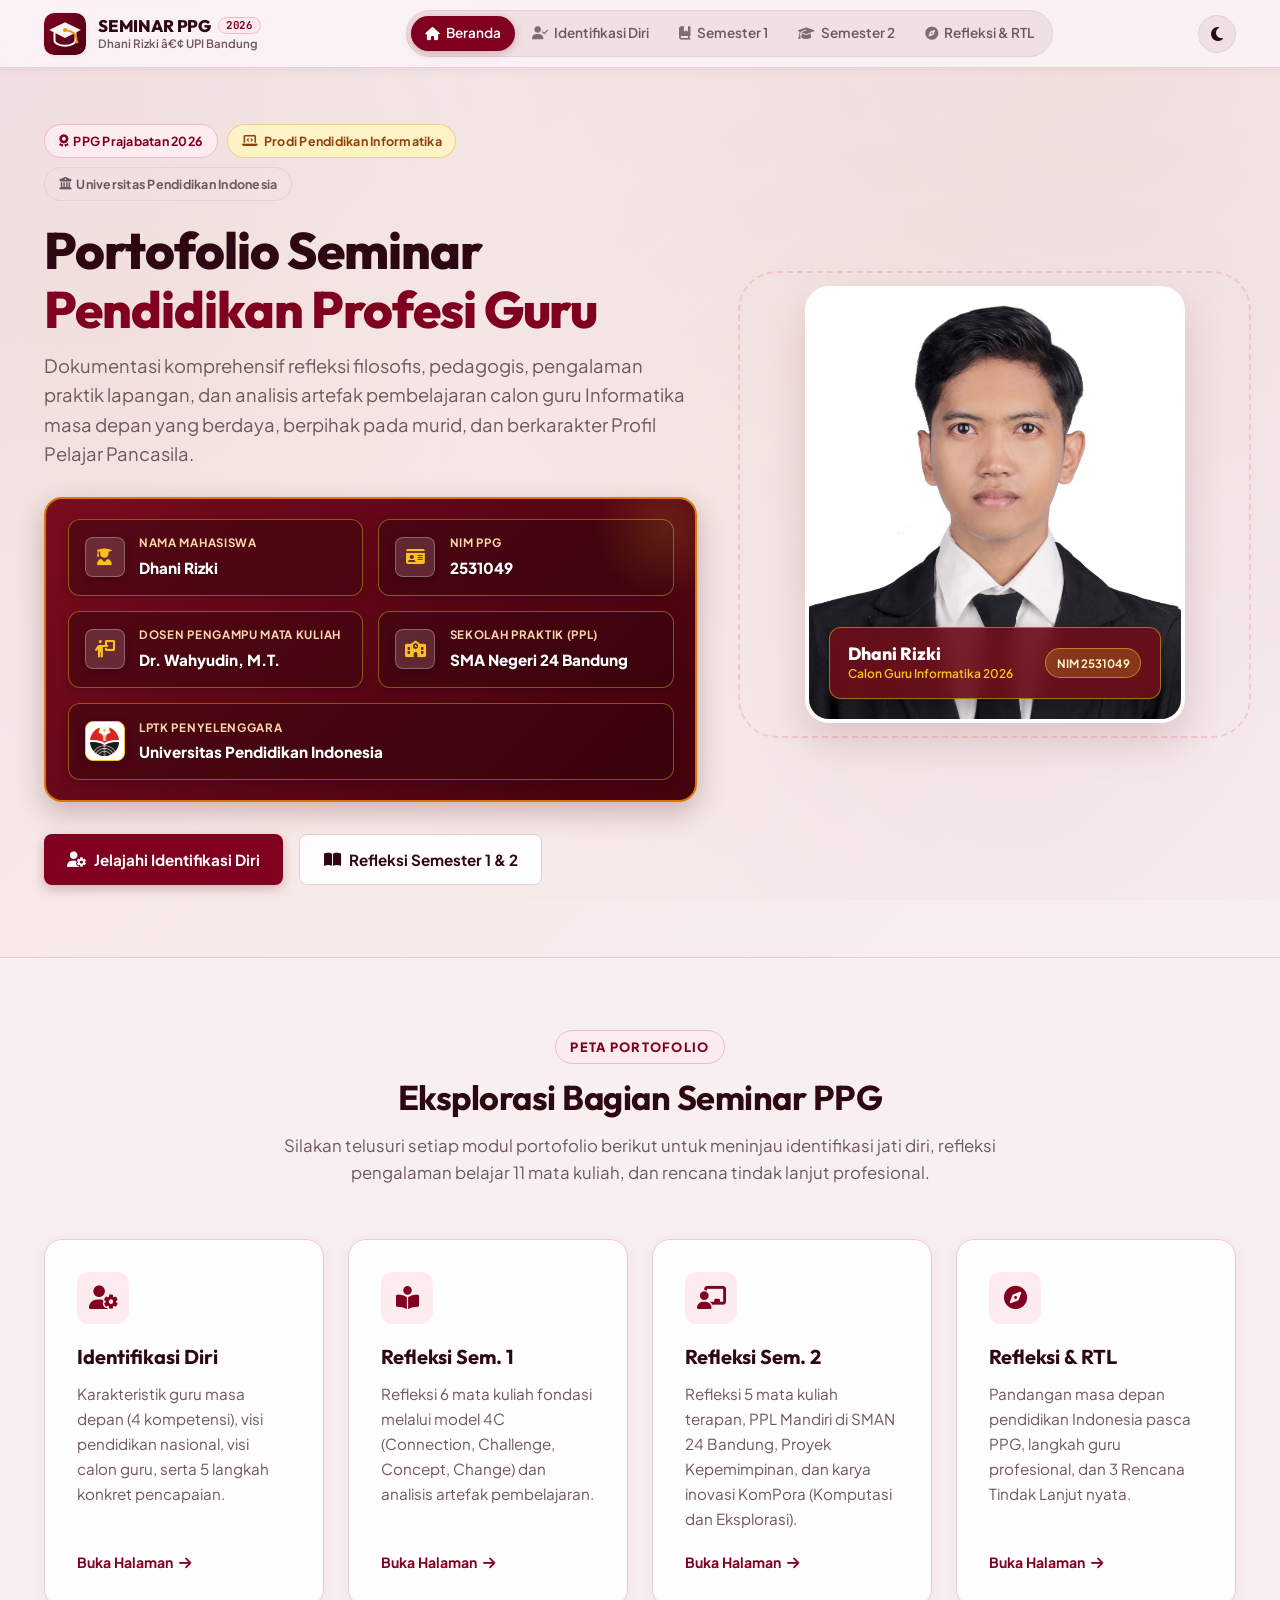
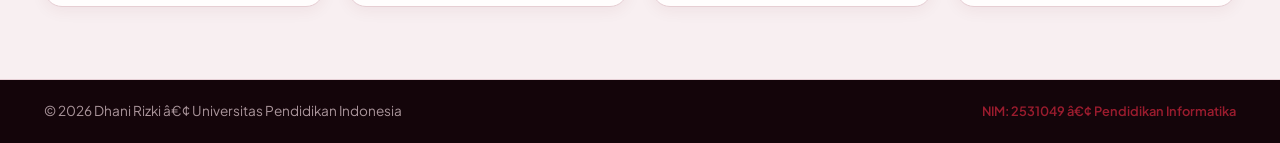
<file: index.html>
﻿<!DOCTYPE html>
<html lang="id" data-theme="light">
<head>
  <meta charset="UTF-8">
  <meta name="viewport" content="width=device-width, initial-scale=1.0">
  <title>Seminar PPG 2026 | Dhani Rizki - Universitas Pendidikan Indonesia</title>
  <link rel="icon" type="image/svg+xml" href="assets/images/favicon.svg">
  
  <!-- Font Awesome 6 -->
  <link rel="stylesheet" href="https://cdnjs.cloudflare.com/ajax/libs/font-awesome/6.5.1/css/all.min.css">
  
  <!-- Main Stylesheet -->
  <link rel="stylesheet" href="css/style.css">
</head>
<body>

    <!-- TOP HEADER / NAVBAR -->
  <header class="site-header">
    <div class="container header-container">
      <!-- Brand & Identity -->
      <a href="index.html" class="header-brand">
        <img src="assets/images/favicon.svg" alt="Logo Seminar PPG 2026" class="brand-logo-img">
        <div class="brand-title-wrap">
          <div class="brand-title">SEMINAR PPG <span class="brand-badge">2026</span></div>
          <div class="brand-subtitle">Dhani Rizki â€¢ UPI Bandung</div>
        </div>
      </a>

      <!-- Desktop Navigation Pills -->
      <nav class="main-nav">
        <a href="index.html" class="nav-link"><i class="fa-solid fa-house"></i> <span>Beranda</span></a>
        <a href="identifikasi-diri.html" class="nav-link"><i class="fa-solid fa-user-check"></i> <span>Identifikasi Diri</span></a>
        <a href="refleksi-semester-1.html" class="nav-link"><i class="fa-solid fa-book-bookmark"></i> <span>Semester 1</span></a>
        <a href="refleksi-semester-2.html" class="nav-link"><i class="fa-solid fa-graduation-cap"></i> <span>Semester 2</span></a>
        <a href="refleksi-pengalaman.html" class="nav-link"><i class="fa-solid fa-compass"></i> <span>Refleksi & RTL</span></a>
      </nav>

      <!-- Action Controls -->
      <div class="header-actions">
        <button class="theme-toggle-btn" aria-label="Ganti Mode Gelap / Terang" title="Ganti Mode Tampilan (Dark/Light)">
          <i class="fa-solid fa-moon"></i>
        </button>
        <button class="mobile-nav-toggle" aria-label="Buka Menu Navigasi">
          <i class="fa-solid fa-bars"></i>
        </button>
      </div>
    </div>
  </header>

  <!-- Mobile Drawer -->
  <div class="mobile-nav-drawer">
    <div class="mobile-drawer-header">
      <span class="mobile-drawer-title"><i class="fa-solid fa-bars-staggered"></i> Menu Navigasi</span>
      <span class="badge badge-maroon" style="font-size: 0.72rem;">PPG 2026</span>
    </div>
    <a href="index.html" class="nav-link"><i class="fa-solid fa-house"></i> Beranda</a>
    <a href="identifikasi-diri.html" class="nav-link"><i class="fa-solid fa-user-check"></i> Identifikasi Diri Guru</a>
    <a href="refleksi-semester-1.html" class="nav-link"><i class="fa-solid fa-book-bookmark"></i> Refleksi Semester 1 (6 MK)</a>
    <a href="refleksi-semester-2.html" class="nav-link"><i class="fa-solid fa-graduation-cap"></i> Refleksi Semester 2 (5 MK)</a>
    <a href="refleksi-pengalaman.html" class="nav-link"><i class="fa-solid fa-compass"></i> Refleksi Belajar & RTL</a>
    <div class="mobile-drawer-footer">
      <div style="font-size: 0.8rem; color: var(--color-text-subtle);">Dhani Rizki (NIM: 2531049)</div>
      <div style="font-size: 0.75rem; color: var(--color-primary); font-weight: 700;">Universitas Pendidikan Indonesia</div>
    </div>
  </div>

  <main>
    <!-- HERO SECTION -->
    <section class="hero-section">
      <div class="container">
        <div class="hero-grid">
          <!-- Left Text & Profile Meta -->
          <div>
            <div class="hero-badge-wrap">
              <span class="badge badge-maroon"><i class="fa-solid fa-award"></i> PPG Prajabatan 2026</span>
              <span class="badge badge-gold"><i class="fa-solid fa-laptop-code"></i> Prodi Pendidikan Informatika</span>
              <span class="badge badge-outline"><i class="fa-solid fa-building-columns"></i> Universitas Pendidikan Indonesia</span>
            </div>

            <h1 class="hero-title">
              Portofolio Seminar <br>
              <span class="highlight">Pendidikan Profesi Guru</span>
            </h1>

            <p class="hero-tagline">
              Dokumentasi komprehensif refleksi filosofis, pedagogis, pengalaman praktik lapangan, dan analisis artefak pembelajaran calon guru Informatika masa depan yang berdaya, berpihak pada murid, dan berkarakter Profil Pelajar Pancasila.
            </p>

            <!-- Quick Academic Meta Table -->
            <div class="hero-quick-meta">
              <div class="meta-item">
                <div class="meta-icon"><i class="fa-solid fa-user-graduate"></i></div>
                <div>
                  <span class="meta-label">Nama Mahasiswa</span>
                  <span class="meta-value">Dhani Rizki</span>
                </div>
              </div>

              <div class="meta-item">
                <div class="meta-icon"><i class="fa-solid fa-id-card"></i></div>
                <div>
                  <span class="meta-label">NIM PPG</span>
                  <span class="meta-value">2531049</span>
                </div>
              </div>

              <div class="meta-item">
                <div class="meta-icon"><i class="fa-solid fa-person-chalkboard"></i></div>
                <div>
                  <span class="meta-label">Dosen Pengampu Mata Kuliah</span>
                  <span class="meta-value">Dr. Wahyudin, M.T.</span>
                </div>
              </div>

              <div class="meta-item">
                <div class="meta-icon"><i class="fa-solid fa-school"></i></div>
                <div>
                  <span class="meta-label">Sekolah Praktik (PPL)</span>
                  <span class="meta-value">SMA Negeri 24 Bandung</span>
                </div>
              </div>

              <div class="meta-item meta-item-full">
                <div class="meta-icon meta-icon-logo">
                  <img src="assets/images/logo_upi.png" alt="Logo Universitas Pendidikan Indonesia" class="meta-upi-img">
                </div>
                <div>
                  <span class="meta-label">LPTK Penyelenggara</span>
                  <span class="meta-value">Universitas Pendidikan Indonesia</span>
                </div>
              </div>
            </div>

            <!-- Call to Actions -->
            <div class="hero-cta-group">
              <a href="identifikasi-diri.html" class="btn btn-primary">
                <i class="fa-solid fa-user-gear"></i> Jelajahi Identifikasi Diri
              </a>
              <a href="refleksi-semester-1.html" class="btn btn-secondary">
                <i class="fa-solid fa-book-open"></i> Refleksi Semester 1 & 2
              </a>
            </div>
          </div>

          <!-- Right Portrait -->
          <div class="hero-portrait-card">
            <div class="portrait-glow"></div>
            <div class="portrait-wrapper">
              <img src="assets/images/profile.jpg" alt="Foto Profil Dhani Rizki" class="portrait-img">
              <div class="portrait-badge-overlay">
                <div>
                  <div class="overlay-name">Dhani Rizki</div>
                  <div class="overlay-role">Calon Guru Informatika 2026</div>
                </div>
                <span class="overlay-badge">NIM 2531049</span>
              </div>
            </div>
          </div>
        </div>
      </div>
    </section>

    <!-- SECTION: PETA STRUKTUR PORTOFOLIO SEMINAR PPG -->
    <section class="section">
      <div class="container">
        <div class="section-header">
          <span class="section-tag">Peta Portofolio</span>
          <h2 class="section-title">Eksplorasi Bagian Seminar PPG</h2>
          <p class="section-description">
            Silakan telusuri setiap modul portofolio berikut untuk meninjau identifikasi jati diri, refleksi pengalaman belajar 11 mata kuliah, dan rencana tindak lanjut profesional.
          </p>
        </div>

        <div class="cards-grid-4">
          <!-- Card 1 -->
          <a href="identifikasi-diri.html" class="card" style="text-decoration: none;">
            <div class="card-icon-header">
              <i class="fa-solid fa-user-gear"></i>
            </div>
            <h3 class="card-title">Identifikasi Diri</h3>
            <div class="card-body">
              Karakteristik guru masa depan (4 kompetensi), visi pendidikan nasional, visi calon guru, serta 5 langkah konkret pencapaian.
            </div>
            <div style="margin-top: 1.25rem; font-weight: 700; color: var(--color-primary); font-size: 0.88rem; display: flex; align-items: center; gap: 0.4rem;">
              Buka Halaman <i class="fa-solid fa-arrow-right"></i>
            </div>
          </a>

          <!-- Card 2 -->
          <a href="refleksi-semester-1.html" class="card" style="text-decoration: none;">
            <div class="card-icon-header">
              <i class="fa-solid fa-book-open-reader"></i>
            </div>
            <h3 class="card-title">Refleksi Sem. 1</h3>
            <div class="card-body">
              Refleksi 6 mata kuliah fondasi melalui model 4C (Connection, Challenge, Concept, Change) dan analisis artefak pembelajaran.
            </div>
            <div style="margin-top: 1.25rem; font-weight: 700; color: var(--color-primary); font-size: 0.88rem; display: flex; align-items: center; gap: 0.4rem;">
              Buka Halaman <i class="fa-solid fa-arrow-right"></i>
            </div>
          </a>

          <!-- Card 3 -->
          <a href="refleksi-semester-2.html" class="card" style="text-decoration: none;">
            <div class="card-icon-header">
              <i class="fa-solid fa-chalkboard-user"></i>
            </div>
            <h3 class="card-title">Refleksi Sem. 2</h3>
            <div class="card-body">
              Refleksi 5 mata kuliah terapan, PPL Mandiri di SMAN 24 Bandung, Proyek Kepemimpinan, dan karya inovasi KomPora (Komputasi dan Eksplorasi).
            </div>
            <div style="margin-top: 1.25rem; font-weight: 700; color: var(--color-primary); font-size: 0.88rem; display: flex; align-items: center; gap: 0.4rem;">
              Buka Halaman <i class="fa-solid fa-arrow-right"></i>
            </div>
          </a>

          <!-- Card 4 -->
          <a href="refleksi-pengalaman.html" class="card" style="text-decoration: none;">
            <div class="card-icon-header">
              <i class="fa-solid fa-compass"></i>
            </div>
            <h3 class="card-title">Refleksi & RTL</h3>
            <div class="card-body">
              Pandangan masa depan pendidikan Indonesia pasca PPG, langkah guru profesional, dan 3 Rencana Tindak Lanjut nyata.
            </div>
            <div style="margin-top: 1.25rem; font-weight: 700; color: var(--color-primary); font-size: 0.88rem; display: flex; align-items: center; gap: 0.4rem;">
              Buka Halaman <i class="fa-solid fa-arrow-right"></i>
            </div>
          </a>
        </div>
      </div>
    </section>
  </main>

    <!-- FOOTER -->
  <footer class="site-footer">
    <div class="container footer-simple">
      <div>&copy; 2026 Dhani Rizki â€¢ Universitas Pendidikan Indonesia</div>
      <div class="footer-meta-pill">NIM: 2531049 â€¢ Pendidikan Informatika</div>
    </div>
  </footer>



  <!-- Scripts -->
  <script src="js/data.js"></script>
  <script src="js/main.js"></script>
</body>
</html>
</file>
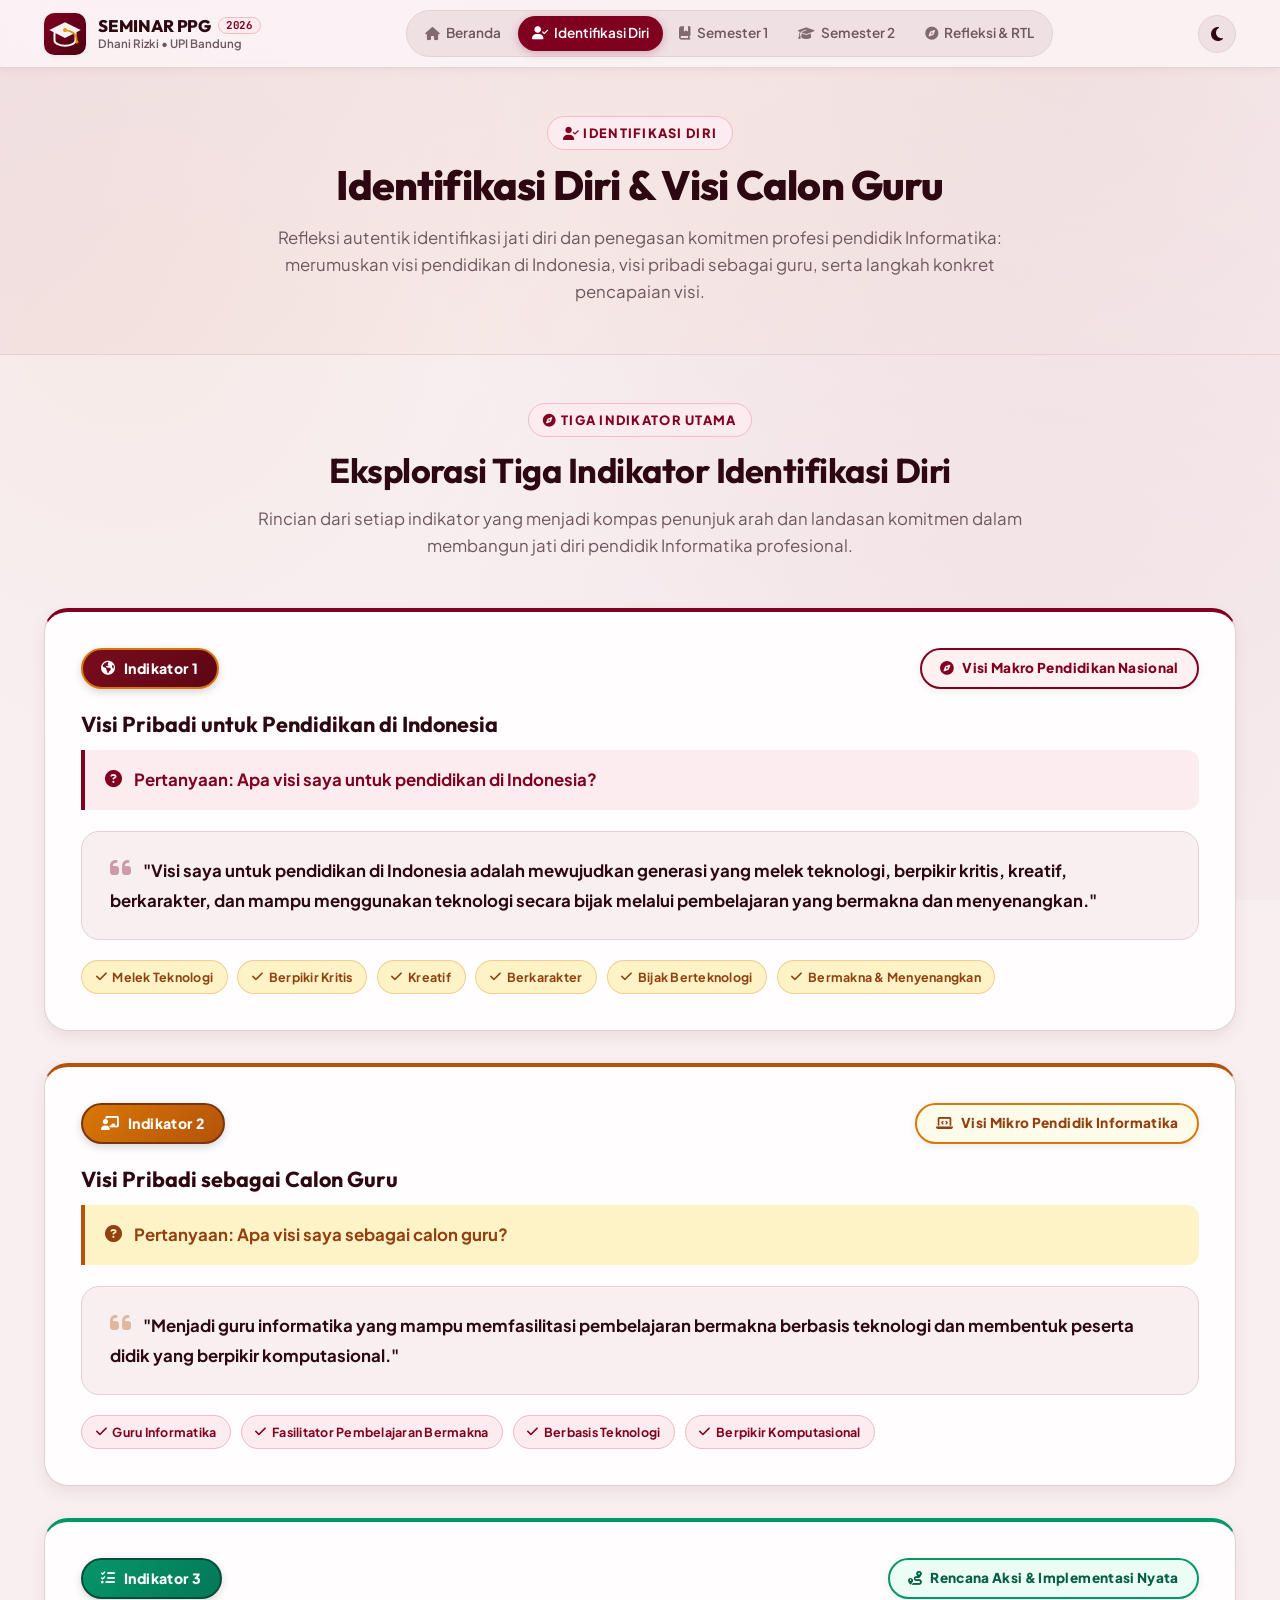
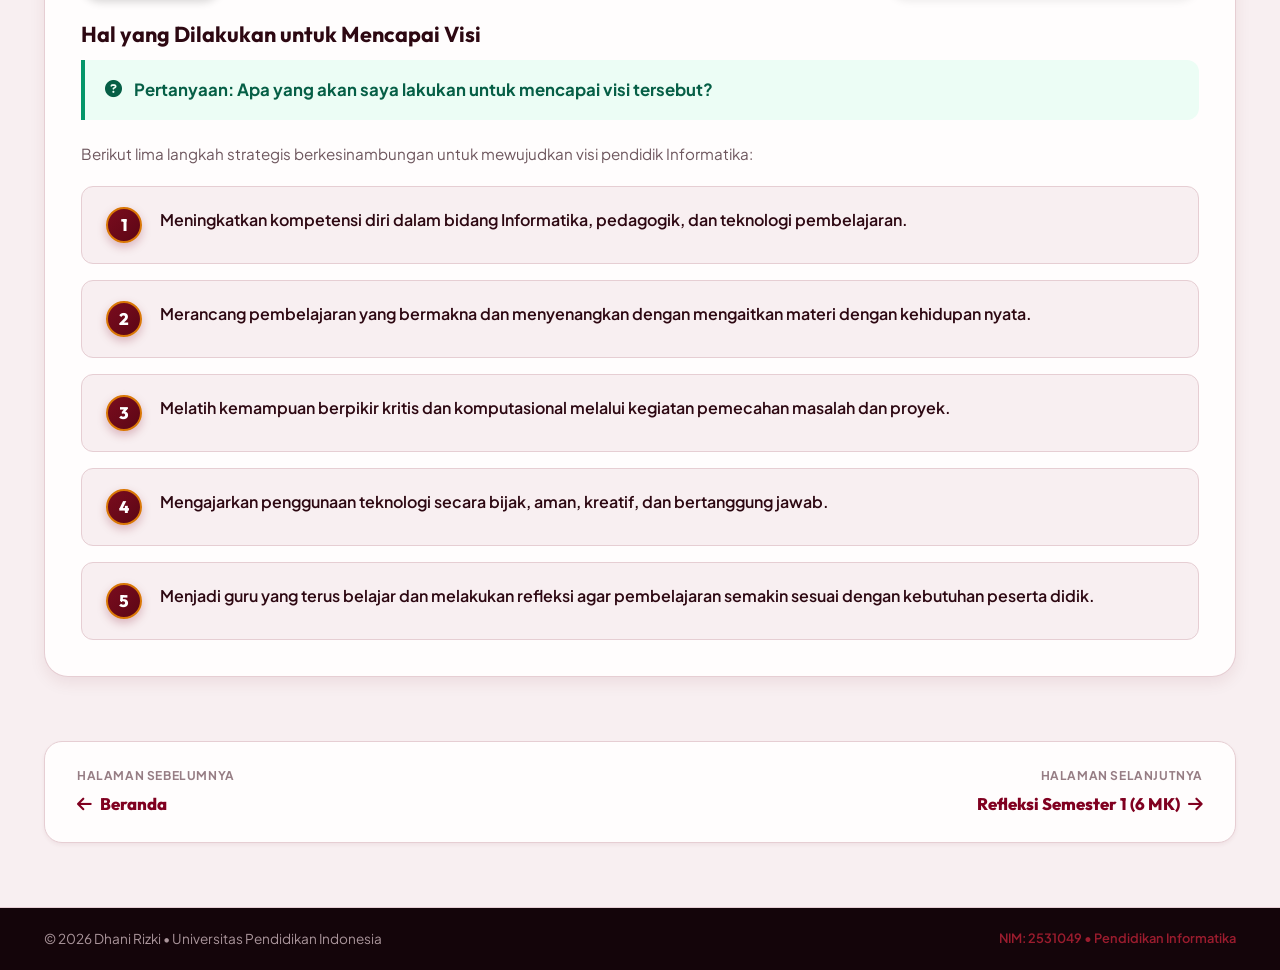
<file: identifikasi-diri.html>
<!DOCTYPE html>
<html lang="id" data-theme="light">
<head>
  <meta charset="UTF-8">
  <meta name="viewport" content="width=device-width, initial-scale=1.0">
  <title>Identifikasi Diri | Seminar PPG 2026 - Dhani Rizki</title>
  <link rel="icon" type="image/svg+xml" href="assets/images/favicon.svg">
  
  <!-- Font Awesome 6 -->
  <link rel="stylesheet" href="https://cdnjs.cloudflare.com/ajax/libs/font-awesome/6.5.1/css/all.min.css">
  
  <!-- Main Stylesheet -->
  <link rel="stylesheet" href="css/style.css">
</head>
<body>

    <!-- TOP HEADER / NAVBAR -->
  <header class="site-header">
    <div class="container header-container">
      <!-- Brand & Identity -->
      <a href="index.html" class="header-brand">
        <img src="assets/images/favicon.svg" alt="Logo Seminar PPG 2026" class="brand-logo-img">
        <div class="brand-title-wrap">
          <div class="brand-title">SEMINAR PPG <span class="brand-badge">2026</span></div>
          <div class="brand-subtitle">Dhani Rizki • UPI Bandung</div>
        </div>
      </a>

      <!-- Desktop Navigation Pills -->
      <nav class="main-nav">
        <a href="index.html" class="nav-link"><i class="fa-solid fa-house"></i> <span>Beranda</span></a>
        <a href="identifikasi-diri.html" class="nav-link"><i class="fa-solid fa-user-check"></i> <span>Identifikasi Diri</span></a>
        <a href="refleksi-semester-1.html" class="nav-link"><i class="fa-solid fa-book-bookmark"></i> <span>Semester 1</span></a>
        <a href="refleksi-semester-2.html" class="nav-link"><i class="fa-solid fa-graduation-cap"></i> <span>Semester 2</span></a>
        <a href="refleksi-pengalaman.html" class="nav-link"><i class="fa-solid fa-compass"></i> <span>Refleksi & RTL</span></a>
      </nav>

      <!-- Action Controls -->
      <div class="header-actions">
        <button class="theme-toggle-btn" aria-label="Ganti Mode Gelap / Terang" title="Ganti Mode Tampilan (Dark/Light)">
          <i class="fa-solid fa-moon"></i>
        </button>
        <button class="mobile-nav-toggle" aria-label="Buka Menu Navigasi">
          <i class="fa-solid fa-bars"></i>
        </button>
      </div>
    </div>
  </header>

  <!-- Mobile Drawer -->
  <div class="mobile-nav-drawer">
    <div class="mobile-drawer-header">
      <span class="mobile-drawer-title"><i class="fa-solid fa-bars-staggered"></i> Menu Navigasi</span>
      <span class="badge badge-maroon" style="font-size: 0.72rem;">PPG 2026</span>
    </div>
    <a href="index.html" class="nav-link"><i class="fa-solid fa-house"></i> Beranda</a>
    <a href="identifikasi-diri.html" class="nav-link"><i class="fa-solid fa-user-check"></i> Identifikasi Diri Guru</a>
    <a href="refleksi-semester-1.html" class="nav-link"><i class="fa-solid fa-book-bookmark"></i> Refleksi Semester 1 (6 MK)</a>
    <a href="refleksi-semester-2.html" class="nav-link"><i class="fa-solid fa-graduation-cap"></i> Refleksi Semester 2 (5 MK)</a>
    <a href="refleksi-pengalaman.html" class="nav-link"><i class="fa-solid fa-compass"></i> Refleksi Belajar & RTL</a>
    <div class="mobile-drawer-footer">
      <div style="font-size: 0.8rem; color: var(--color-text-subtle);">Dhani Rizki (NIM: 2531049)</div>
      <div style="font-size: 0.75rem; color: var(--color-primary); font-weight: 700;">Universitas Pendidikan Indonesia</div>
    </div>
  </div>

  <main>
    <!-- PAGE HERO -->
    <section class="hero-section" style="padding: 3rem 0;">
      <div class="container">
        <div class="section-header" style="margin-bottom: 0;">
          <span class="section-tag"><i class="fa-solid fa-user-check"></i> Identifikasi Diri</span>
          <h1 class="hero-title" style="font-size: clamp(2rem, 3.2vw, 2.6rem); margin-bottom: 1rem;">
            Identifikasi Diri & Visi Calon Guru
          </h1>
          <p class="section-description">
            Refleksi autentik identifikasi jati diri dan penegasan komitmen profesi pendidik Informatika: merumuskan visi pendidikan di Indonesia, visi pribadi sebagai guru, serta langkah konkret pencapaian visi.
          </p>
        </div>
      </div>
    </section>

    <!-- SECTION: EKSPLORASI TIGA INDIKATOR IDENTIFIKASI DIRI -->
    <section class="section" style="padding-top: 3rem; padding-bottom: 4rem;">
      <div class="container">
        <div class="section-header" style="margin-bottom: 3rem;">
          <span class="section-tag"><i class="fa-solid fa-compass"></i> Tiga Indikator Utama</span>
          <h2 class="section-title">Eksplorasi Tiga Indikator Identifikasi Diri</h2>
          <p class="section-description">
            Rincian dari setiap indikator yang menjadi kompas penunjuk arah dan landasan komitmen dalam membangun jati diri pendidik Informatika profesional.
          </p>
        </div>

        <!-- Indikator 1 Card -->
        <div class="lk-feature-card" style="border-top: 4px solid var(--color-primary);">
          <div class="lk-feature-badge-wrap">
            <span class="lk-badge-pill lk-pill-maroon">
              <i class="fa-solid fa-earth-americas"></i> Indikator 1
            </span>
            <span class="lk-badge-context lk-context-maroon">
              <i class="fa-solid fa-compass"></i> Visi Makro Pendidikan Nasional
            </span>
          </div>

          <h3 style="font-size: 1.35rem; margin-bottom: 0.75rem; color: var(--color-text-title);">
            Visi Pribadi untuk Pendidikan di Indonesia
          </h3>

          <div class="lk-question-callout">
            <i class="fa-solid fa-circle-question"></i>
            <span><strong>Pertanyaan:</strong> Apa visi saya untuk pendidikan di Indonesia?</span>
          </div>

          <div class="lk-answer-box">
            <i class="fa-solid fa-quote-left" style="color: var(--color-primary); opacity: 0.35; font-size: 1.5rem; margin-right: 0.5rem;"></i>
            <strong>"Visi saya untuk pendidikan di Indonesia adalah mewujudkan generasi yang melek teknologi, berpikir kritis, kreatif, berkarakter, dan mampu menggunakan teknologi secara bijak melalui pembelajaran yang bermakna dan menyenangkan."</strong>
          </div>

          <div style="display: flex; flex-wrap: wrap; gap: 0.6rem; margin-top: 1.25rem;">
            <span class="badge badge-gold"><i class="fa-solid fa-check"></i> Melek Teknologi</span>
            <span class="badge badge-gold"><i class="fa-solid fa-check"></i> Berpikir Kritis</span>
            <span class="badge badge-gold"><i class="fa-solid fa-check"></i> Kreatif</span>
            <span class="badge badge-gold"><i class="fa-solid fa-check"></i> Berkarakter</span>
            <span class="badge badge-gold"><i class="fa-solid fa-check"></i> Bijak Berteknologi</span>
            <span class="badge badge-gold"><i class="fa-solid fa-check"></i> Bermakna & Menyenangkan</span>
          </div>
        </div>

        <!-- Indikator 2 Card -->
        <div class="lk-feature-card" style="border-top: 4px solid var(--color-accent);">
          <div class="lk-feature-badge-wrap">
            <span class="lk-badge-pill lk-pill-gold">
              <i class="fa-solid fa-chalkboard-user"></i> Indikator 2
            </span>
            <span class="lk-badge-context lk-context-gold">
              <i class="fa-solid fa-laptop-code"></i> Visi Mikro Pendidik Informatika
            </span>
          </div>

          <h3 style="font-size: 1.35rem; margin-bottom: 0.75rem; color: var(--color-text-title);">
            Visi Pribadi sebagai Calon Guru
          </h3>

          <div class="lk-question-callout" style="background: var(--color-accent-soft); border-left-color: var(--color-accent); color: var(--color-accent-text);">
            <i class="fa-solid fa-circle-question"></i>
            <span><strong>Pertanyaan:</strong> Apa visi saya sebagai calon guru?</span>
          </div>

          <div class="lk-answer-box">
            <i class="fa-solid fa-quote-left" style="color: var(--color-accent); opacity: 0.35; font-size: 1.5rem; margin-right: 0.5rem;"></i>
            <strong>"Menjadi guru informatika yang mampu memfasilitasi pembelajaran bermakna berbasis teknologi dan membentuk peserta didik yang berpikir komputasional."</strong>
          </div>

          <div style="display: flex; flex-wrap: wrap; gap: 0.6rem; margin-top: 1.25rem;">
            <span class="badge badge-maroon"><i class="fa-solid fa-check"></i> Guru Informatika</span>
            <span class="badge badge-maroon"><i class="fa-solid fa-check"></i> Fasilitator Pembelajaran Bermakna</span>
            <span class="badge badge-maroon"><i class="fa-solid fa-check"></i> Berbasis Teknologi</span>
            <span class="badge badge-maroon"><i class="fa-solid fa-check"></i> Berpikir Komputasional</span>
          </div>
        </div>

        <!-- Indikator 3 Card -->
        <div class="lk-feature-card" style="border-top: 4px solid #059669;">
          <div class="lk-feature-badge-wrap">
            <span class="lk-badge-pill lk-pill-green">
              <i class="fa-solid fa-list-check"></i> Indikator 3
            </span>
            <span class="lk-badge-context lk-context-green">
              <i class="fa-solid fa-route"></i> Rencana Aksi & Implementasi Nyata
            </span>
          </div>

          <h3 style="font-size: 1.35rem; margin-bottom: 0.75rem; color: var(--color-text-title);">
            Hal yang Dilakukan untuk Mencapai Visi
          </h3>

          <div class="lk-question-callout" style="background: #ECFDF5; border-left-color: #059669; color: #065F46;">
            <i class="fa-solid fa-circle-question"></i>
            <span><strong>Pertanyaan:</strong> Apa yang akan saya lakukan untuk mencapai visi tersebut?</span>
          </div>

          <p style="color: var(--color-text-muted); margin-bottom: 1.25rem; font-size: 0.95rem;">
            Berikut lima langkah strategis berkesinambungan untuk mewujudkan visi pendidik Informatika:
          </p>

          <div class="lk-steps-grid">
            <!-- Langkah 1 -->
            <div class="lk-step-item">
              <div class="lk-step-num">1</div>
              <div>
                <p class="lk-step-text">
                  Meningkatkan kompetensi diri dalam bidang Informatika, pedagogik, dan teknologi pembelajaran.
                </p>
              </div>
            </div>

            <!-- Langkah 2 -->
            <div class="lk-step-item">
              <div class="lk-step-num">2</div>
              <div>
                <p class="lk-step-text">
                  Merancang pembelajaran yang bermakna dan menyenangkan dengan mengaitkan materi dengan kehidupan nyata.
                </p>
              </div>
            </div>

            <!-- Langkah 3 -->
            <div class="lk-step-item">
              <div class="lk-step-num">3</div>
              <div>
                <p class="lk-step-text">
                  Melatih kemampuan berpikir kritis dan komputasional melalui kegiatan pemecahan masalah dan proyek.
                </p>
              </div>
            </div>

            <!-- Langkah 4 -->
            <div class="lk-step-item">
              <div class="lk-step-num">4</div>
              <div>
                <p class="lk-step-text">
                  Mengajarkan penggunaan teknologi secara bijak, aman, kreatif, dan bertanggung jawab.
                </p>
              </div>
            </div>

            <!-- Langkah 5 -->
            <div class="lk-step-item">
              <div class="lk-step-num">5</div>
              <div>
                <p class="lk-step-text">
                  Menjadi guru yang terus belajar dan melakukan refleksi agar pembelajaran semakin sesuai dengan kebutuhan peserta didik.
                </p>
              </div>
            </div>
          </div>
        </div>

        <!-- Pagination / Next Navigation Banner -->
        <div class="page-nav-banner">
          <div class="page-nav-item">
            <span class="page-nav-label">Halaman Sebelumnya</span>
            <a href="index.html" class="page-nav-link"><i class="fa-solid fa-arrow-left"></i> Beranda</a>
          </div>
          <div class="page-nav-item" style="text-align: right;">
            <span class="page-nav-label">Halaman Selanjutnya</span>
            <a href="refleksi-semester-1.html" class="page-nav-link">Refleksi Semester 1 (6 MK) <i class="fa-solid fa-arrow-right"></i></a>
          </div>
        </div>

      </div>
    </section>
  </main>

    <!-- FOOTER -->
  <footer class="site-footer">
    <div class="container footer-simple">
      <div>&copy; 2026 Dhani Rizki • Universitas Pendidikan Indonesia</div>
      <div class="footer-meta-pill">NIM: 2531049 • Pendidikan Informatika</div>
    </div>
  </footer>



  <!-- Scripts -->
  <script src="js/data.js"></script>
  <script src="js/main.js"></script>
</body>
</html>
</file>
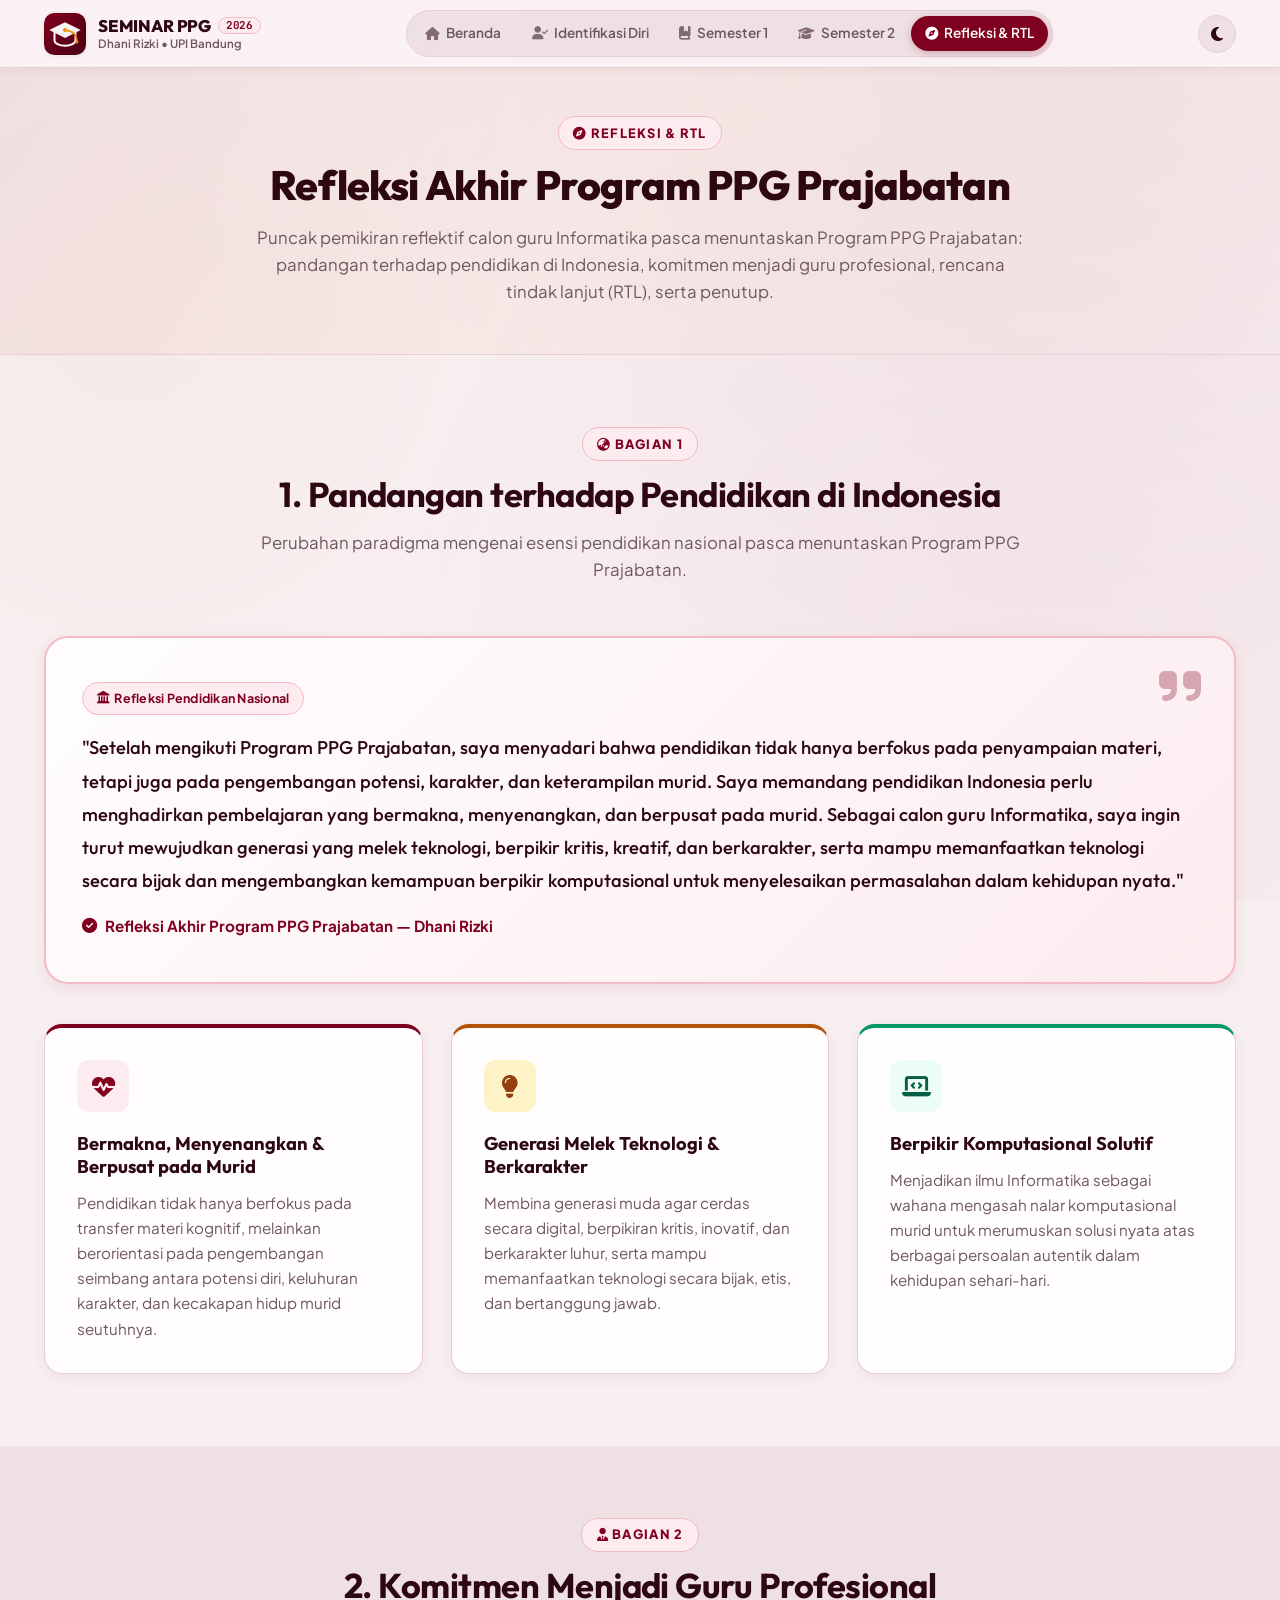
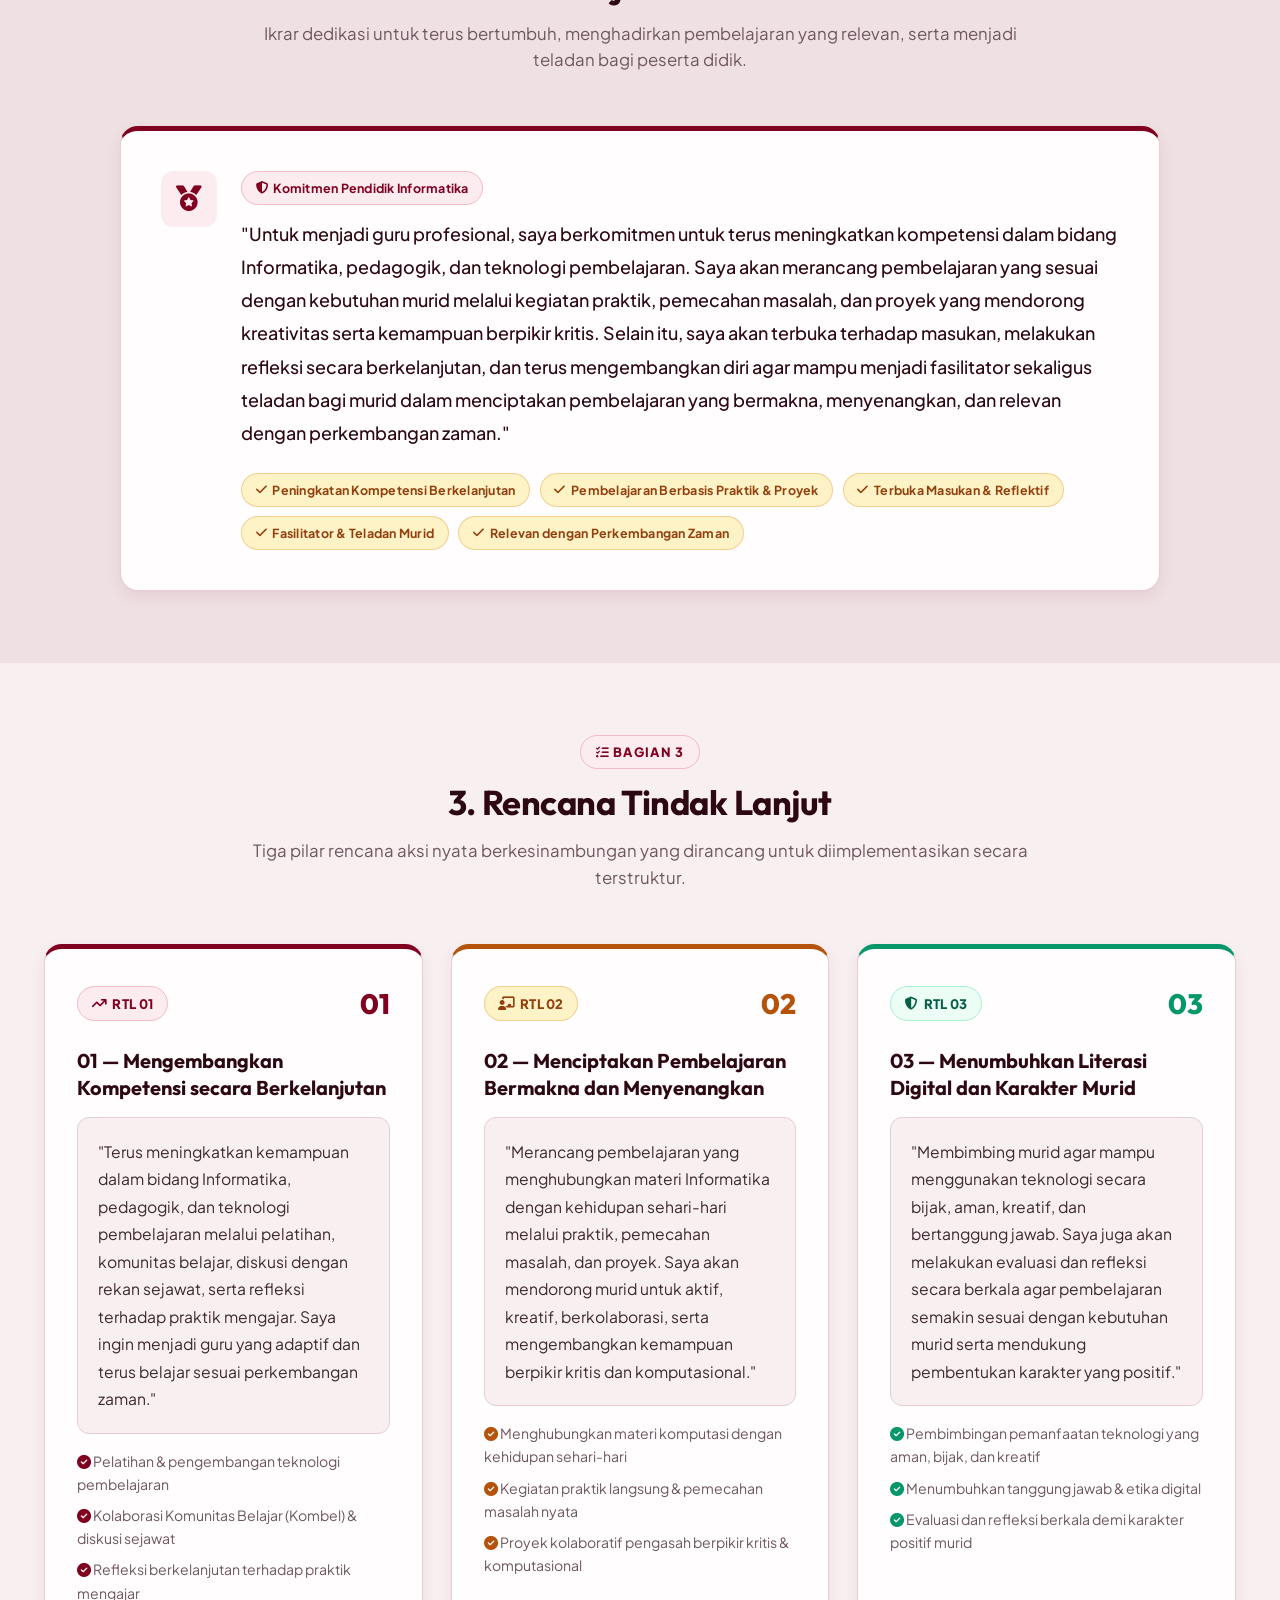
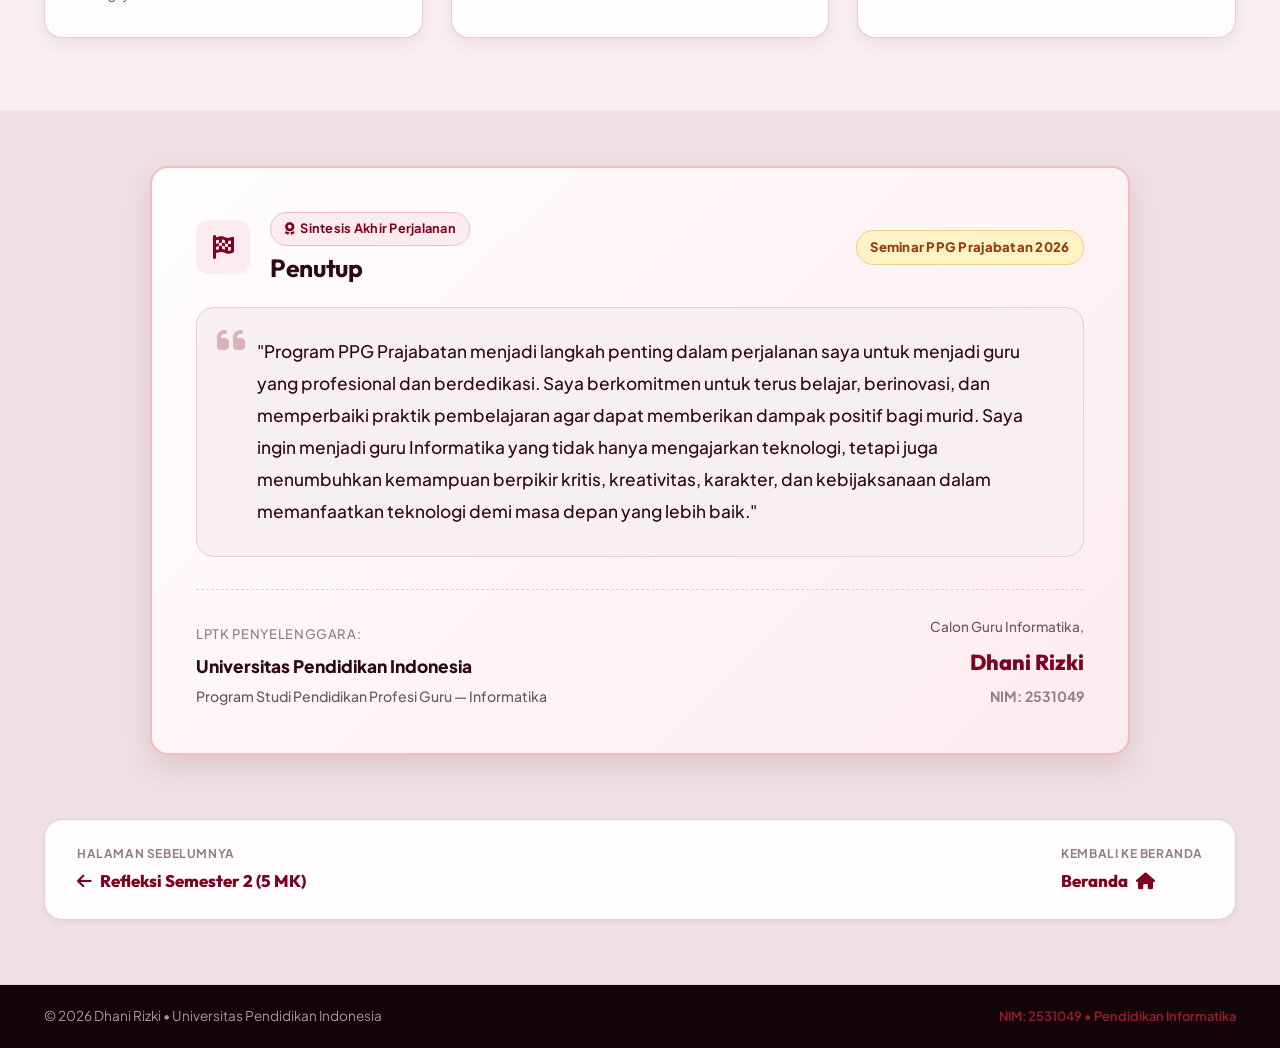
<file: refleksi-pengalaman.html>
<!DOCTYPE html>
<html lang="id" data-theme="light">
<head>
  <meta charset="UTF-8">
  <meta name="viewport" content="width=device-width, initial-scale=1.0">
  <title>Refleksi Pengalaman Belajar & RTL | Seminar PPG 2026 - Dhani Rizki</title>
  <link rel="icon" type="image/svg+xml" href="assets/images/favicon.svg">
  
  <!-- Font Awesome 6 -->
  <link rel="stylesheet" href="https://cdnjs.cloudflare.com/ajax/libs/font-awesome/6.5.1/css/all.min.css">
  
  <!-- Main Stylesheet -->
  <link rel="stylesheet" href="css/style.css">
</head>
<body>

    <!-- TOP HEADER / NAVBAR -->
  <header class="site-header">
    <div class="container header-container">
      <!-- Brand & Identity -->
      <a href="index.html" class="header-brand">
        <img src="assets/images/favicon.svg" alt="Logo Seminar PPG 2026" class="brand-logo-img">
        <div class="brand-title-wrap">
          <div class="brand-title">SEMINAR PPG <span class="brand-badge">2026</span></div>
          <div class="brand-subtitle">Dhani Rizki • UPI Bandung</div>
        </div>
      </a>

      <!-- Desktop Navigation Pills -->
      <nav class="main-nav">
        <a href="index.html" class="nav-link"><i class="fa-solid fa-house"></i> <span>Beranda</span></a>
        <a href="identifikasi-diri.html" class="nav-link"><i class="fa-solid fa-user-check"></i> <span>Identifikasi Diri</span></a>
        <a href="refleksi-semester-1.html" class="nav-link"><i class="fa-solid fa-book-bookmark"></i> <span>Semester 1</span></a>
        <a href="refleksi-semester-2.html" class="nav-link"><i class="fa-solid fa-graduation-cap"></i> <span>Semester 2</span></a>
        <a href="refleksi-pengalaman.html" class="nav-link"><i class="fa-solid fa-compass"></i> <span>Refleksi & RTL</span></a>
      </nav>

      <!-- Action Controls -->
      <div class="header-actions">
        <button class="theme-toggle-btn" aria-label="Ganti Mode Gelap / Terang" title="Ganti Mode Tampilan (Dark/Light)">
          <i class="fa-solid fa-moon"></i>
        </button>
        <button class="mobile-nav-toggle" aria-label="Buka Menu Navigasi">
          <i class="fa-solid fa-bars"></i>
        </button>
      </div>
    </div>
  </header>

  <!-- Mobile Drawer -->
  <div class="mobile-nav-drawer">
    <div class="mobile-drawer-header">
      <span class="mobile-drawer-title"><i class="fa-solid fa-bars-staggered"></i> Menu Navigasi</span>
      <span class="badge badge-maroon" style="font-size: 0.72rem;">PPG 2026</span>
    </div>
    <a href="index.html" class="nav-link"><i class="fa-solid fa-house"></i> Beranda</a>
    <a href="identifikasi-diri.html" class="nav-link"><i class="fa-solid fa-user-check"></i> Identifikasi Diri Guru</a>
    <a href="refleksi-semester-1.html" class="nav-link"><i class="fa-solid fa-book-bookmark"></i> Refleksi Semester 1 (6 MK)</a>
    <a href="refleksi-semester-2.html" class="nav-link"><i class="fa-solid fa-graduation-cap"></i> Refleksi Semester 2 (5 MK)</a>
    <a href="refleksi-pengalaman.html" class="nav-link"><i class="fa-solid fa-compass"></i> Refleksi Belajar & RTL</a>
    <div class="mobile-drawer-footer">
      <div style="font-size: 0.8rem; color: var(--color-text-subtle);">Dhani Rizki (NIM: 2531049)</div>
      <div style="font-size: 0.75rem; color: var(--color-primary); font-weight: 700;">Universitas Pendidikan Indonesia</div>
    </div>
  </div>

  <main>
    <!-- PAGE HERO -->
    <section class="hero-section" style="padding: 3rem 0;">
      <div class="container">
        <div class="section-header" style="margin-bottom: 0;">
          <span class="section-tag"><i class="fa-solid fa-compass"></i> Refleksi & RTL</span>
          <h1 class="hero-title" style="font-size: clamp(2rem, 3.2vw, 2.6rem); margin-bottom: 1rem;">
            Refleksi Akhir Program PPG Prajabatan
          </h1>
          <p class="section-description">
            Puncak pemikiran reflektif calon guru Informatika pasca menuntaskan Program PPG Prajabatan: pandangan terhadap pendidikan di Indonesia, komitmen menjadi guru profesional, rencana tindak lanjut (RTL), serta penutup.
          </p>
        </div>
      </div>
    </section>

    <!-- SECTION 1: PANDANGAN TERHADAP PENDIDIKAN DI INDONESIA -->
    <section class="section">
      <div class="container">
        <div class="section-header">
          <span class="section-tag"><i class="fa-solid fa-earth-asia"></i> Bagian 1</span>
          <h2 class="section-title">
            1. Pandangan terhadap Pendidikan di Indonesia
          </h2>
          <p class="section-description">
            Perubahan paradigma mengenai esensi pendidikan nasional pasca menuntaskan Program PPG Prajabatan.
          </p>
        </div>

        <div class="quote-card" style="margin-bottom: 2.5rem;">
          <i class="fa-solid fa-quote-right quote-icon"></i>
          <span class="badge badge-maroon" style="margin-bottom: 1rem;">
            <i class="fa-solid fa-landmark"></i> Refleksi Pendidikan Nasional
          </span>
          <p class="quote-text" style="font-size: 1.15rem; font-weight: 500; line-height: 1.8;">
            "Setelah mengikuti Program PPG Prajabatan, saya menyadari bahwa pendidikan tidak hanya berfokus pada penyampaian materi, tetapi juga pada pengembangan potensi, karakter, dan keterampilan murid. Saya memandang pendidikan Indonesia perlu menghadirkan pembelajaran yang bermakna, menyenangkan, dan berpusat pada murid. Sebagai calon guru Informatika, saya ingin turut mewujudkan generasi yang melek teknologi, berpikir kritis, kreatif, dan berkarakter, serta mampu memanfaatkan teknologi secara bijak dan mengembangkan kemampuan berpikir komputasional untuk menyelesaikan permasalahan dalam kehidupan nyata."
          </p>
          <div class="quote-author">
            <i class="fa-solid fa-circle-check"></i> Refleksi Akhir Program PPG Prajabatan — Dhani Rizki
          </div>
        </div>

        <!-- 3 Pilar Penjabaran dari Teks -->
        <div class="cards-grid-3">
          <div class="card" style="border-top: 4px solid var(--color-primary);">
            <div class="card-icon-header" style="background: var(--color-primary-soft); color: var(--color-primary);">
              <i class="fa-solid fa-heart-pulse"></i>
            </div>
            <h3 class="card-title" style="font-size: 1.15rem;">Bermakna, Menyenangkan & Berpusat pada Murid</h3>
            <div class="card-body">
              <p>
                Pendidikan tidak hanya berfokus pada transfer materi kognitif, melainkan berorientasi pada pengembangan seimbang antara potensi diri, keluhuran karakter, dan kecakapan hidup murid seutuhnya.
              </p>
            </div>
          </div>

          <div class="card" style="border-top: 4px solid var(--color-accent);">
            <div class="card-icon-header" style="background: var(--color-accent-soft); color: var(--color-accent-text);">
              <i class="fa-solid fa-lightbulb"></i>
            </div>
            <h3 class="card-title" style="font-size: 1.15rem;">Generasi Melek Teknologi & Berkarakter</h3>
            <div class="card-body">
              <p>
                Membina generasi muda agar cerdas secara digital, berpikiran kritis, inovatif, dan berkarakter luhur, serta mampu memanfaatkan teknologi secara bijak, etis, dan bertanggung jawab.
              </p>
            </div>
          </div>

          <div class="card" style="border-top: 4px solid #059669;">
            <div class="card-icon-header" style="background: #ECFDF5; color: #065F46;">
              <i class="fa-solid fa-laptop-code"></i>
            </div>
            <h3 class="card-title" style="font-size: 1.15rem;">Berpikir Komputasional Solutif</h3>
            <div class="card-body">
              <p>
                Menjadikan ilmu Informatika sebagai wahana mengasah nalar komputasional murid untuk merumuskan solusi nyata atas berbagai persoalan autentik dalam kehidupan sehari-hari.
              </p>
            </div>
          </div>
        </div>
      </div>
    </section>

    <!-- SECTION 2: KOMITMEN MENJADI GURU PROFESIONAL -->
    <section class="section section-alt">
      <div class="container">
        <div class="section-header">
          <span class="section-tag"><i class="fa-solid fa-user-tie"></i> Bagian 2</span>
          <h2 class="section-title">
            2. Komitmen Menjadi Guru Profesional
          </h2>
          <p class="section-description">
            Ikrar dedikasi untuk terus bertumbuh, menghadirkan pembelajaran yang relevan, serta menjadi teladan bagi peserta didik.
          </p>
        </div>

        <div class="card" style="border-top: 5px solid var(--color-primary); padding: 2.5rem; max-width: 1040px; margin: 0 auto; box-shadow: var(--shadow-md);">
          <div style="display: flex; gap: 1.5rem; align-items: flex-start; flex-wrap: wrap;">
            <div class="card-icon-header" style="width: 56px; height: 56px; font-size: 1.6rem; margin-bottom: 0;">
              <i class="fa-solid fa-medal"></i>
            </div>
            <div style="flex: 1; min-width: 280px;">
              <span class="badge badge-maroon" style="margin-bottom: 0.75rem;">
                <i class="fa-solid fa-shield-halved"></i> Komitmen Pendidik Informatika
              </span>
              <p style="font-size: 1.12rem; line-height: 1.85; color: var(--color-text-title); font-weight: 500; margin-bottom: 1.5rem;">
                "Untuk menjadi guru profesional, saya berkomitmen untuk terus meningkatkan kompetensi dalam bidang Informatika, pedagogik, dan teknologi pembelajaran. Saya akan merancang pembelajaran yang sesuai dengan kebutuhan murid melalui kegiatan praktik, pemecahan masalah, dan proyek yang mendorong kreativitas serta kemampuan berpikir kritis. Selain itu, saya akan terbuka terhadap masukan, melakukan refleksi secara berkelanjutan, dan terus mengembangkan diri agar mampu menjadi fasilitator sekaligus teladan bagi murid dalam menciptakan pembelajaran yang bermakna, menyenangkan, dan relevan dengan perkembangan zaman."
              </p>
              
              <div style="display: flex; flex-wrap: wrap; gap: 0.6rem;">
                <span class="badge badge-gold"><i class="fa-solid fa-check"></i> Peningkatan Kompetensi Berkelanjutan</span>
                <span class="badge badge-gold"><i class="fa-solid fa-check"></i> Pembelajaran Berbasis Praktik & Proyek</span>
                <span class="badge badge-gold"><i class="fa-solid fa-check"></i> Terbuka Masukan & Reflektif</span>
                <span class="badge badge-gold"><i class="fa-solid fa-check"></i> Fasilitator & Teladan Murid</span>
                <span class="badge badge-gold"><i class="fa-solid fa-check"></i> Relevan dengan Perkembangan Zaman</span>
              </div>
            </div>
          </div>
        </div>
      </div>
    </section>

    <!-- SECTION 3: RENCANA TINDAK LANJUT -->
    <section class="section">
      <div class="container">
        <div class="section-header">
          <span class="section-tag"><i class="fa-solid fa-list-check"></i> Bagian 3</span>
          <h2 class="section-title">
            3. Rencana Tindak Lanjut
          </h2>
          <p class="section-description">
            Tiga pilar rencana aksi nyata berkesinambungan yang dirancang untuk diimplementasikan secara terstruktur.
          </p>
        </div>

        <div class="cards-grid-3">
          <!-- RTL 01 -->
          <div class="card" style="border-top: 5px solid var(--color-primary); box-shadow: var(--shadow-md);">
            <div style="display: flex; justify-content: space-between; align-items: center; margin-bottom: 1.25rem;">
              <span class="badge badge-maroon" style="font-size: 0.82rem; font-weight: 800;">
                <i class="fa-solid fa-arrow-trend-up"></i> RTL 01
              </span>
              <span style="font-family: var(--font-heading); font-size: 1.75rem; color: var(--color-primary); font-weight: 800;">
                01
              </span>
            </div>
            <h3 class="card-title" style="font-size: 1.25rem; line-height: 1.35; margin-bottom: 1rem;">
              01 — Mengembangkan Kompetensi secara Berkelanjutan
            </h3>
            <div class="card-body">
              <div style="background: var(--color-bg); padding: 1.25rem; border-radius: var(--radius-md); border: 1px solid var(--color-card-border); margin-bottom: 1rem;">
                <p style="font-size: 0.98rem; line-height: 1.75; color: var(--color-text); margin: 0;">
                  "Terus meningkatkan kemampuan dalam bidang Informatika, pedagogik, dan teknologi pembelajaran melalui pelatihan, komunitas belajar, diskusi dengan rekan sejawat, serta refleksi terhadap praktik mengajar. Saya ingin menjadi guru yang adaptif dan terus belajar sesuai perkembangan zaman."
                </p>
              </div>
              <div style="display: flex; flex-direction: column; gap: 0.5rem; font-size: 0.88rem; color: var(--color-text-muted);">
                <div><i class="fa-solid fa-circle-check" style="color: var(--color-primary);"></i> Pelatihan & pengembangan teknologi pembelajaran</div>
                <div><i class="fa-solid fa-circle-check" style="color: var(--color-primary);"></i> Kolaborasi Komunitas Belajar (Kombel) & diskusi sejawat</div>
                <div><i class="fa-solid fa-circle-check" style="color: var(--color-primary);"></i> Refleksi berkelanjutan terhadap praktik mengajar</div>
              </div>
            </div>
          </div>

          <!-- RTL 02 -->
          <div class="card" style="border-top: 5px solid var(--color-accent); box-shadow: var(--shadow-md);">
            <div style="display: flex; justify-content: space-between; align-items: center; margin-bottom: 1.25rem;">
              <span class="badge badge-gold" style="font-size: 0.82rem; font-weight: 800;">
                <i class="fa-solid fa-chalkboard-user"></i> RTL 02
              </span>
              <span style="font-family: var(--font-heading); font-size: 1.75rem; color: var(--color-accent); font-weight: 800;">
                02
              </span>
            </div>
            <h3 class="card-title" style="font-size: 1.25rem; line-height: 1.35; margin-bottom: 1rem;">
              02 — Menciptakan Pembelajaran Bermakna dan Menyenangkan
            </h3>
            <div class="card-body">
              <div style="background: var(--color-bg); padding: 1.25rem; border-radius: var(--radius-md); border: 1px solid var(--color-card-border); margin-bottom: 1rem;">
                <p style="font-size: 0.98rem; line-height: 1.75; color: var(--color-text); margin: 0;">
                  "Merancang pembelajaran yang menghubungkan materi Informatika dengan kehidupan sehari-hari melalui praktik, pemecahan masalah, dan proyek. Saya akan mendorong murid untuk aktif, kreatif, berkolaborasi, serta mengembangkan kemampuan berpikir kritis dan komputasional."
                </p>
              </div>
              <div style="display: flex; flex-direction: column; gap: 0.5rem; font-size: 0.88rem; color: var(--color-text-muted);">
                <div><i class="fa-solid fa-circle-check" style="color: var(--color-accent);"></i> Menghubungkan materi komputasi dengan kehidupan sehari-hari</div>
                <div><i class="fa-solid fa-circle-check" style="color: var(--color-accent);"></i> Kegiatan praktik langsung & pemecahan masalah nyata</div>
                <div><i class="fa-solid fa-circle-check" style="color: var(--color-accent);"></i> Proyek kolaboratif pengasah berpikir kritis & komputasional</div>
              </div>
            </div>
          </div>

          <!-- RTL 03 -->
          <div class="card" style="border-top: 5px solid #059669; box-shadow: var(--shadow-md);">
            <div style="display: flex; justify-content: space-between; align-items: center; margin-bottom: 1.25rem;">
              <span class="badge" style="background: #ECFDF5; color: #065F46; border: 1px solid #A7F3D0; font-size: 0.82rem; font-weight: 800;">
                <i class="fa-solid fa-shield-halved"></i> RTL 03
              </span>
              <span style="font-family: var(--font-heading); font-size: 1.75rem; color: #059669; font-weight: 800;">
                03
              </span>
            </div>
            <h3 class="card-title" style="font-size: 1.25rem; line-height: 1.35; margin-bottom: 1rem;">
              03 — Menumbuhkan Literasi Digital dan Karakter Murid
            </h3>
            <div class="card-body">
              <div style="background: var(--color-bg); padding: 1.25rem; border-radius: var(--radius-md); border: 1px solid var(--color-card-border); margin-bottom: 1rem;">
                <p style="font-size: 0.98rem; line-height: 1.75; color: var(--color-text); margin: 0;">
                  "Membimbing murid agar mampu menggunakan teknologi secara bijak, aman, kreatif, dan bertanggung jawab. Saya juga akan melakukan evaluasi dan refleksi secara berkala agar pembelajaran semakin sesuai dengan kebutuhan murid serta mendukung pembentukan karakter yang positif."
                </p>
              </div>
              <div style="display: flex; flex-direction: column; gap: 0.5rem; font-size: 0.88rem; color: var(--color-text-muted);">
                <div><i class="fa-solid fa-circle-check" style="color: #059669;"></i> Pembimbingan pemanfaatan teknologi yang aman, bijak, dan kreatif</div>
                <div><i class="fa-solid fa-circle-check" style="color: #059669;"></i> Menumbuhkan tanggung jawab & etika digital</div>
                <div><i class="fa-solid fa-circle-check" style="color: #059669;"></i> Evaluasi dan refleksi berkala demi karakter positif murid</div>
              </div>
            </div>
          </div>
        </div>
      </div>
    </section>

    <!-- SECTION 4: PENUTUP -->
    <section class="section section-alt" style="padding-top: 3.5rem; padding-bottom: 4rem;">
      <div class="container">
        <div class="card" style="border: 2px solid var(--color-primary-border); background: linear-gradient(135deg, var(--color-surface), var(--color-primary-soft)); padding: 2.75rem; max-width: 980px; margin: 0 auto; box-shadow: var(--shadow-lg);">
          <div style="display: flex; align-items: center; justify-content: space-between; flex-wrap: wrap; gap: 1rem; margin-bottom: 1.5rem;">
            <div style="display: flex; align-items: center; gap: 1.25rem;">
              <div class="card-icon-header" style="margin-bottom: 0; width: 54px; height: 54px; font-size: 1.5rem;">
                <i class="fa-solid fa-flag-checkered"></i>
              </div>
              <div>
                <span class="badge badge-maroon" style="margin-bottom: 0.35rem; font-size: 0.8rem;">
                  <i class="fa-solid fa-award"></i> Sintesis Akhir Perjalanan
                </span>
                <h2 style="font-size: 1.55rem; color: var(--color-text-title); margin: 0;">
                  Penutup
                </h2>
              </div>
            </div>
            <div style="text-align: right;">
              <span class="badge badge-gold" style="font-size: 0.82rem; font-weight: 800;">
                Seminar PPG Prajabatan 2026
              </span>
            </div>
          </div>

          <div class="card-body" style="font-size: 1.08rem; line-height: 1.85; color: var(--color-text-title); font-weight: 500;">
            <div style="background: var(--color-bg); padding: 1.75rem; border-radius: var(--radius-lg); border: 1px solid var(--color-card-border); margin-bottom: 2rem; position: relative;">
              <i class="fa-solid fa-quote-left" style="color: var(--color-primary); opacity: 0.25; font-size: 2rem; position: absolute; top: 1rem; left: 1.25rem;"></i>
              <p style="padding-left: 2rem; margin: 0;">
                "Program PPG Prajabatan menjadi langkah penting dalam perjalanan saya untuk menjadi guru yang profesional dan berdedikasi. Saya berkomitmen untuk terus belajar, berinovasi, dan memperbaiki praktik pembelajaran agar dapat memberikan dampak positif bagi murid. Saya ingin menjadi guru Informatika yang tidak hanya mengajarkan teknologi, tetapi juga menumbuhkan kemampuan berpikir kritis, kreativitas, karakter, dan kebijaksanaan dalam memanfaatkan teknologi demi masa depan yang lebih baik."
              </p>
            </div>

            <!-- Signature block -->
            <div style="display: flex; justify-content: space-between; align-items: flex-end; flex-wrap: wrap; gap: 1.5rem; border-top: 1px dashed var(--color-border); padding-top: 1.5rem;">
              <div>
                <div style="font-size: 0.82rem; text-transform: uppercase; letter-spacing: 0.05em; color: var(--color-text-subtle); margin-bottom: 0.25rem;">
                  LPTK Penyelenggara:
                </div>
                <div style="font-weight: 800; color: var(--color-text-title);">Universitas Pendidikan Indonesia</div>
                <div style="font-size: 0.88rem; color: var(--color-text-muted);">Program Studi Pendidikan Profesi Guru — Informatika</div>
              </div>

              <div style="text-align: right;">
                <div style="font-size: 0.85rem; color: var(--color-text-muted); margin-bottom: 0.25rem;">
                  Calon Guru Informatika,
                </div>
                <div style="font-family: var(--font-heading); font-size: 1.35rem; font-weight: 800; color: var(--color-primary);">
                  Dhani Rizki
                </div>
                <div style="font-size: 0.88rem; font-weight: 700; color: var(--color-text-subtle);">
                  NIM: 2531049
                </div>
              </div>
            </div>
          </div>
        </div>

        <!-- Pagination / Prev Banner -->
        <div class="page-nav-banner">
          <div class="page-nav-item">
            <span class="page-nav-label">Halaman Sebelumnya</span>
            <a href="refleksi-semester-2.html" class="page-nav-link"><i class="fa-solid fa-arrow-left"></i> Refleksi Semester 2 (5 MK)</a>
          </div>
          <div class="page-nav-item" style="text-align: right;">
            <span class="page-nav-label">Kembali ke Beranda</span>
            <a href="index.html" class="page-nav-link">Beranda <i class="fa-solid fa-house"></i></a>
          </div>
        </div>
      </div>
    </section>
  </main>

    <!-- FOOTER -->
  <footer class="site-footer">
    <div class="container footer-simple">
      <div>&copy; 2026 Dhani Rizki • Universitas Pendidikan Indonesia</div>
      <div class="footer-meta-pill">NIM: 2531049 • Pendidikan Informatika</div>
    </div>
  </footer>



  <!-- Scripts -->
  <script src="js/data.js"></script>
  <script src="js/main.js"></script>
</body>
</html>
</file>
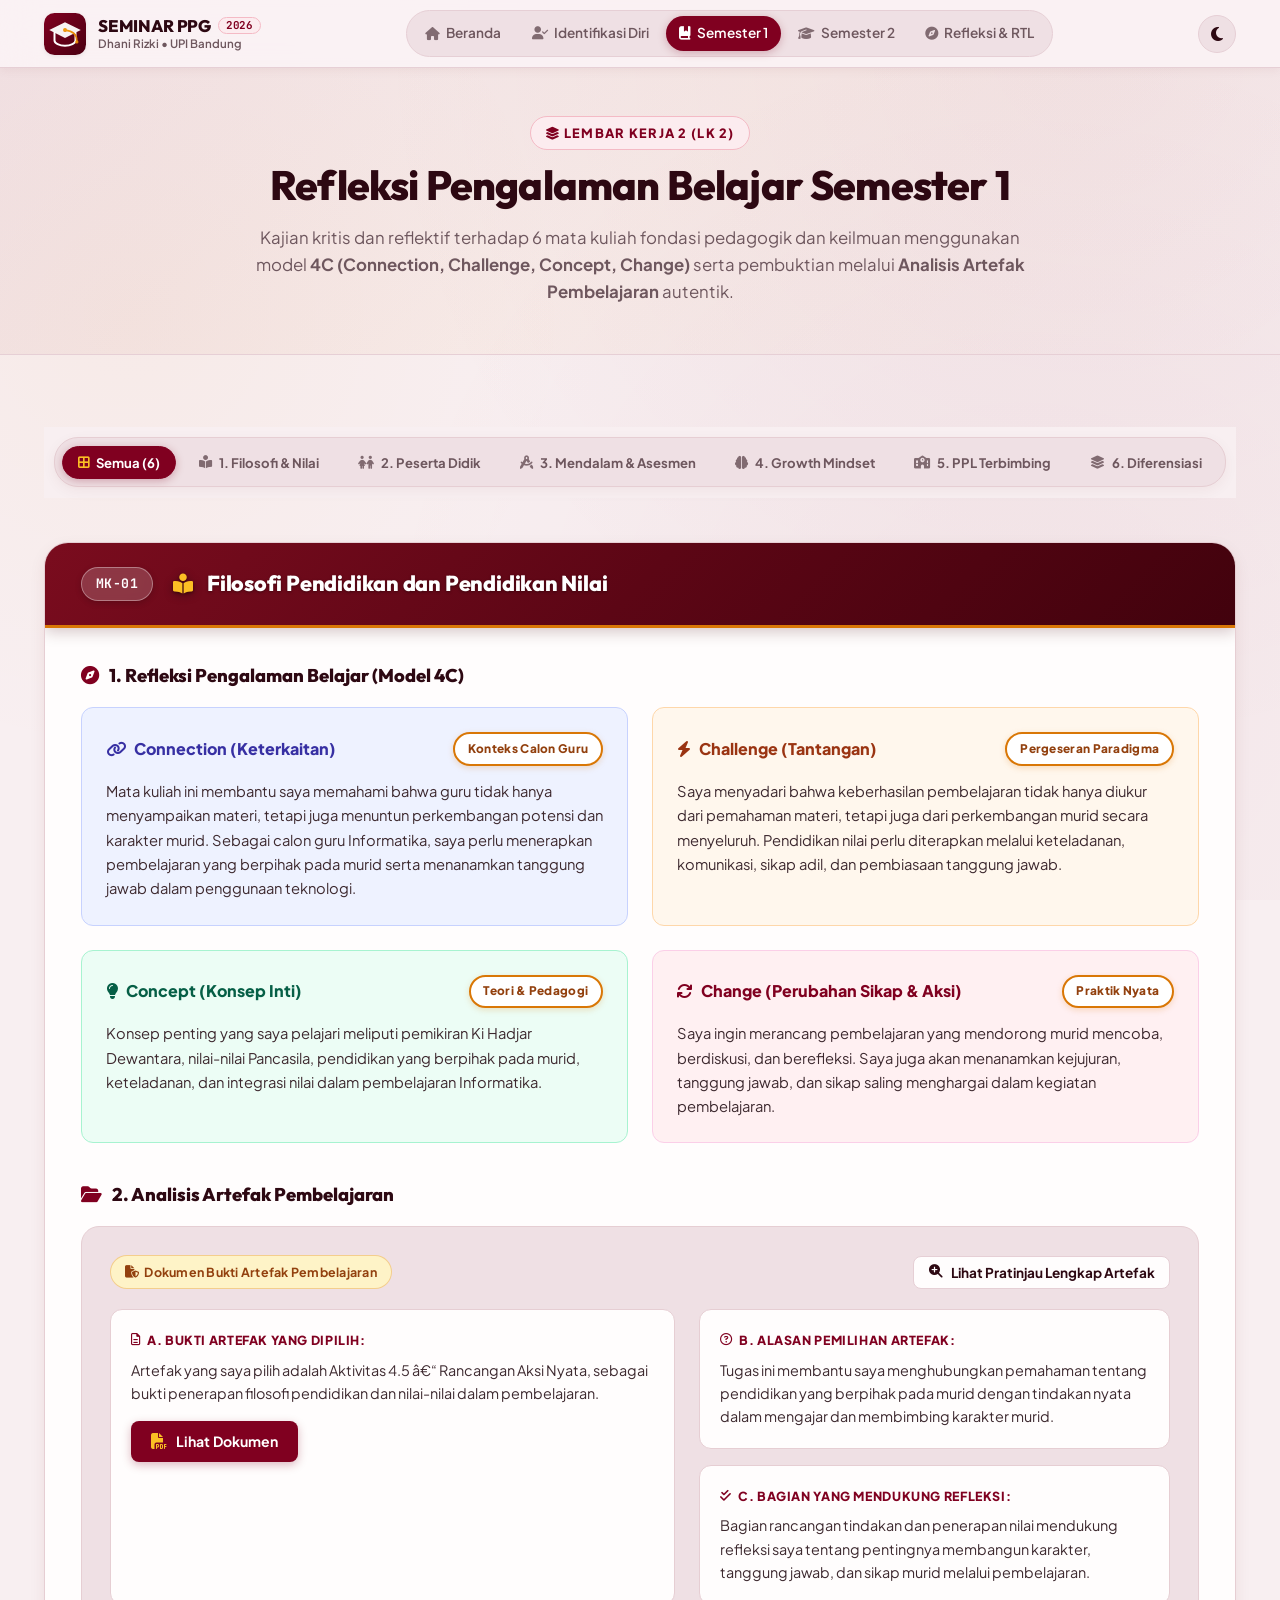
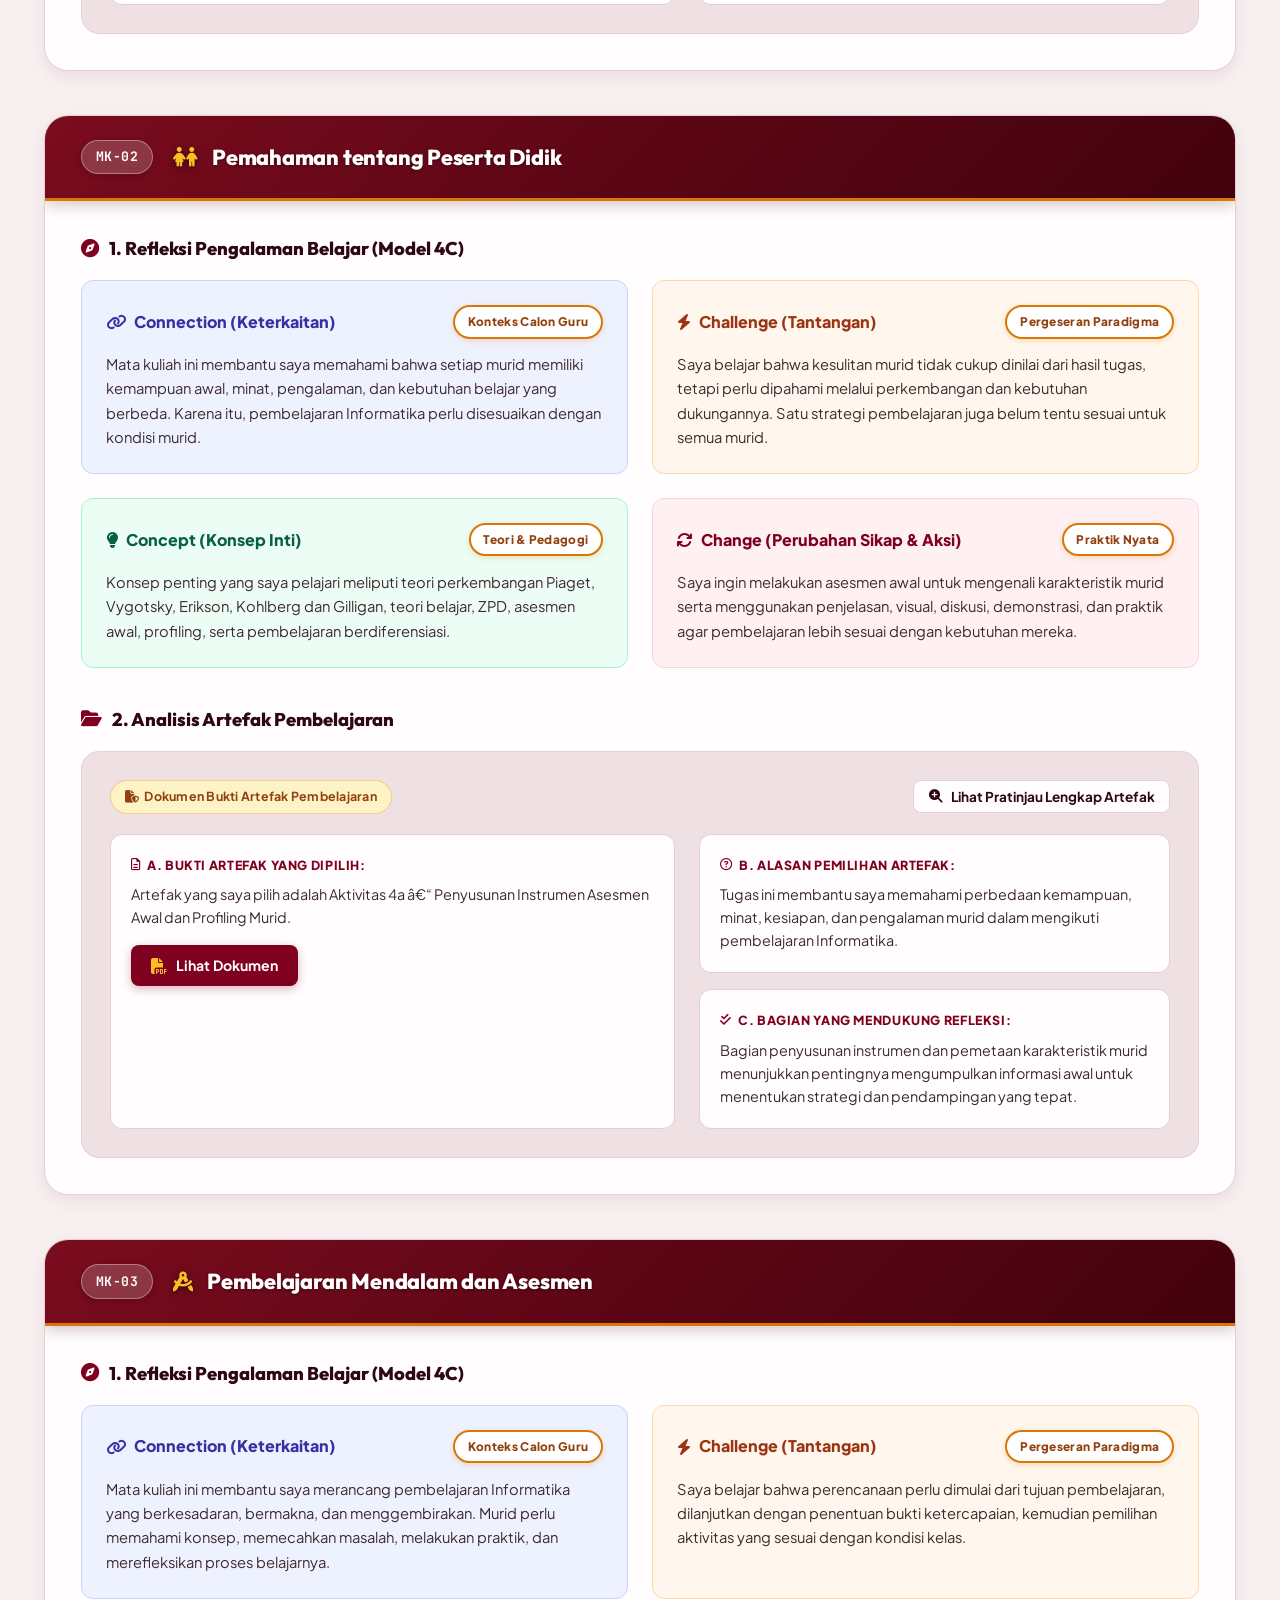
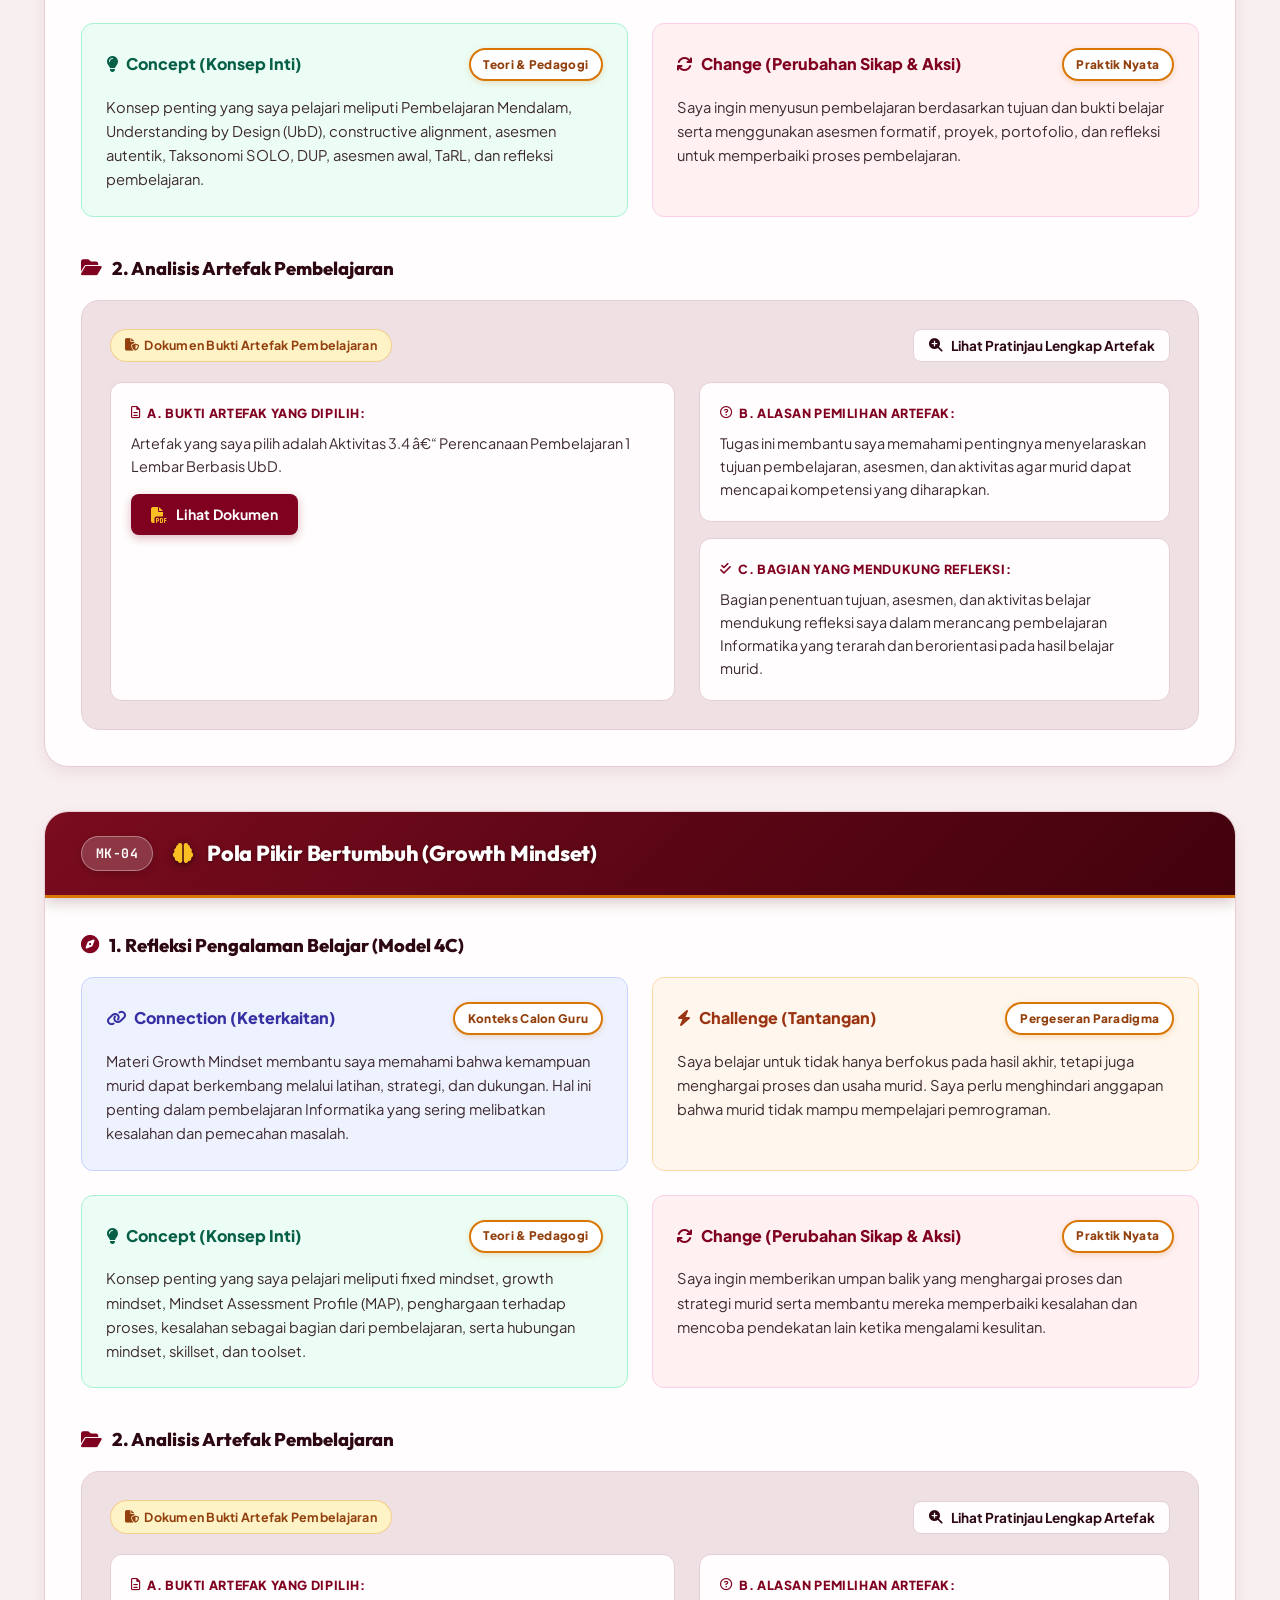
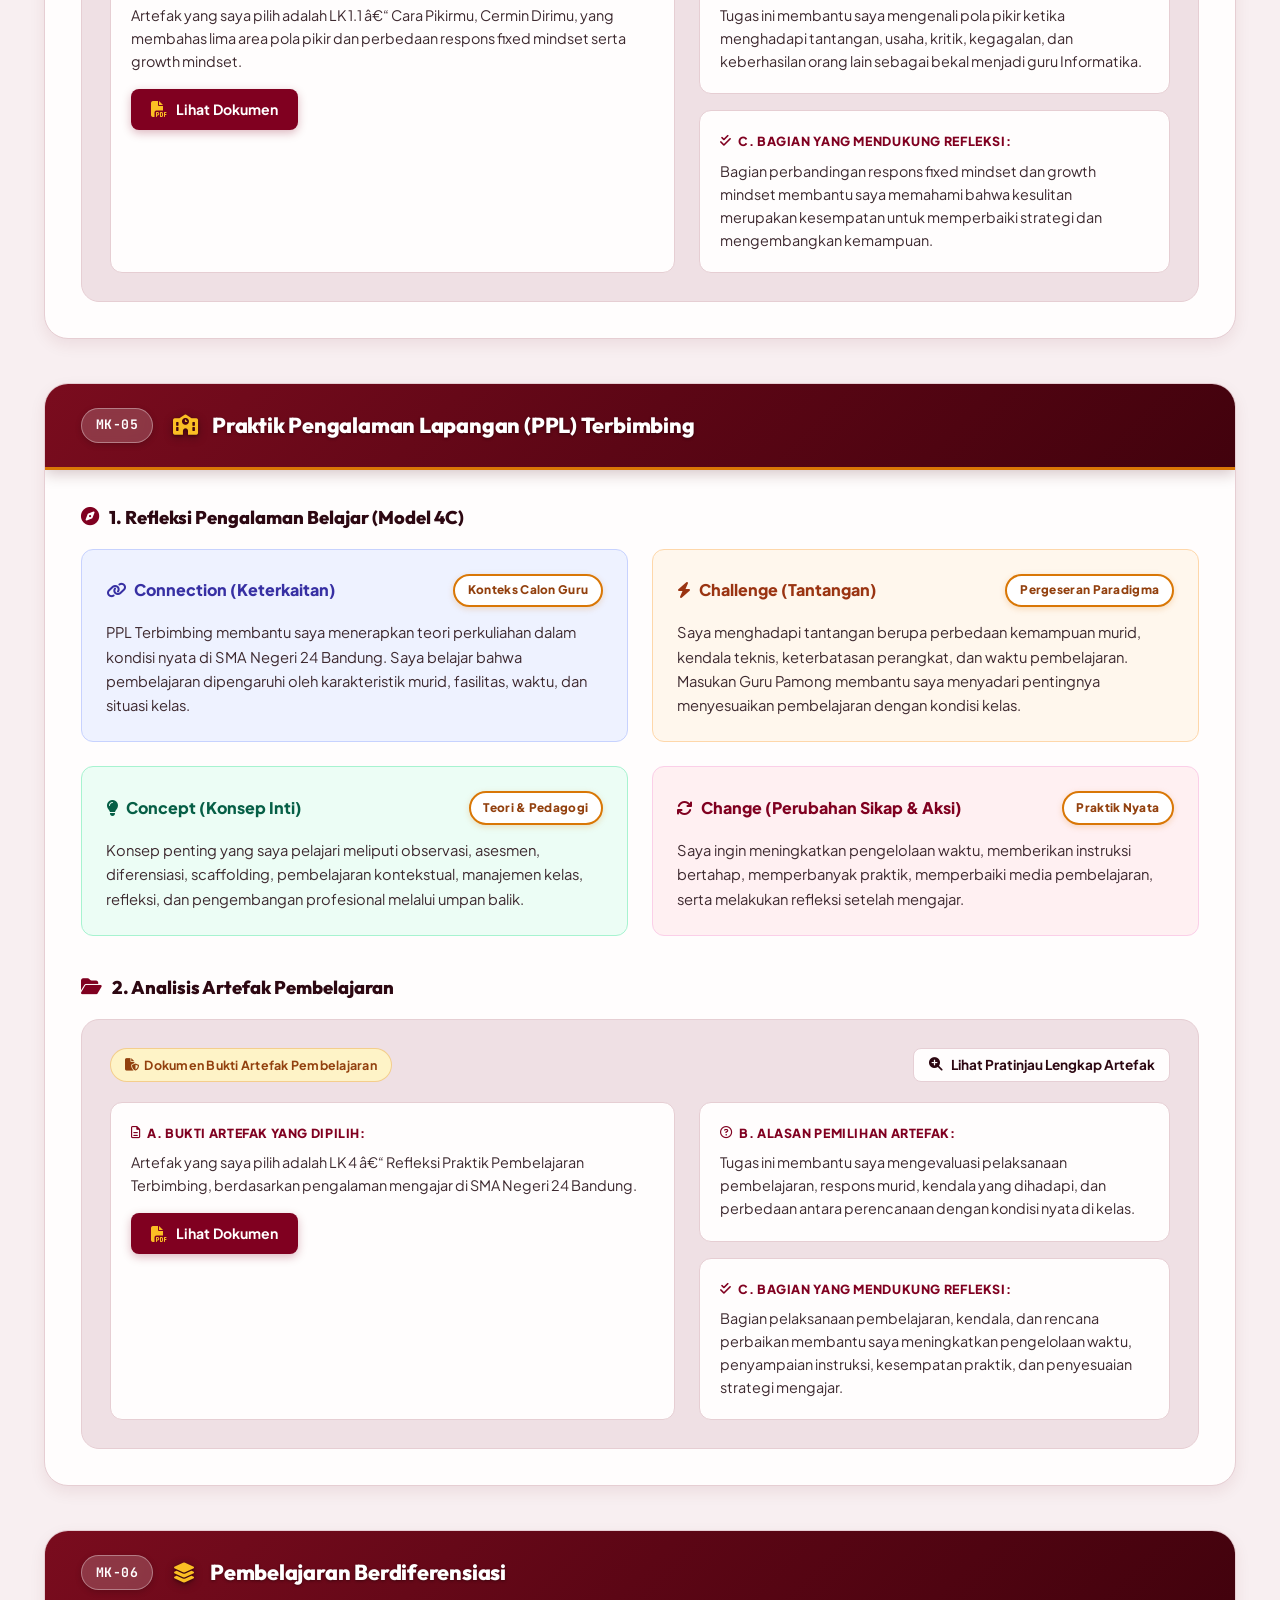
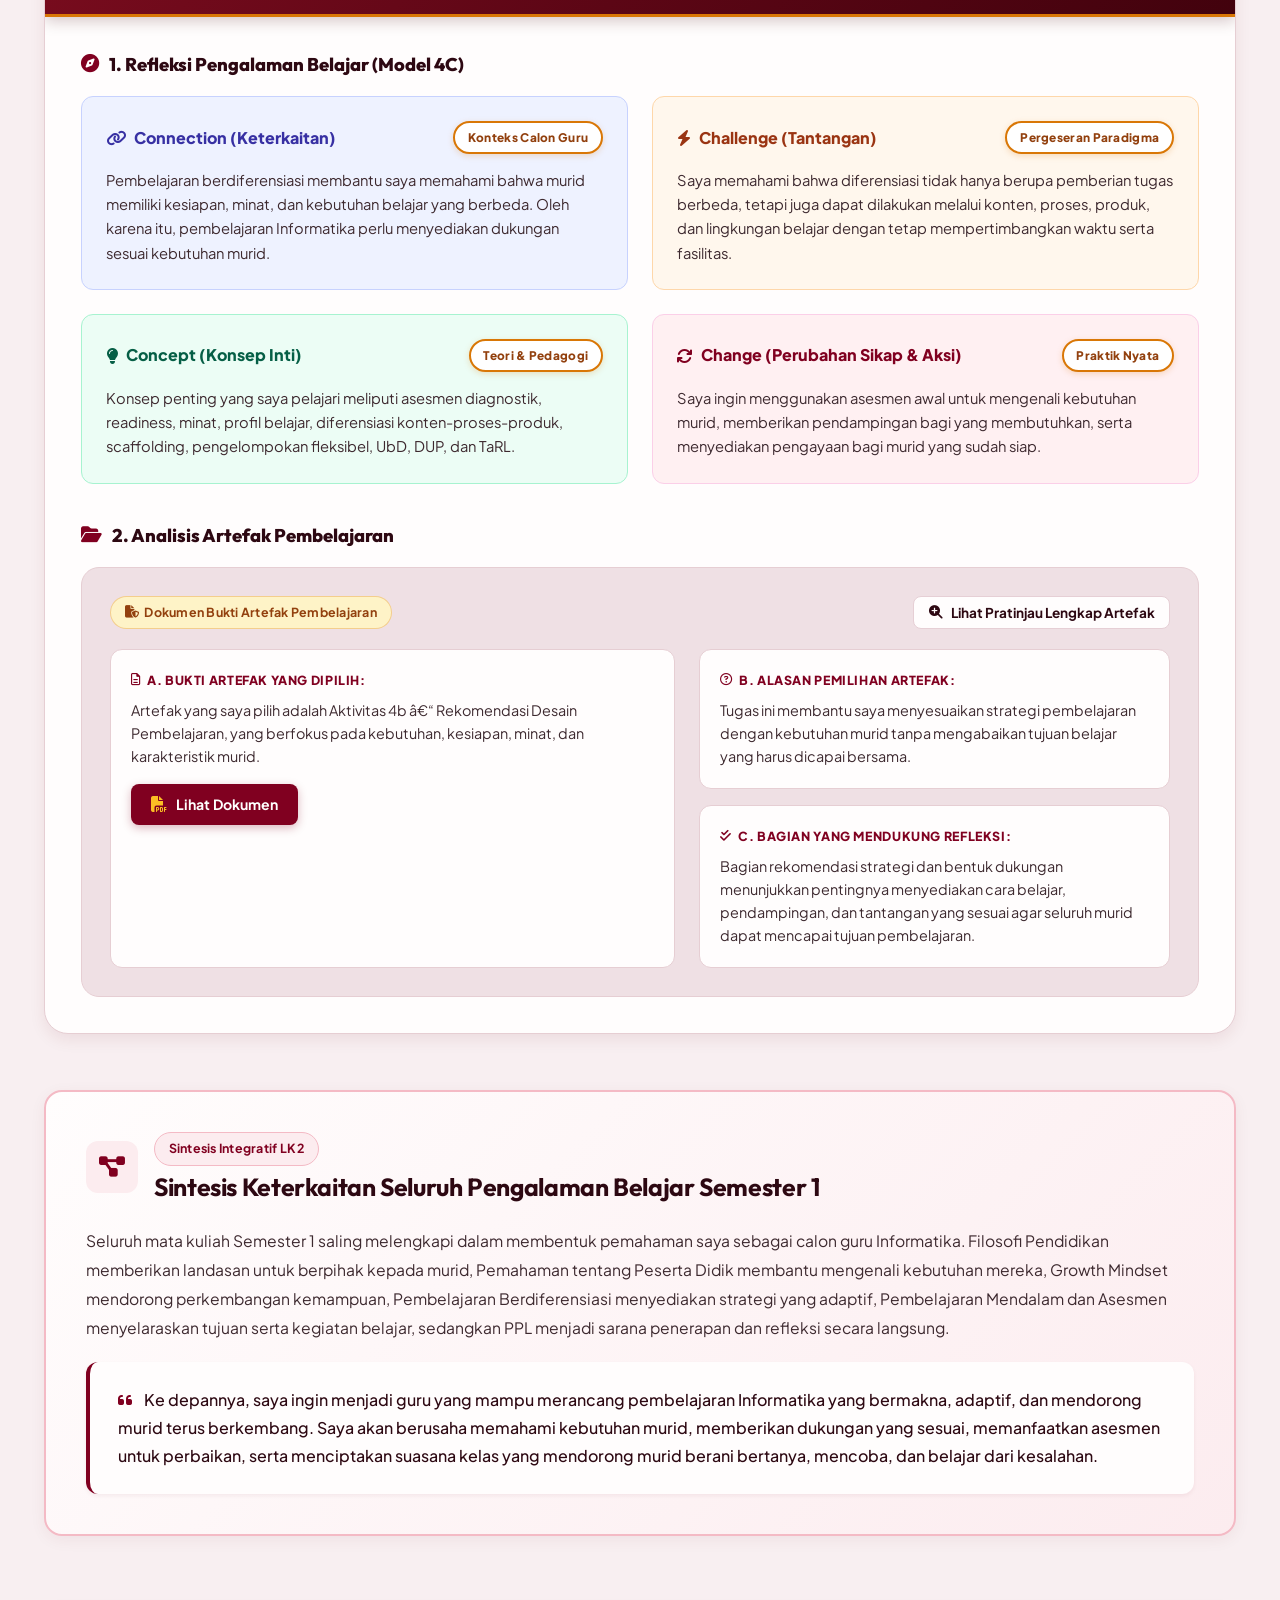
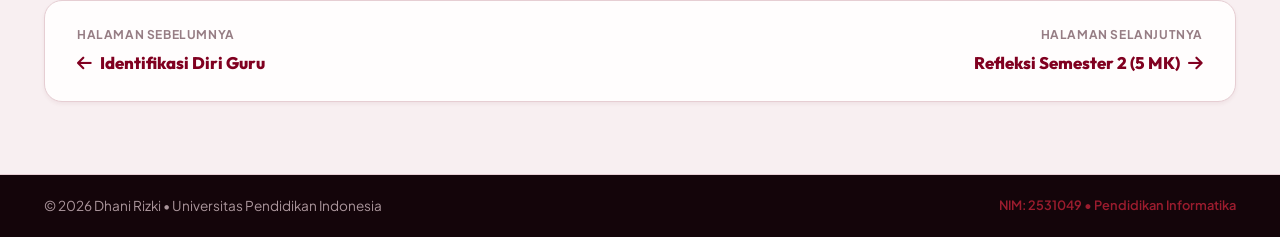
<file: refleksi-semester-1.html>
<!DOCTYPE html>
<html lang="id" data-theme="light">
<head>
  <meta charset="UTF-8">
  <meta name="viewport" content="width=device-width, initial-scale=1.0">
  <title>Refleksi Semester 1 | Seminar PPG 2026 - Dhani Rizki</title>
  <link rel="icon" type="image/svg+xml" href="assets/images/favicon.svg">
  
  <!-- Font Awesome 6 -->
  <link rel="stylesheet" href="https://cdnjs.cloudflare.com/ajax/libs/font-awesome/6.5.1/css/all.min.css">
  
  <!-- Main Stylesheet -->
  <link rel="stylesheet" href="css/style.css">
</head>
<body>

    <!-- TOP HEADER / NAVBAR -->
  <header class="site-header">
    <div class="container header-container">
      <!-- Brand & Identity -->
      <a href="index.html" class="header-brand">
        <img src="assets/images/favicon.svg" alt="Logo Seminar PPG 2026" class="brand-logo-img">
        <div class="brand-title-wrap">
          <div class="brand-title">SEMINAR PPG <span class="brand-badge">2026</span></div>
          <div class="brand-subtitle">Dhani Rizki • UPI Bandung</div>
        </div>
      </a>

      <!-- Desktop Navigation Pills -->
      <nav class="main-nav">
        <a href="index.html" class="nav-link"><i class="fa-solid fa-house"></i> <span>Beranda</span></a>
        <a href="identifikasi-diri.html" class="nav-link"><i class="fa-solid fa-user-check"></i> <span>Identifikasi Diri</span></a>
        <a href="refleksi-semester-1.html" class="nav-link"><i class="fa-solid fa-book-bookmark"></i> <span>Semester 1</span></a>
        <a href="refleksi-semester-2.html" class="nav-link"><i class="fa-solid fa-graduation-cap"></i> <span>Semester 2</span></a>
        <a href="refleksi-pengalaman.html" class="nav-link"><i class="fa-solid fa-compass"></i> <span>Refleksi & RTL</span></a>
      </nav>

      <!-- Action Controls -->
      <div class="header-actions">
        <button class="theme-toggle-btn" aria-label="Ganti Mode Gelap / Terang" title="Ganti Mode Tampilan (Dark/Light)">
          <i class="fa-solid fa-moon"></i>
        </button>
        <button class="mobile-nav-toggle" aria-label="Buka Menu Navigasi">
          <i class="fa-solid fa-bars"></i>
        </button>
      </div>
    </div>
  </header>

  <!-- Mobile Drawer -->
  <div class="mobile-nav-drawer">
    <div class="mobile-drawer-header">
      <span class="mobile-drawer-title"><i class="fa-solid fa-bars-staggered"></i> Menu Navigasi</span>
      <span class="badge badge-maroon" style="font-size: 0.72rem;">PPG 2026</span>
    </div>
    <a href="index.html" class="nav-link"><i class="fa-solid fa-house"></i> Beranda</a>
    <a href="identifikasi-diri.html" class="nav-link"><i class="fa-solid fa-user-check"></i> Identifikasi Diri Guru</a>
    <a href="refleksi-semester-1.html" class="nav-link"><i class="fa-solid fa-book-bookmark"></i> Refleksi Semester 1 (6 MK)</a>
    <a href="refleksi-semester-2.html" class="nav-link"><i class="fa-solid fa-graduation-cap"></i> Refleksi Semester 2 (5 MK)</a>
    <a href="refleksi-pengalaman.html" class="nav-link"><i class="fa-solid fa-compass"></i> Refleksi Belajar & RTL</a>
    <div class="mobile-drawer-footer">
      <div style="font-size: 0.8rem; color: var(--color-text-subtle);">Dhani Rizki (NIM: 2531049)</div>
      <div style="font-size: 0.75rem; color: var(--color-primary); font-weight: 700;">Universitas Pendidikan Indonesia</div>
    </div>
  </div>

  <main>
    <!-- PAGE HERO -->
    <section class="hero-section" style="padding: 3rem 0;">
      <div class="container">
        <div class="section-header" style="margin-bottom: 0;">
          <span class="section-tag"><i class="fa-solid fa-layer-group"></i> Lembar Kerja 2 (LK 2)</span>
          <h1 class="hero-title" style="font-size: clamp(2rem, 3.2vw, 2.6rem); margin-bottom: 1rem;">
            Refleksi Pengalaman Belajar Semester 1
          </h1>
          <p class="section-description">
            Kajian kritis dan reflektif terhadap 6 mata kuliah fondasi pedagogik dan keilmuan menggunakan model <strong>4C (Connection, Challenge, Concept, Change)</strong> serta pembuktian melalui <strong>Analisis Artefak Pembelajaran</strong> autentik.
          </p>
        </div>
      </div>
    </section>

    <!-- SECTION: FILTER TABS & COURSES -->
    <section class="section">
      <div class="container">
        <!-- Filter Tabs -->
        <div class="filter-tabs-wrapper">
          <div class="filter-tabs" id="sem1-filters">
            <button class="filter-tab-btn active" data-filter="all"><i class="fa-solid fa-border-all"></i> Semua (6)</button>
            <button class="filter-tab-btn" data-filter="filosofi"><i class="fa-solid fa-book-open-reader"></i> 1. Filosofi & Nilai</button>
            <button class="filter-tab-btn" data-filter="pemahaman-peserta-didik"><i class="fa-solid fa-children"></i> 2. Peserta Didik</button>
            <button class="filter-tab-btn" data-filter="asesmen-dasar"><i class="fa-solid fa-compass-drafting"></i> 3. Mendalam & Asesmen</button>
            <button class="filter-tab-btn" data-filter="growth-mindset"><i class="fa-solid fa-brain"></i> 4. Growth Mindset</button>
            <button class="filter-tab-btn" data-filter="ppl-terbimbing"><i class="fa-solid fa-school"></i> 5. PPL Terbimbing</button>
            <button class="filter-tab-btn" data-filter="diferensiasi"><i class="fa-solid fa-layer-group"></i> 6. Diferensiasi</button>
          </div>
        </div>

        <!-- Render Target for 6 Courses -->
        <div id="sem1-container">
          <!-- Rendered dynamically by main.js from PPG_DATA.semester1 -->
        </div>

        <!-- SINTESIS KETERKAITAN SELURUH PENGALAMAN SEMESTER 1 -->
        <div class="card" style="border: 2px solid var(--color-primary-border); background: linear-gradient(135deg, var(--color-surface), var(--color-primary-soft)); margin-top: 3.5rem; padding: 2.5rem;">
          <div style="display: flex; align-items: center; gap: 1rem; margin-bottom: 1.5rem;">
            <div class="card-icon-header" style="margin-bottom: 0;">
              <i class="fa-solid fa-diagram-project"></i>
            </div>
            <div>
              <span class="badge badge-maroon" style="margin-bottom: 0.35rem;">Sintesis Integratif LK 2</span>
              <h2 style="font-size: 1.55rem; color: var(--color-text-title); margin: 0;">
                Sintesis Keterkaitan Seluruh Pengalaman Belajar Semester 1
              </h2>
            </div>
          </div>

          <div class="card-body" style="font-size: 0.98rem; line-height: 1.85; color: var(--color-text);">
            <p style="margin-bottom: 1.25rem;">
              Seluruh mata kuliah Semester 1 saling melengkapi dalam membentuk pemahaman saya sebagai calon guru Informatika. Filosofi Pendidikan memberikan landasan untuk berpihak kepada murid, Pemahaman tentang Peserta Didik membantu mengenali kebutuhan mereka, Growth Mindset mendorong perkembangan kemampuan, Pembelajaran Berdiferensiasi menyediakan strategi yang adaptif, Pembelajaran Mendalam dan Asesmen menyelaraskan tujuan serta kegiatan belajar, sedangkan PPL menjadi sarana penerapan dan refleksi secara langsung.
            </p>

            <div style="background: var(--color-surface); padding: 1.5rem 1.75rem; border-radius: var(--radius-md); border-left: 4px solid var(--color-primary); box-shadow: var(--shadow-sm); margin-bottom: 0;">
              <p style="margin: 0; font-size: 1rem; font-weight: 500; color: var(--color-text-title); line-height: 1.75;">
                <i class="fa-solid fa-quote-left" style="color: var(--color-primary); margin-right: 0.5rem;"></i>
                Ke depannya, saya ingin menjadi guru yang mampu merancang pembelajaran Informatika yang bermakna, adaptif, dan mendorong murid terus berkembang. Saya akan berusaha memahami kebutuhan murid, memberikan dukungan yang sesuai, memanfaatkan asesmen untuk perbaikan, serta menciptakan suasana kelas yang mendorong murid berani bertanya, mencoba, dan belajar dari kesalahan.
              </p>
            </div>
          </div>
        </div>

        <!-- Pagination / Next Navigation Banner -->
        <div class="page-nav-banner">
          <div class="page-nav-item">
            <span class="page-nav-label">Halaman Sebelumnya</span>
            <a href="identifikasi-diri.html" class="page-nav-link"><i class="fa-solid fa-arrow-left"></i> Identifikasi Diri Guru</a>
          </div>
          <div class="page-nav-item" style="text-align: right;">
            <span class="page-nav-label">Halaman Selanjutnya</span>
            <a href="refleksi-semester-2.html" class="page-nav-link">Refleksi Semester 2 (5 MK) <i class="fa-solid fa-arrow-right"></i></a>
          </div>
        </div>
      </div>
    </section>
  </main>

  <!-- MODAL DETAIL ARTEFAK -->
  <div class="modal-backdrop" id="artefak-modal" role="dialog" aria-modal="true" aria-labelledby="modal-artefak-title">
    <div class="modal-card">
      <div class="modal-header">
        <div class="modal-title-wrap">
          <span style="font-size: 0.75rem; text-transform: uppercase; font-weight: 700; color: var(--color-primary); letter-spacing: 0.05em;">
            Pratinjau Analisis Artefak Pembelajaran
          </span>
          <h3 class="modal-title" id="modal-artefak-title">Judul Mata Kuliah</h3>
        </div>
        <button class="modal-close-btn" aria-label="Tutup Jendela Pratinjau">
          <i class="fa-solid fa-xmark"></i>
        </button>
      </div>
      <div class="modal-body" id="modal-artefak-body">
        <!-- Rendered dynamically by main.js -->
      </div>
    </div>
  </div>

    <!-- FOOTER -->
  <footer class="site-footer">
    <div class="container footer-simple">
      <div>&copy; 2026 Dhani Rizki • Universitas Pendidikan Indonesia</div>
      <div class="footer-meta-pill">NIM: 2531049 • Pendidikan Informatika</div>
    </div>
  </footer>



  <!-- Scripts -->
  <script src="js/data.js"></script>
  <script src="js/main.js"></script>
</body>
</html>
</file>
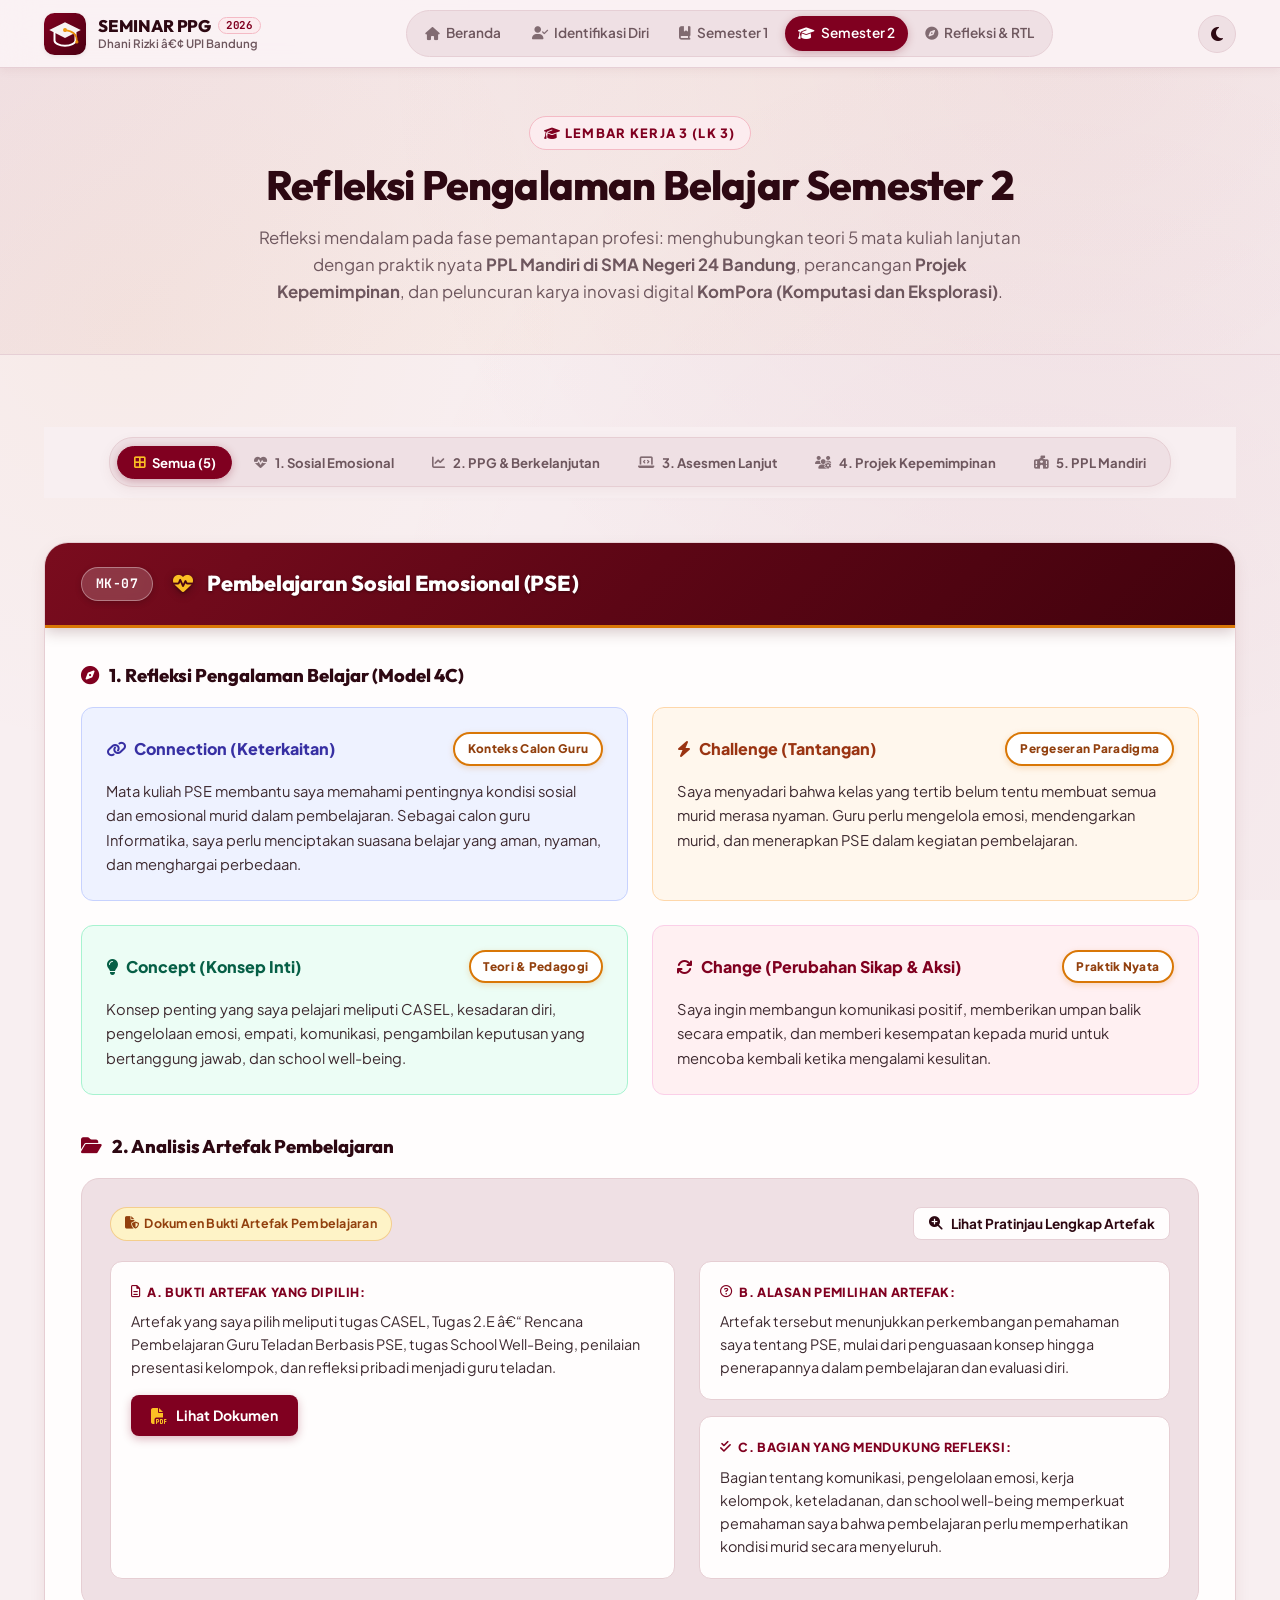
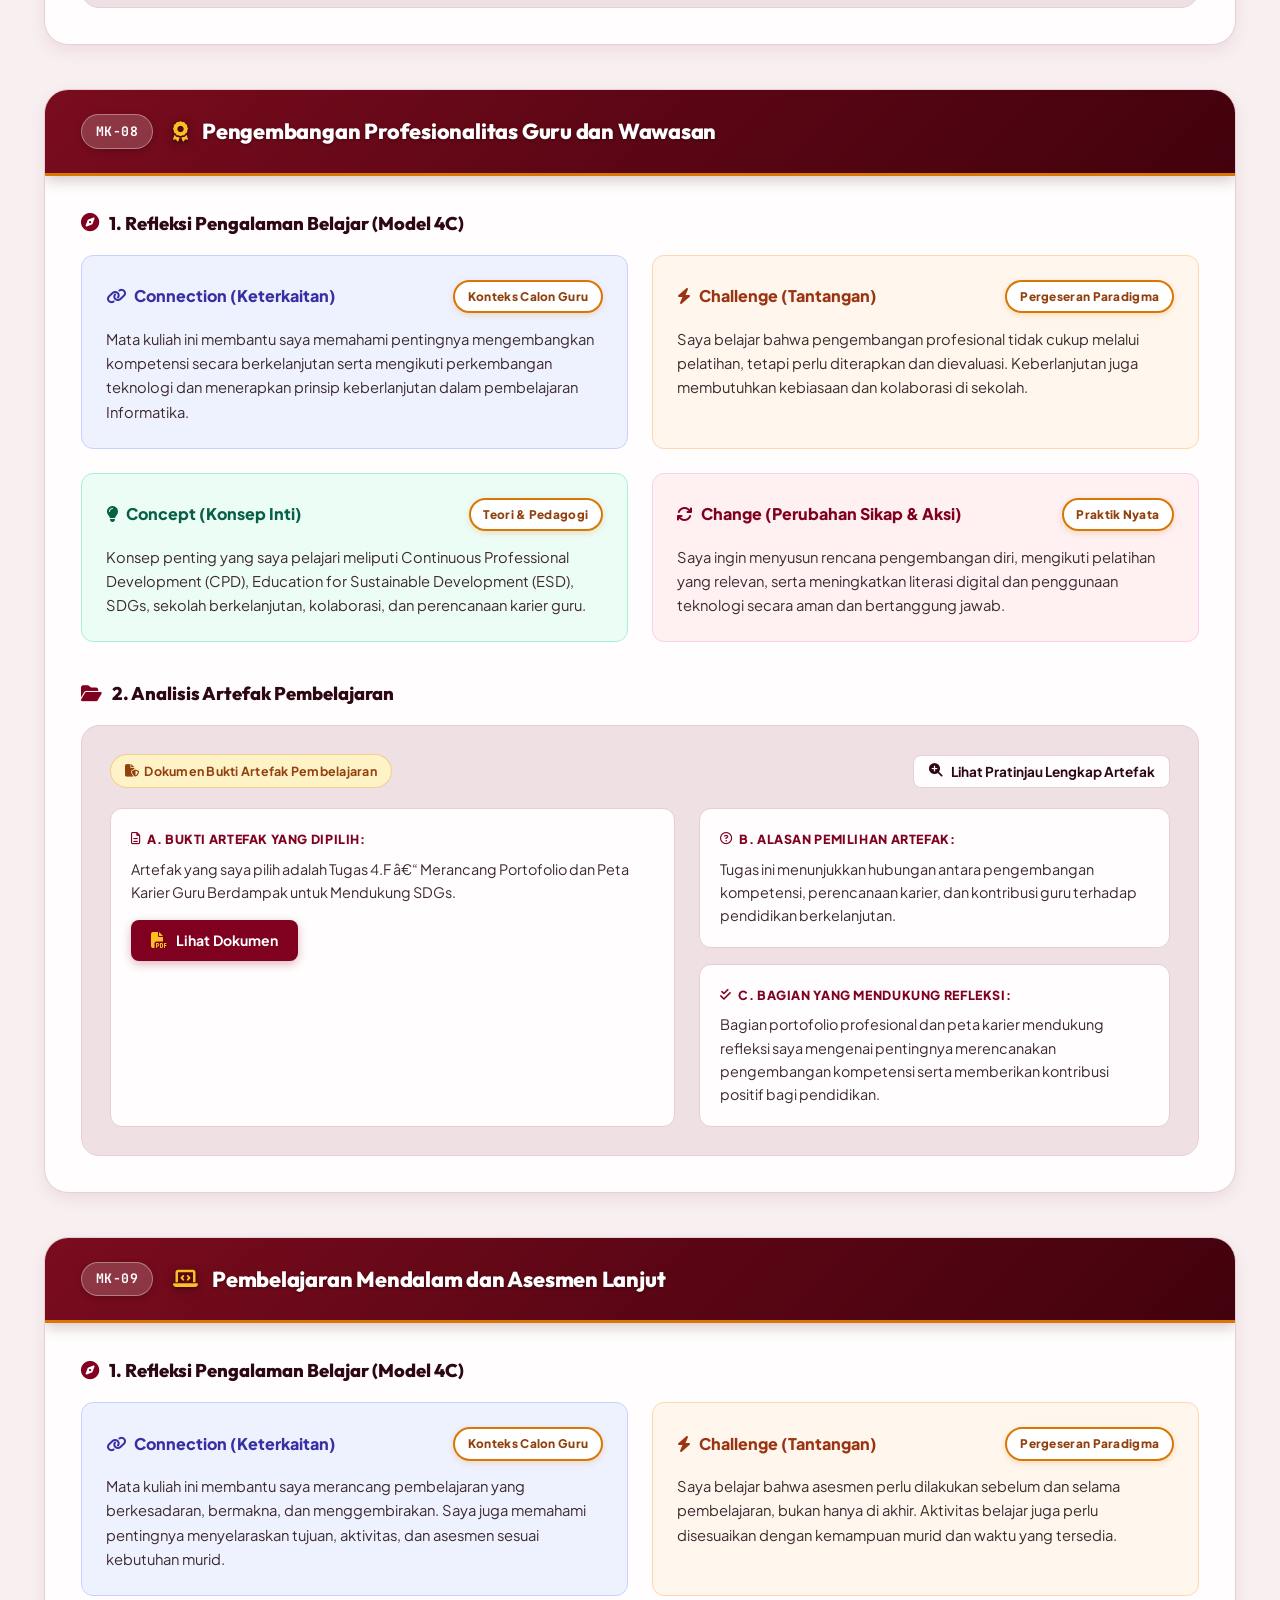
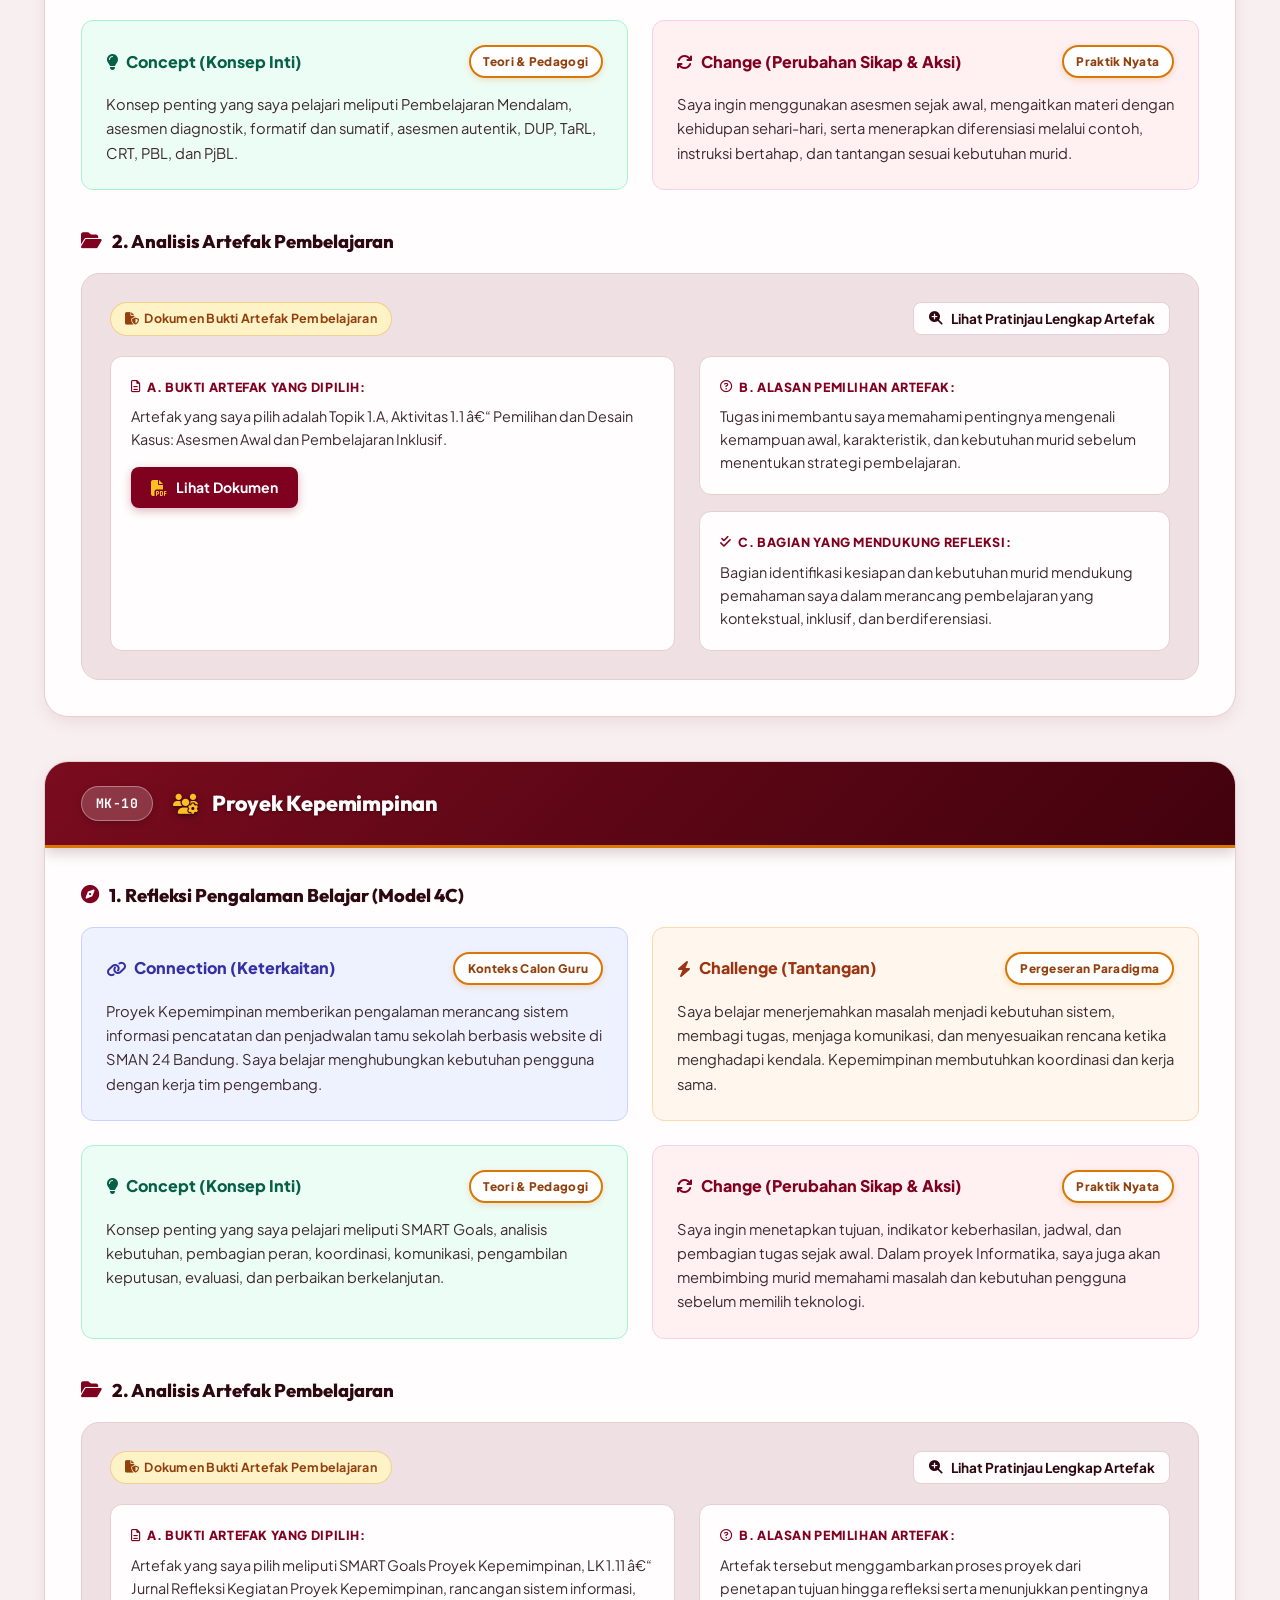
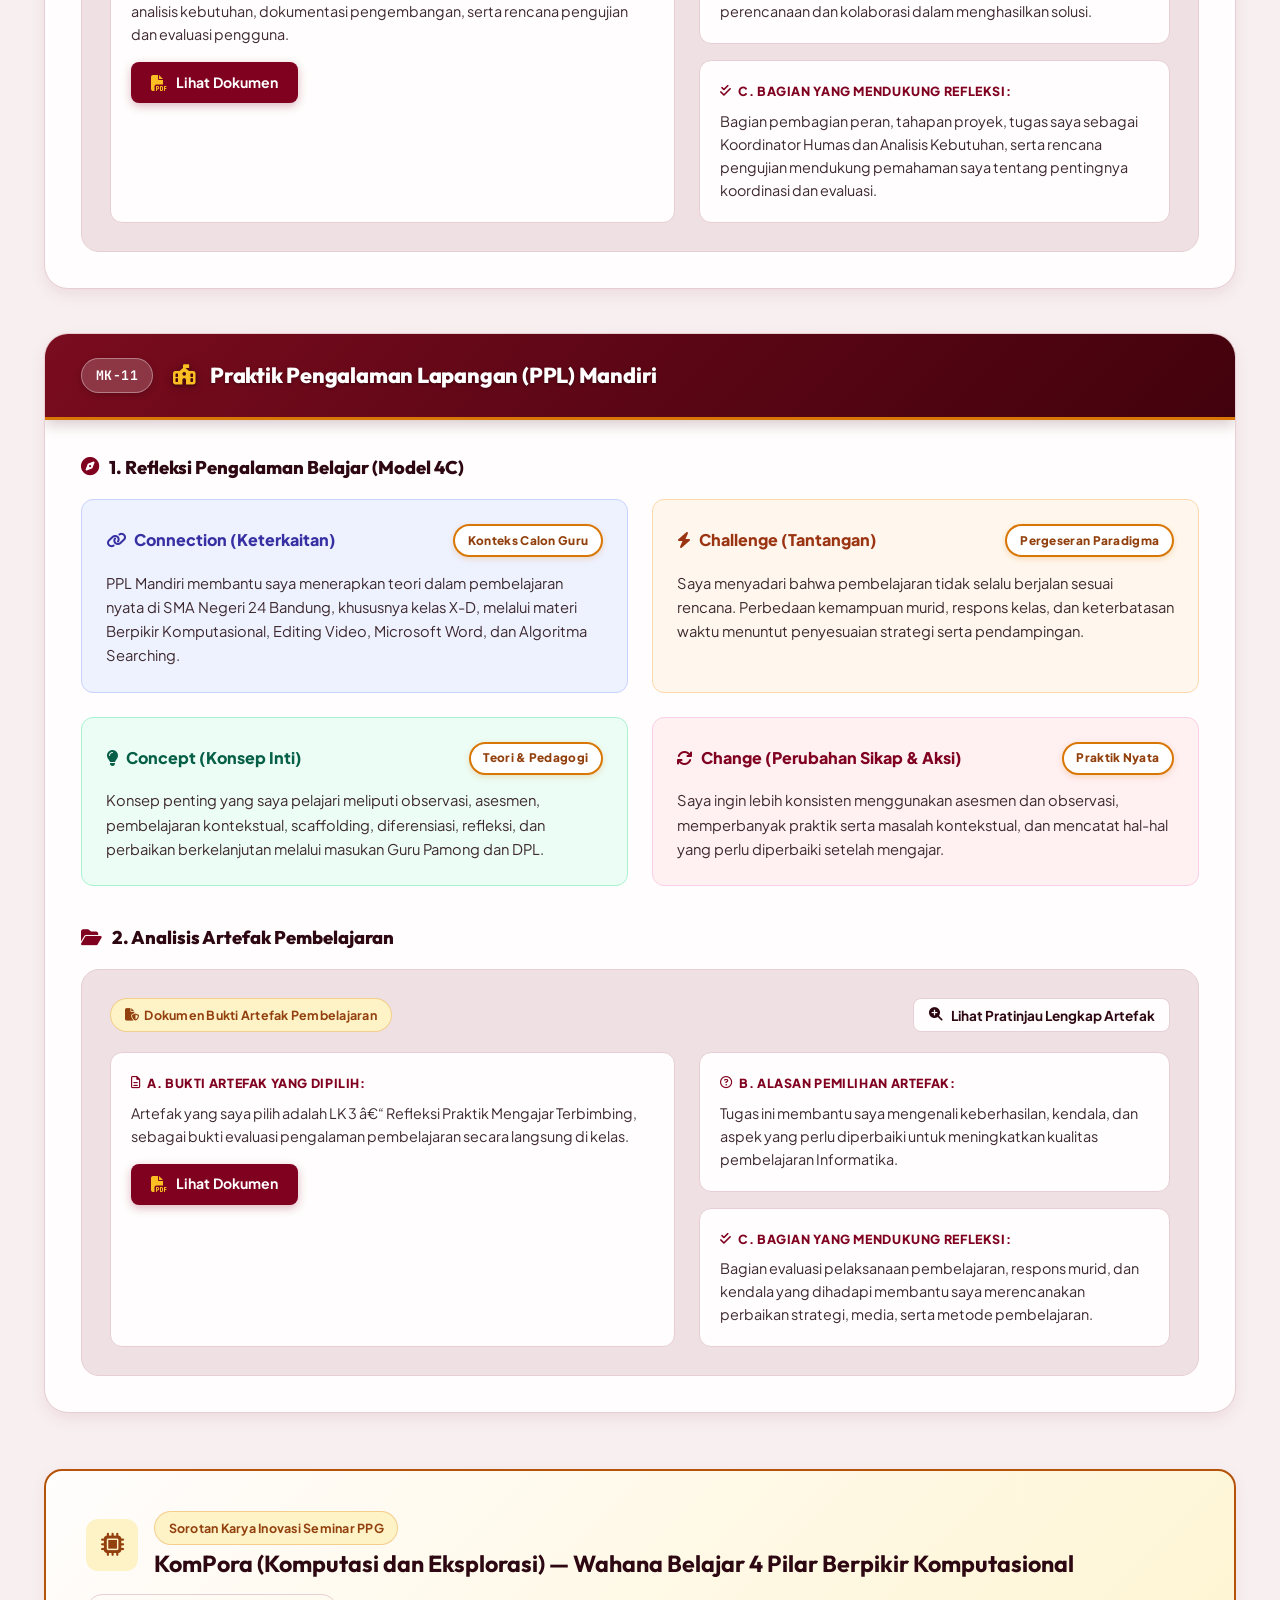
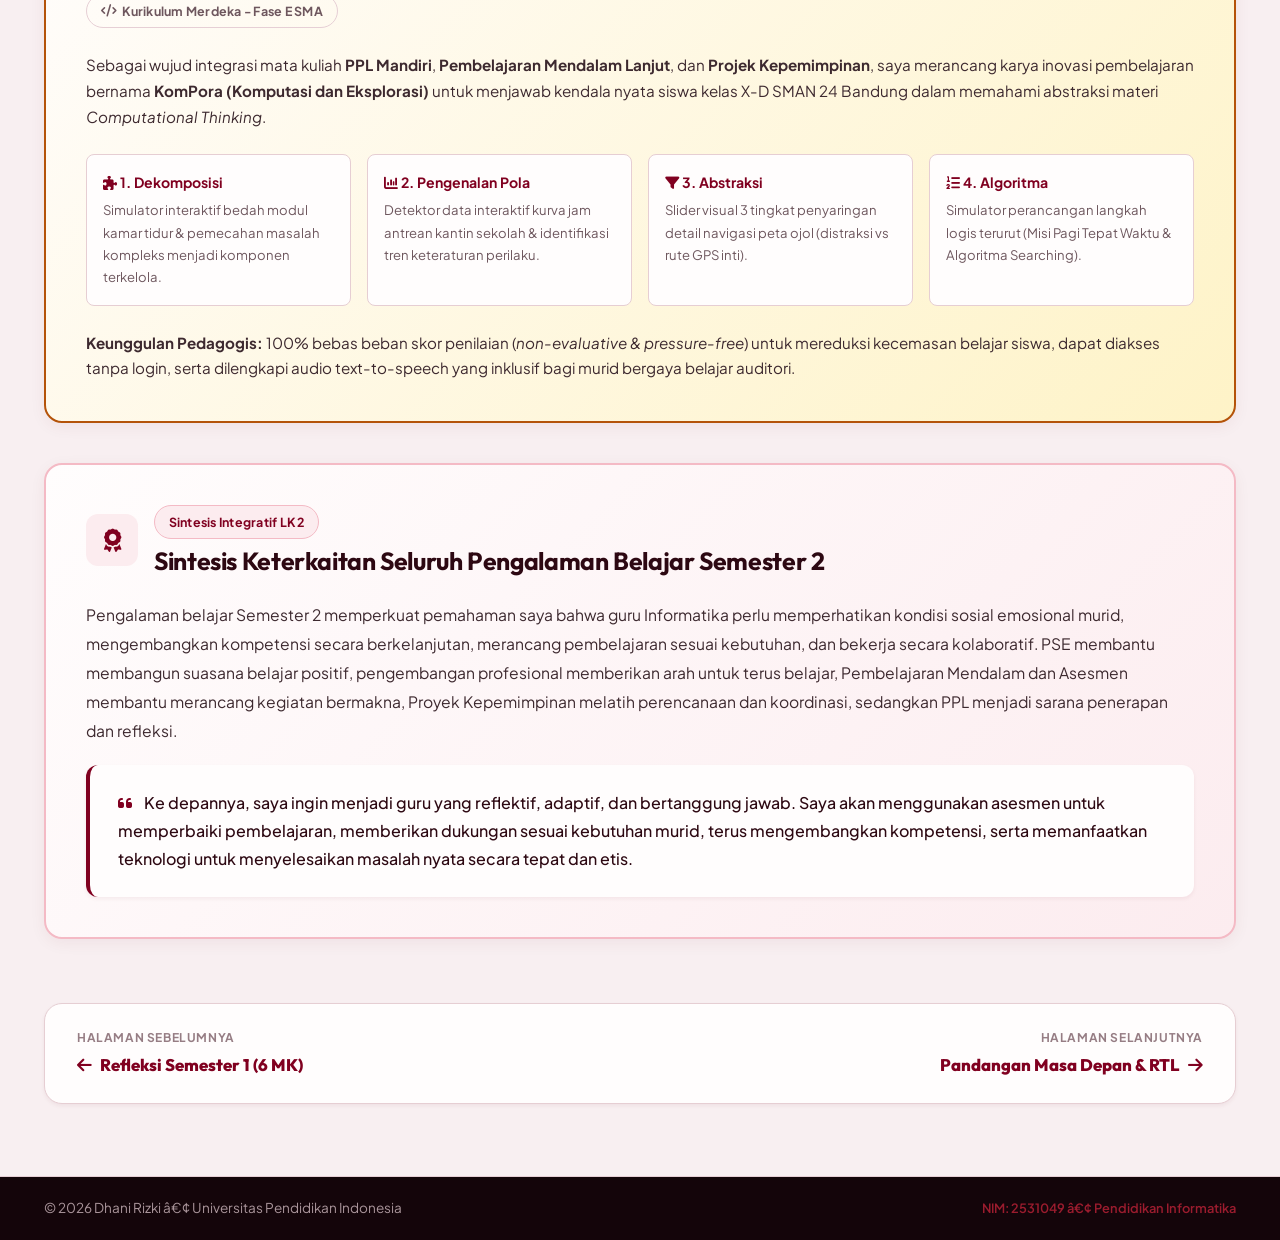
<file: refleksi-semester-2.html>
﻿<!DOCTYPE html>
<html lang="id" data-theme="light">
<head>
  <meta charset="UTF-8">
  <meta name="viewport" content="width=device-width, initial-scale=1.0">
  <title>Refleksi Semester 2 | Seminar PPG 2026 - Dhani Rizki</title>
  <link rel="icon" type="image/svg+xml" href="assets/images/favicon.svg">
  
  <!-- Font Awesome 6 -->
  <link rel="stylesheet" href="https://cdnjs.cloudflare.com/ajax/libs/font-awesome/6.5.1/css/all.min.css">
  
  <!-- Main Stylesheet -->
  <link rel="stylesheet" href="css/style.css">
</head>
<body>

    <!-- TOP HEADER / NAVBAR -->
  <header class="site-header">
    <div class="container header-container">
      <!-- Brand & Identity -->
      <a href="index.html" class="header-brand">
        <img src="assets/images/favicon.svg" alt="Logo Seminar PPG 2026" class="brand-logo-img">
        <div class="brand-title-wrap">
          <div class="brand-title">SEMINAR PPG <span class="brand-badge">2026</span></div>
          <div class="brand-subtitle">Dhani Rizki â€¢ UPI Bandung</div>
        </div>
      </a>

      <!-- Desktop Navigation Pills -->
      <nav class="main-nav">
        <a href="index.html" class="nav-link"><i class="fa-solid fa-house"></i> <span>Beranda</span></a>
        <a href="identifikasi-diri.html" class="nav-link"><i class="fa-solid fa-user-check"></i> <span>Identifikasi Diri</span></a>
        <a href="refleksi-semester-1.html" class="nav-link"><i class="fa-solid fa-book-bookmark"></i> <span>Semester 1</span></a>
        <a href="refleksi-semester-2.html" class="nav-link"><i class="fa-solid fa-graduation-cap"></i> <span>Semester 2</span></a>
        <a href="refleksi-pengalaman.html" class="nav-link"><i class="fa-solid fa-compass"></i> <span>Refleksi & RTL</span></a>
      </nav>

      <!-- Action Controls -->
      <div class="header-actions">
        <button class="theme-toggle-btn" aria-label="Ganti Mode Gelap / Terang" title="Ganti Mode Tampilan (Dark/Light)">
          <i class="fa-solid fa-moon"></i>
        </button>
        <button class="mobile-nav-toggle" aria-label="Buka Menu Navigasi">
          <i class="fa-solid fa-bars"></i>
        </button>
      </div>
    </div>
  </header>

  <!-- Mobile Drawer -->
  <div class="mobile-nav-drawer">
    <div class="mobile-drawer-header">
      <span class="mobile-drawer-title"><i class="fa-solid fa-bars-staggered"></i> Menu Navigasi</span>
      <span class="badge badge-maroon" style="font-size: 0.72rem;">PPG 2026</span>
    </div>
    <a href="index.html" class="nav-link"><i class="fa-solid fa-house"></i> Beranda</a>
    <a href="identifikasi-diri.html" class="nav-link"><i class="fa-solid fa-user-check"></i> Identifikasi Diri Guru</a>
    <a href="refleksi-semester-1.html" class="nav-link"><i class="fa-solid fa-book-bookmark"></i> Refleksi Semester 1 (6 MK)</a>
    <a href="refleksi-semester-2.html" class="nav-link"><i class="fa-solid fa-graduation-cap"></i> Refleksi Semester 2 (5 MK)</a>
    <a href="refleksi-pengalaman.html" class="nav-link"><i class="fa-solid fa-compass"></i> Refleksi Belajar & RTL</a>
    <div class="mobile-drawer-footer">
      <div style="font-size: 0.8rem; color: var(--color-text-subtle);">Dhani Rizki (NIM: 2531049)</div>
      <div style="font-size: 0.75rem; color: var(--color-primary); font-weight: 700;">Universitas Pendidikan Indonesia</div>
    </div>
  </div>

  <main>
    <!-- PAGE HERO -->
    <section class="hero-section" style="padding: 3rem 0;">
      <div class="container">
        <div class="section-header" style="margin-bottom: 0;">
          <span class="section-tag"><i class="fa-solid fa-graduation-cap"></i> Lembar Kerja 3 (LK 3)</span>
          <h1 class="hero-title" style="font-size: clamp(2rem, 3.2vw, 2.6rem); margin-bottom: 1rem;">
            Refleksi Pengalaman Belajar Semester 2
          </h1>
          <p class="section-description">
            Refleksi mendalam pada fase pemantapan profesi: menghubungkan teori 5 mata kuliah lanjutan dengan praktik nyata <strong>PPL Mandiri di SMA Negeri 24 Bandung</strong>, perancangan <strong>Projek Kepemimpinan</strong>, dan peluncuran karya inovasi digital <strong>KomPora (Komputasi dan Eksplorasi)</strong>.
          </p>
        </div>
      </div>
    </section>

    <!-- SECTION: FILTER TABS & COURSES -->
    <section class="section">
      <div class="container">
        <!-- Filter Tabs -->
        <div class="filter-tabs-wrapper">
          <div class="filter-tabs" id="sem2-filters">
            <button class="filter-tab-btn active" data-filter="all"><i class="fa-solid fa-border-all"></i> Semua (5)</button>
            <button class="filter-tab-btn" data-filter="pse"><i class="fa-solid fa-heart-pulse"></i> 1. Sosial Emosional</button>
            <button class="filter-tab-btn" data-filter="ppg-berkelanjutan"><i class="fa-solid fa-chart-line"></i> 2. PPG & Berkelanjutan</button>
            <button class="filter-tab-btn" data-filter="asesmen-lanjut"><i class="fa-solid fa-laptop-code"></i> 3. Asesmen Lanjut</button>
            <button class="filter-tab-btn" data-filter="projek-kepemimpinan"><i class="fa-solid fa-users-gear"></i> 4. Projek Kepemimpinan</button>
            <button class="filter-tab-btn" data-filter="ppl-mandiri"><i class="fa-solid fa-school-flag"></i> 5. PPL Mandiri</button>
          </div>
        </div>

        <!-- Render Target for 5 Courses -->
        <div id="sem2-container">
          <!-- Rendered dynamically by main.js from PPG_DATA.semester2 -->
        </div>

        <!-- SPECIAL HIGHLIGHT: KARYA INOVASI PEMBELAJARAN KOMPORA -->
        <div class="card" style="border: 2px solid var(--color-accent); background: linear-gradient(135deg, var(--color-surface), var(--color-accent-soft)); margin-top: 3.5rem; padding: 2.5rem;">
          <div style="display: flex; align-items: center; justify-content: space-between; flex-wrap: wrap; gap: 1rem; margin-bottom: 1.5rem;">
            <div style="display: flex; align-items: center; gap: 1rem;">
              <div class="card-icon-header" style="margin-bottom: 0; background: var(--color-accent-soft); color: var(--color-accent-text);">
                <i class="fa-solid fa-microchip"></i>
              </div>
              <div>
                <span class="badge badge-gold" style="margin-bottom: 0.25rem;">Sorotan Karya Inovasi Seminar PPG</span>
                <h3 style="font-size: 1.45rem; color: var(--color-text-title); margin: 0;">
                  KomPora (Komputasi dan Eksplorasi) — Wahana Belajar 4 Pilar Berpikir Komputasional
                </h3>
              </div>
            </div>
            <span class="badge badge-outline"><i class="fa-solid fa-code"></i> Kurikulum Merdeka - Fase E SMA</span>
          </div>

          <div class="card-body" style="font-size: 0.95rem; line-height: 1.7; color: var(--color-text);">
            <p>
              Sebagai wujud integrasi mata kuliah <strong>PPL Mandiri</strong>, <strong>Pembelajaran Mendalam Lanjut</strong>, dan <strong>Projek Kepemimpinan</strong>, saya merancang karya inovasi pembelajaran bernama <strong>KomPora (Komputasi dan Eksplorasi)</strong> untuk menjawab kendala nyata siswa kelas X-D SMAN 24 Bandung dalam memahami abstraksi materi <em>Computational Thinking</em>.
            </p>
            <div class="cards-grid-4" style="gap: 1rem; margin: 1.5rem 0;">
              <div style="background: var(--color-surface); padding: 1rem; border-radius: var(--radius-sm); border: 1px solid var(--color-card-border);">
                <strong style="color: var(--color-primary); font-size: 0.88rem; display: block; margin-bottom: 0.3rem;">
                  <i class="fa-solid fa-puzzle-piece"></i> 1. Dekomposisi
                </strong>
                <p style="font-size: 0.82rem; margin: 0; color: var(--color-text-muted);">
                  Simulator interaktif bedah modul kamar tidur & pemecahan masalah kompleks menjadi komponen terkelola.
                </p>
              </div>

              <div style="background: var(--color-surface); padding: 1rem; border-radius: var(--radius-sm); border: 1px solid var(--color-card-border);">
                <strong style="color: var(--color-primary); font-size: 0.88rem; display: block; margin-bottom: 0.3rem;">
                  <i class="fa-solid fa-chart-column"></i> 2. Pengenalan Pola
                </strong>
                <p style="font-size: 0.82rem; margin: 0; color: var(--color-text-muted);">
                  Detektor data interaktif kurva jam antrean kantin sekolah & identifikasi tren keteraturan perilaku.
                </p>
              </div>

              <div style="background: var(--color-surface); padding: 1rem; border-radius: var(--radius-sm); border: 1px solid var(--color-card-border);">
                <strong style="color: var(--color-primary); font-size: 0.88rem; display: block; margin-bottom: 0.3rem;">
                  <i class="fa-solid fa-filter"></i> 3. Abstraksi
                </strong>
                <p style="font-size: 0.82rem; margin: 0; color: var(--color-text-muted);">
                  Slider visual 3 tingkat penyaringan detail navigasi peta ojol (distraksi vs rute GPS inti).
                </p>
              </div>

              <div style="background: var(--color-surface); padding: 1rem; border-radius: var(--radius-sm); border: 1px solid var(--color-card-border);">
                <strong style="color: var(--color-primary); font-size: 0.88rem; display: block; margin-bottom: 0.3rem;">
                  <i class="fa-solid fa-list-ol"></i> 4. Algoritma
                </strong>
                <p style="font-size: 0.82rem; margin: 0; color: var(--color-text-muted);">
                  Simulator perancangan langkah logis terurut (Misi Pagi Tepat Waktu & Algoritma Searching).
                </p>
              </div>
            </div>
            <p style="margin-bottom: 0;">
              <strong>Keunggulan Pedagogis:</strong> 100% bebas beban skor penilaian (<em>non-evaluative & pressure-free</em>) untuk mereduksi kecemasan belajar siswa, dapat diakses tanpa login, serta dilengkapi audio text-to-speech yang inklusif bagi murid bergaya belajar auditori.
            </p>
          </div>
        </div>

        <!-- SINTESIS / REFLEKSI AKHIR SEMESTER 2 -->
        <div class="card" style="border: 2px solid var(--color-primary-border); background: linear-gradient(135deg, var(--color-surface), var(--color-primary-soft)); margin-top: 2.5rem; padding: 2.5rem;">
          <div style="display: flex; align-items: center; gap: 1rem; margin-bottom: 1.5rem;">
            <div class="card-icon-header" style="margin-bottom: 0;">
              <i class="fa-solid fa-award"></i>
            </div>
            <div>
              <span class="badge badge-maroon" style="margin-bottom: 0.35rem;">Sintesis Integratif LK 2</span>
              <h2 style="font-size: 1.55rem; color: var(--color-text-title); margin: 0;">
                Sintesis Keterkaitan Seluruh Pengalaman Belajar Semester 2
              </h2>
            </div>
          </div>

          <div class="card-body" style="font-size: 0.98rem; line-height: 1.85; color: var(--color-text);">
            <p style="margin-bottom: 1.25rem;">
              Pengalaman belajar Semester 2 memperkuat pemahaman saya bahwa guru Informatika perlu memperhatikan kondisi sosial emosional murid, mengembangkan kompetensi secara berkelanjutan, merancang pembelajaran sesuai kebutuhan, dan bekerja secara kolaboratif. PSE membantu membangun suasana belajar positif, pengembangan profesional memberikan arah untuk terus belajar, Pembelajaran Mendalam dan Asesmen membantu merancang kegiatan bermakna, Proyek Kepemimpinan melatih perencanaan dan koordinasi, sedangkan PPL menjadi sarana penerapan dan refleksi.
            </p>

            <div style="background: var(--color-surface); padding: 1.5rem 1.75rem; border-radius: var(--radius-md); border-left: 4px solid var(--color-primary); box-shadow: var(--shadow-sm); margin-bottom: 0;">
              <p style="margin: 0; font-size: 1rem; font-weight: 500; color: var(--color-text-title); line-height: 1.75;">
                <i class="fa-solid fa-quote-left" style="color: var(--color-primary); margin-right: 0.5rem;"></i>
                Ke depannya, saya ingin menjadi guru yang reflektif, adaptif, dan bertanggung jawab. Saya akan menggunakan asesmen untuk memperbaiki pembelajaran, memberikan dukungan sesuai kebutuhan murid, terus mengembangkan kompetensi, serta memanfaatkan teknologi untuk menyelesaikan masalah nyata secara tepat dan etis.
              </p>
            </div>
          </div>
        </div>

        <!-- Pagination / Next Navigation Banner -->
        <div class="page-nav-banner">
          <div class="page-nav-item">
            <span class="page-nav-label">Halaman Sebelumnya</span>
            <a href="refleksi-semester-1.html" class="page-nav-link"><i class="fa-solid fa-arrow-left"></i> Refleksi Semester 1 (6 MK)</a>
          </div>
          <div class="page-nav-item" style="text-align: right;">
            <span class="page-nav-label">Halaman Selanjutnya</span>
            <a href="refleksi-pengalaman.html" class="page-nav-link">Pandangan Masa Depan & RTL <i class="fa-solid fa-arrow-right"></i></a>
          </div>
        </div>
      </div>
    </section>
  </main>

  <!-- MODAL DETAIL ARTEFAK -->
  <div class="modal-backdrop" id="artefak-modal" role="dialog" aria-modal="true" aria-labelledby="modal-artefak-title">
    <div class="modal-card">
      <div class="modal-header">
        <div class="modal-title-wrap">
          <span style="font-size: 0.75rem; text-transform: uppercase; font-weight: 700; color: var(--color-primary); letter-spacing: 0.05em;">
            Pratinjau Analisis Artefak Pembelajaran
          </span>
          <h3 class="modal-title" id="modal-artefak-title">Judul Mata Kuliah</h3>
        </div>
        <button class="modal-close-btn" aria-label="Tutup Jendela Pratinjau">
          <i class="fa-solid fa-xmark"></i>
        </button>
      </div>
      <div class="modal-body" id="modal-artefak-body">
        <!-- Rendered dynamically by main.js -->
      </div>
    </div>
  </div>

    <!-- FOOTER -->
  <footer class="site-footer">
    <div class="container footer-simple">
      <div>&copy; 2026 Dhani Rizki â€¢ Universitas Pendidikan Indonesia</div>
      <div class="footer-meta-pill">NIM: 2531049 â€¢ Pendidikan Informatika</div>
    </div>
  </footer>



  <!-- Scripts -->
  <script src="js/data.js"></script>
  <script src="js/main.js"></script>
</body>
</html>
</file>
<file: css/style.css>
/* ==========================================================================
   SEMINAR PPG 2026 - THEME & STYLESHEET
   Color Theme: Elegant Maroon (#800020) with Dark Mode Support
   Author: Dhani Rizki (NIM: 2531049) - Universitas Pendidikan Indonesia
   ========================================================================== */

@import url('https://fonts.googleapis.com/css2?family=Plus+Jakarta+Sans:wght@300;400;500;600;700;800&family=Outfit:wght@500;600;700;800&family=JetBrains+Mono:wght@400;500&display=swap');

/* --- ROOT VARIABLES (LIGHT MODE DEFAULT) --- */
:root {
  --font-sans: 'Plus Jakarta Sans', system-ui, -apple-system, BlinkMacSystemFont, 'Segoe UI', Roboto, sans-serif;
  --font-heading: 'Outfit', 'Plus Jakarta Sans', sans-serif;
  --font-mono: 'JetBrains Mono', monospace;

  /* Primary Maroon Palette */
  --maroon-900: #3E020F;
  --maroon-800: #580016;
  --maroon-700: #6B0F1A;
  --maroon-600: #800020; /* Brand Primary */
  --maroon-500: #9B1C2E;
  --maroon-400: #B83244;
  --maroon-300: #D96272;
  --maroon-200: #F0A5AF;
  --maroon-100: #FAD4DA;
  --maroon-50:  #FFF0F2;

  /* Gold / Amber Accents */
  --gold-500: #D97706;
  --gold-400: #F59E0B;
  --gold-300: #FBBF24;
  --gold-100: #FEF3C7;
  --gold-50:  #FFFBEB;

  /* Semantic Theme Variables (Light Mode - Warm Velvet Maroon & Cream Linen) */
  --color-primary: #800020;
  --color-primary-dark: #580016;
  --color-primary-light: #9B1C2E;
  --color-primary-soft: #FCECEF;
  --color-primary-border: #F4BAC5;
  
  --color-accent: #B45309;
  --color-accent-soft: #FEF3C7;
  --color-accent-text: #92400E;

  --color-bg: #F8EFF1;
  --color-bg-alt: #EFE0E4;
  --color-surface: #FFFDFD;
  --color-surface-elevated: #FFFFFF;
  --color-card-border: #E6CED3;
  
  --color-text-title: #2D0812;
  --color-text: #3D292F;
  --color-text-muted: #6E575E;
  --color-text-subtle: #967D84;
  
  --color-border: #E6CFD5;
  --color-divider: #EBD6DB;
  
  /* 4C Tag Colors (Light) */
  --c-connection-bg: #EEF2FF;
  --c-connection-border: #C7D2FE;
  --c-connection-text: #3730A3;
  
  --c-challenge-bg: #FFF7ED;
  --c-challenge-border: #FED7AA;
  --c-challenge-text: #9A3412;
  
  --c-concept-bg: #ECFDF5;
  --c-concept-border: #A7F3D0;
  --c-concept-text: #065F46;
  
  --c-change-bg: #FFF0F2;
  --c-change-border: #FBCFE8;
  --c-change-text: #800020;

  /* Shadows */
  --shadow-xs: 0 1px 2px rgba(107, 15, 26, 0.04);
  --shadow-sm: 0 2px 4px rgba(107, 15, 26, 0.06);
  --shadow-md: 0 6px 16px rgba(107, 15, 26, 0.08);
  --shadow-lg: 0 12px 28px rgba(107, 15, 26, 0.12);
  --shadow-xl: 0 20px 40px rgba(107, 15, 26, 0.15);
  
  --radius-sm: 8px;
  --radius-md: 12px;
  --radius-lg: 18px;
  --radius-xl: 24px;
  --radius-full: 9999px;
  
  --header-height: 72px;
  --transition-fast: 0.15s ease;
  --transition-normal: 0.25s ease;
  --transition-slow: 0.4s cubic-bezier(0.16, 1, 0.3, 1);
}

/* --- DARK MODE OVERRIDES --- */
[data-theme="dark"] {
  --color-primary: #B83244;
  --color-primary-dark: #800020;
  --color-primary-light: #D96272;
  --color-primary-soft: #280C14;
  --color-primary-border: #4D1825;
  
  --color-accent: #F59E0B;
  --color-accent-soft: #2B1D04;
  --color-accent-text: #FDE68A;

  --color-bg: #0E0508;
  --color-bg-alt: #160A0E;
  --color-surface: #1B0C12;
  --color-surface-elevated: #241119;
  --color-card-border: #3D1A25;
  
  --color-text-title: #FFF1F3;
  --color-text: #E8DCDF;
  --color-text-muted: #AA959B;
  --color-text-subtle: #7A666C;
  
  --color-border: #351620;
  --color-divider: #261017;
  
  /* 4C Tag Colors (Dark) */
  --c-connection-bg: #1E1B4B;
  --c-connection-border: #3730A3;
  --c-connection-text: #C7D2FE;
  
  --c-challenge-bg: #431407;
  --c-challenge-border: #7C2D12;
  --c-challenge-text: #FFEDD5;
  
  --c-concept-bg: #064E3B;
  --c-concept-border: #047857;
  --c-concept-text: #A7F3D0;
  
  --c-change-bg: #400A17;
  --c-change-border: #800020;
  --c-change-text: #FECDD3;

  /* Dark Shadows */
  --shadow-xs: 0 1px 2px rgba(0, 0, 0, 0.4);
  --shadow-sm: 0 2px 6px rgba(0, 0, 0, 0.5);
  --shadow-md: 0 8px 20px rgba(0, 0, 0, 0.6);
  --shadow-lg: 0 16px 36px rgba(0, 0, 0, 0.75);
  --shadow-xl: 0 24px 50px rgba(0, 0, 0, 0.85);
}

/* --- RESET & BASE STYLES --- */
*, *::before, *::after {
  box-sizing: border-box;
  margin: 0;
  padding: 0;
}

html {
  font-family: var(--font-sans);
  scroll-behavior: smooth;
  font-size: 16px;
  -webkit-font-smoothing: antialiased;
  -moz-osx-font-smoothing: grayscale;
}

body {
  background-color: var(--color-bg);
  background-image: 
    radial-gradient(1200px circle at 85% 5%, rgba(128, 0, 32, 0.05), transparent 60%),
    radial-gradient(900px circle at 10% 35%, rgba(217, 119, 6, 0.04), transparent 50%),
    radial-gradient(1100px circle at 80% 75%, rgba(128, 0, 32, 0.04), transparent 60%);
  background-attachment: fixed;
  color: var(--color-text);
  line-height: 1.65;
  min-height: 100vh;
  display: flex;
  flex-direction: column;
  transition: background-color var(--transition-normal), color var(--transition-normal);
  overflow-x: hidden;
}

[data-theme="dark"] body {
  background-image: 
    radial-gradient(1200px circle at 85% 5%, rgba(155, 28, 46, 0.12), transparent 60%),
    radial-gradient(900px circle at 10% 35%, rgba(245, 158, 11, 0.05), transparent 50%),
    radial-gradient(1100px circle at 80% 75%, rgba(155, 28, 46, 0.08), transparent 60%);
  background-attachment: fixed;
}

img, svg {
  display: block;
  max-width: 100%;
}

a {
  color: var(--color-primary);
  text-decoration: none;
  transition: color var(--transition-fast);
}

a:hover {
  color: var(--color-primary-light);
}

button {
  font-family: inherit;
  cursor: pointer;
  border: none;
  background: none;
}

/* --- TYPOGRAPHY --- */
h1, h2, h3, h4, h5, h6 {
  font-family: var(--font-heading);
  color: var(--color-text-title);
  line-height: 1.25;
  font-weight: 700;
}

h1 { font-size: clamp(2rem, 3.5vw, 2.75rem); letter-spacing: -0.02em; }
h2 { font-size: clamp(1.6rem, 2.8vw, 2.15rem); letter-spacing: -0.015em; }
h3 { font-size: clamp(1.25rem, 2vw, 1.55rem); }
h4 { font-size: 1.15rem; }

p {
  margin-bottom: 1rem;
}

p:last-child {
  margin-bottom: 0;
}

/* --- LAYOUT UTILITIES --- */
.container {
  width: 100%;
  max-width: 1240px;
  margin-left: auto;
  margin-right: auto;
  padding-left: 1.5rem;
  padding-right: 1.5rem;
}

.container-narrow {
  max-width: 980px;
}

.section {
  padding: 4.5rem 0;
  position: relative;
}

.section-alt {
  background-color: var(--color-bg-alt);
}

/* --- HEADER & NAVIGATION --- */
.site-header {
  position: sticky;
  top: 0;
  z-index: 100;
  background-color: rgba(250, 242, 244, 0.95);
  backdrop-filter: blur(16px);
  -webkit-backdrop-filter: blur(16px);
  border-bottom: 1px solid var(--color-border);
  height: 68px;
  box-shadow: 0 2px 10px rgba(107, 15, 26, 0.06);
  transition: background-color var(--transition-normal), border-color var(--transition-normal);
}

[data-theme="dark"] .site-header {
  background-color: rgba(14, 5, 8, 0.95);
  box-shadow: 0 1px 6px rgba(0, 0, 0, 0.4);
}

.header-container {
  display: flex;
  align-items: center;
  justify-content: space-between;
  height: 100%;
  gap: 1.25rem;
}

/* Brand Lockup */
.header-brand {
  display: flex;
  align-items: center;
  gap: 0.75rem;
  text-decoration: none;
  flex-shrink: 0;
}

.brand-logo-img {
  height: 42px;
  width: auto;
  object-fit: contain;
  filter: drop-shadow(0 1px 2px rgba(0, 0, 0, 0.08));
}

.brand-title-wrap {
  display: flex;
  flex-direction: column;
  justify-content: center;
}

.brand-title {
  font-family: var(--font-heading);
  font-size: 1.05rem;
  font-weight: 800;
  color: var(--color-text-title);
  letter-spacing: -0.01em;
  line-height: 1.15;
  display: flex;
  align-items: center;
  gap: 0.4rem;
}

.brand-badge {
  font-family: var(--font-mono);
  font-size: 0.68rem;
  font-weight: 700;
  padding: 0.15rem 0.45rem;
  border-radius: var(--radius-full);
  background-color: var(--color-primary-soft);
  color: var(--color-primary);
  border: 1px solid var(--color-primary-border);
  line-height: 1;
}

.brand-subtitle {
  font-size: 0.72rem;
  font-weight: 600;
  color: var(--color-text-muted);
  line-height: 1.2;
  margin-top: 2px;
}

/* Main Navigation Pill Bar */
.main-nav {
  display: flex;
  align-items: center;
  background-color: var(--color-bg-alt);
  padding: 0.28rem;
  border-radius: var(--radius-full);
  border: 1px solid var(--color-border);
  gap: 0.2rem;
}

.nav-link {
  font-size: 0.85rem;
  font-weight: 600;
  color: var(--color-text-muted);
  padding: 0.42rem 0.85rem;
  border-radius: var(--radius-full);
  transition: all var(--transition-fast);
  display: inline-flex;
  align-items: center;
  gap: 0.4rem;
  text-decoration: none;
  white-space: nowrap;
}

.nav-link i {
  font-size: 0.82rem;
  opacity: 0.85;
}

.nav-link:hover {
  color: var(--color-primary);
  background-color: var(--color-primary-soft);
}

.nav-link.active {
  color: #FFFFFF;
  background-color: var(--color-primary);
  box-shadow: 0 2px 8px rgba(128, 0, 32, 0.25);
}

.nav-link.active i {
  opacity: 1;
  color: #FFFFFF;
}

/* Action Controls (Dark Mode & Print) */
.header-actions {
  display: flex;
  align-items: center;
  gap: 0.5rem;
  flex-shrink: 0;
}

.theme-toggle-btn {
  width: 38px;
  height: 38px;
  border-radius: var(--radius-full);
  display: flex;
  align-items: center;
  justify-content: center;
  background-color: var(--color-bg-alt);
  color: var(--color-text-title);
  border: 1px solid var(--color-border);
  transition: all var(--transition-fast);
  font-size: 1rem;
}

.theme-toggle-btn:hover {
  transform: rotate(15deg) scale(1.05);
  background-color: var(--color-primary-soft);
  color: var(--color-primary);
  border-color: var(--color-primary-border);
}

.btn-print {
  display: inline-flex;
  align-items: center;
  gap: 0.35rem;
  font-size: 0.82rem;
  font-weight: 700;
  padding: 0.45rem 0.85rem;
  border-radius: var(--radius-full);
  border: 1px solid var(--color-border);
  background: var(--color-bg-alt);
  color: var(--color-text-title);
  transition: all var(--transition-fast);
  height: 38px;
}

.btn-print:hover {
  color: var(--color-primary);
  border-color: var(--color-primary-border);
  background-color: var(--color-primary-soft);
}

/* Hamburger for Mobile & Tablet */
.mobile-nav-toggle {
  display: none;
  width: 38px;
  height: 38px;
  border-radius: var(--radius-full);
  background: var(--color-bg-alt);
  color: var(--color-text-title);
  border: 1px solid var(--color-border);
  align-items: center;
  justify-content: center;
  font-size: 1.15rem;
  transition: all var(--transition-fast);
}

.mobile-nav-toggle:hover {
  background-color: var(--color-primary-soft);
  color: var(--color-primary);
}

/* Mobile Offcanvas Drawer */
.mobile-nav-drawer {
  display: none;
  position: fixed;
  top: 68px;
  left: 0;
  right: 0;
  background-color: var(--color-surface);
  border-bottom: 3px solid var(--color-primary);
  padding: 1.25rem 1.5rem 1.75rem;
  flex-direction: column;
  gap: 0.4rem;
  z-index: 99;
  box-shadow: 0 16px 32px rgba(0, 0, 0, 0.25);
  animation: slideDown 0.25s ease-out;
}

@keyframes slideDown {
  from { opacity: 0; transform: translateY(-10px); }
  to { opacity: 1; transform: translateY(0); }
}

.mobile-nav-drawer.open {
  display: flex;
}

.mobile-drawer-header {
  display: flex;
  align-items: center;
  justify-content: space-between;
  padding-bottom: 0.75rem;
  margin-bottom: 0.5rem;
  border-bottom: 1px solid var(--color-border);
}

.mobile-drawer-title {
  font-size: 0.82rem;
  font-weight: 800;
  text-transform: uppercase;
  letter-spacing: 0.05em;
  color: var(--color-primary);
}

.mobile-nav-drawer .nav-link {
  padding: 0.75rem 1rem;
  font-size: 0.95rem;
  border-radius: var(--radius-md);
}

.mobile-drawer-footer {
  margin-top: 0.75rem;
  padding-top: 0.75rem;
  border-top: 1px dashed var(--color-border);
  display: flex;
  flex-direction: column;
  gap: 0.2rem;
}


/* --- HERO BANNER (HOME) --- */
.hero-section {
  position: relative;
  overflow: hidden;
  padding: 3.5rem 0 4.5rem;
  background: linear-gradient(135deg, rgba(128, 0, 32, 0.06) 0%, rgba(217, 119, 6, 0.04) 50%, transparent 100%);
  border-bottom: 1px solid var(--color-border);
}

[data-theme="dark"] .hero-section {
  background: linear-gradient(135deg, rgba(128, 0, 32, 0.22) 0%, rgba(245, 158, 11, 0.08) 50%, transparent 100%);
}

.hero-grid {
  display: grid;
  grid-template-columns: 1.15fr 0.85fr;
  align-items: center;
  gap: 3.5rem;
}

.hero-badge-wrap {
  display: flex;
  flex-wrap: wrap;
  gap: 0.6rem;
  margin-bottom: 1.25rem;
}

.badge {
  display: inline-flex;
  align-items: center;
  gap: 0.35rem;
  font-size: 0.78rem;
  font-weight: 700;
  padding: 0.35rem 0.85rem;
  border-radius: var(--radius-full);
  letter-spacing: 0.02em;
}

.badge-maroon {
  background-color: var(--color-primary-soft);
  color: var(--color-primary);
  border: 1px solid var(--color-primary-border);
}

.badge-gold {
  background-color: var(--color-accent-soft);
  color: var(--color-accent-text);
  border: 1px solid rgba(217, 119, 6, 0.3);
}

.badge-outline {
  background-color: transparent;
  color: var(--color-text-muted);
  border: 1px solid var(--color-border);
}

.hero-title {
  font-size: clamp(2.2rem, 4vw, 3.25rem);
  font-weight: 800;
  color: var(--color-text-title);
  margin-bottom: 0.75rem;
  line-height: 1.15;
}

.hero-title .highlight {
  color: var(--color-primary);
  position: relative;
  display: inline-block;
}

.hero-tagline {
  font-size: 1.15rem;
  color: var(--color-text-muted);
  margin-bottom: 1.75rem;
  line-height: 1.6;
}

.hero-quick-meta {
  display: grid;
  grid-template-columns: repeat(2, 1fr);
  gap: 0.95rem;
  margin-bottom: 2rem;
  background: linear-gradient(135deg, #7A0C1E 0%, #5C0615 50%, #42020D 100%);
  padding: 1.25rem 1.35rem;
  border-radius: var(--radius-lg);
  border: 2px solid #D97706;
  box-shadow: 0 10px 28px rgba(66, 2, 13, 0.25);
  position: relative;
  overflow: hidden;
}

.hero-quick-meta::before {
  content: '';
  position: absolute;
  top: -40px;
  right: -40px;
  width: 140px;
  height: 140px;
  background: radial-gradient(circle, rgba(251, 191, 36, 0.15) 0%, transparent 70%);
  pointer-events: none;
}

.meta-item {
  display: flex;
  align-items: center;
  gap: 0.9rem;
  background: rgba(45, 5, 12, 0.45);
  border: 1.5px solid rgba(251, 191, 36, 0.42);
  border-radius: var(--radius-md);
  padding: 0.85rem 1rem;
  box-shadow: 0 3px 10px rgba(0, 0, 0, 0.18);
  transition: all var(--transition-fast);
}

.meta-item:hover {
  background: rgba(45, 5, 12, 0.7);
  border-color: #FBBF24;
  box-shadow: 0 4px 14px rgba(0, 0, 0, 0.3);
  transform: translateY(-2px);
}

.meta-icon {
  width: 40px;
  height: 40px;
  border-radius: var(--radius-sm);
  background: rgba(255, 255, 255, 0.14);
  color: #FBBF24;
  border: 1px solid rgba(255, 255, 255, 0.28);
  display: flex;
  align-items: center;
  justify-content: center;
  font-size: 1.05rem;
  flex-shrink: 0;
  box-shadow: 0 2px 6px rgba(0, 0, 0, 0.2);
}

.meta-label {
  font-size: 0.72rem;
  text-transform: uppercase;
  letter-spacing: 0.06em;
  color: #FED7AA;
  font-weight: 700;
  display: block;
  margin-bottom: 0.15rem;
}

.meta-value {
  font-size: 0.95rem;
  font-weight: 800;
  color: #FFFFFF;
  line-height: 1.35;
  text-shadow: 0 1px 2px rgba(0, 0, 0, 0.35);
}

[data-theme="dark"] .hero-quick-meta {
  background: linear-gradient(135deg, #4A0512 0%, #30020A 50%, #200106 100%);
  border-color: #B45309;
  box-shadow: 0 10px 30px rgba(0, 0, 0, 0.5);
}

[data-theme="dark"] .meta-item {
  background: rgba(20, 1, 6, 0.65);
  border: 1.5px solid rgba(245, 158, 11, 0.45);
  box-shadow: 0 3px 10px rgba(0, 0, 0, 0.4);
}

[data-theme="dark"] .meta-item:hover {
  background: rgba(35, 2, 10, 0.85);
  border-color: #F59E0B;
}

.meta-item-full {
  grid-column: 1 / -1;
}

.meta-icon-logo {
  background: #FFFFFF !important;
  padding: 4px;
  border: 1.5px solid #FBBF24 !important;
  box-shadow: 0 2px 8px rgba(0, 0, 0, 0.25);
}

.meta-upi-img {
  width: 100%;
  height: 100%;
  object-fit: contain;
  display: block;
}

.hero-cta-group {
  display: flex;
  flex-wrap: wrap;
  gap: 1rem;
}

.btn {
  display: inline-flex;
  align-items: center;
  justify-content: center;
  gap: 0.5rem;
  font-weight: 700;
  font-size: 0.95rem;
  padding: 0.75rem 1.45rem;
  border-radius: var(--radius-sm);
  transition: all var(--transition-fast);
  text-decoration: none;
}

.btn-primary {
  background-color: var(--color-primary);
  color: #FFFFFF;
  box-shadow: 0 4px 12px rgba(128, 0, 32, 0.25);
}

.btn-primary:hover {
  background-color: var(--color-primary-dark);
  color: #FFFFFF;
  transform: translateY(-2px);
  box-shadow: 0 6px 18px rgba(128, 0, 32, 0.35);
}

.btn-secondary {
  background-color: var(--color-surface);
  color: var(--color-text-title);
  border: 1px solid var(--color-border);
}

.btn-secondary:hover {
  background-color: var(--color-primary-soft);
  border-color: var(--color-primary-border);
  color: var(--color-primary);
  transform: translateY(-2px);
}

/* Hero Portrait Card */
.hero-portrait-card {
  position: relative;
  display: flex;
  justify-content: center;
}

.portrait-wrapper {
  position: relative;
  width: 100%;
  max-width: 380px;
  aspect-ratio: 1 / 1.15;
  border-radius: var(--radius-xl);
  overflow: hidden;
  box-shadow: var(--shadow-xl);
  border: 4px solid var(--color-surface);
  background: linear-gradient(180deg, var(--color-primary-soft), var(--color-surface));
}

.portrait-img {
  width: 100%;
  height: 100%;
  object-fit: cover;
  object-position: center top;
  transition: transform var(--transition-slow);
}

.portrait-wrapper:hover .portrait-img {
  transform: scale(1.03);
}

.portrait-badge-overlay {
  position: absolute;
  bottom: 1.25rem;
  left: 1.25rem;
  right: 1.25rem;
  background: rgba(107, 15, 26, 0.92);
  backdrop-filter: blur(10px);
  -webkit-backdrop-filter: blur(10px);
  padding: 0.9rem 1.15rem;
  border-radius: var(--radius-md);
  box-shadow: 0 8px 24px rgba(0, 0, 0, 0.35);
  border: 1.5px solid rgba(251, 191, 36, 0.5);
  display: flex;
  align-items: center;
  justify-content: space-between;
}

[data-theme="dark"] .portrait-badge-overlay {
  background: rgba(45, 5, 12, 0.94);
  border-color: #B45309;
}

.overlay-name {
  font-family: var(--font-heading);
  font-size: 1.1rem;
  font-weight: 800;
  color: #FFFFFF;
  line-height: 1.2;
}

.overlay-role {
  font-size: 0.75rem;
  font-weight: 600;
  color: #FBBF24;
}

.overlay-badge {
  background: rgba(251, 191, 36, 0.22);
  color: #FEF3C7;
  border: 1px solid rgba(251, 191, 36, 0.55);
  font-size: 0.72rem;
  font-weight: 700;
  padding: 0.3rem 0.65rem;
  border-radius: var(--radius-full);
}

/* Floating decorative rings */
.portrait-glow {
  position: absolute;
  inset: -15px;
  border-radius: calc(var(--radius-xl) + 15px);
  border: 2px dashed var(--color-primary-border);
  z-index: -1;
  opacity: 0.7;
}

/* --- SECTION HEADERS --- */
.section-header {
  text-align: center;
  max-width: 780px;
  margin: 0 auto 3.25rem;
}

.section-tag {
  display: inline-block;
  font-size: 0.8rem;
  font-weight: 800;
  text-transform: uppercase;
  letter-spacing: 0.1em;
  color: var(--color-primary);
  background-color: var(--color-primary-soft);
  padding: 0.35rem 0.9rem;
  border-radius: var(--radius-full);
  margin-bottom: 0.75rem;
  border: 1px solid var(--color-primary-border);
}

.section-title {
  margin-bottom: 0.85rem;
}

.section-description {
  font-size: 1.05rem;
  color: var(--color-text-muted);
  line-height: 1.6;
}

/* --- CARD GRIDS --- */
.cards-grid-3 {
  display: grid;
  grid-template-columns: repeat(3, 1fr);
  gap: 1.75rem;
}

.cards-grid-2 {
  display: grid;
  grid-template-columns: repeat(2, 1fr);
  gap: 1.75rem;
}

.cards-grid-4 {
  display: grid;
  grid-template-columns: repeat(4, 1fr);
  gap: 1.5rem;
}

/* General Card Design */
.card {
  background-color: var(--color-surface);
  border: 1px solid var(--color-card-border);
  border-radius: var(--radius-lg);
  padding: 2rem;
  box-shadow: 0 4px 16px rgba(107, 15, 26, 0.06);
  transition: all var(--transition-normal);
  position: relative;
  display: flex;
  flex-direction: column;
}

.card:hover {
  transform: translateY(-4px);
  box-shadow: var(--shadow-lg);
  border-color: var(--color-primary-border);
}

.card-icon-header {
  width: 52px;
  height: 52px;
  border-radius: var(--radius-md);
  background: var(--color-primary-soft);
  color: var(--color-primary);
  display: flex;
  align-items: center;
  justify-content: center;
  font-size: 1.45rem;
  margin-bottom: 1.25rem;
}

.card-title {
  font-size: 1.25rem;
  margin-bottom: 0.75rem;
}

.card-body {
  color: var(--color-text-muted);
  font-size: 0.95rem;
  line-height: 1.65;
  flex-grow: 1;
}

/* Highlight / Quote Cards */
.quote-card {
  background: linear-gradient(135deg, var(--color-surface), var(--color-primary-soft));
  border: 2px solid var(--color-primary-border);
  border-radius: var(--radius-xl);
  padding: 2.75rem 2.25rem;
  position: relative;
  margin-bottom: 3rem;
  box-shadow: var(--shadow-md);
}

.quote-icon {
  font-size: 3rem;
  color: var(--color-primary);
  opacity: 0.3;
  position: absolute;
  top: 1.5rem;
  right: 2rem;
}

.quote-text {
  font-family: var(--font-heading);
  font-size: clamp(1.2rem, 2.2vw, 1.5rem);
  font-weight: 700;
  color: var(--color-text-title);
  line-height: 1.45;
  margin-bottom: 1rem;
}

.quote-author {
  font-size: 0.95rem;
  font-weight: 700;
  color: var(--color-primary);
  display: flex;
  align-items: center;
  gap: 0.5rem;
}

/* --- REFLEKSI MATKUL CARDS (4C MODEL & ARTEFAK) --- */
.course-card {
  background-color: var(--color-surface);
  border: 1px solid var(--color-card-border);
  border-radius: var(--radius-xl);
  overflow: hidden;
  box-shadow: var(--shadow-md);
  margin-bottom: 2.75rem;
  transition: all var(--transition-normal);
}

.course-card:hover {
  border-color: var(--color-primary-border);
  box-shadow: var(--shadow-lg);
}

.course-card-header {
  padding: 1.5rem 2.25rem;
  background: linear-gradient(135deg, #7A0C1E 0%, #5C0615 50%, #42020D 100%);
  border-bottom: 3px solid #D97706;
  display: flex;
  align-items: center;
  justify-content: space-between;
  flex-wrap: wrap;
  gap: 1.25rem;
  box-shadow: 0 4px 14px rgba(66, 2, 13, 0.22);
}

.course-header-left {
  display: flex;
  align-items: center;
  gap: 1.25rem;
  flex-wrap: wrap;
}

.course-code-badge {
  font-family: var(--font-mono);
  font-size: 0.82rem;
  font-weight: 700;
  padding: 0.35rem 0.85rem;
  border-radius: var(--radius-full);
  background: rgba(255, 255, 255, 0.18);
  color: #FFFFFF;
  border: 1px solid rgba(255, 255, 255, 0.35);
  box-shadow: 0 2px 6px rgba(0, 0, 0, 0.18);
  letter-spacing: 0.04em;
  backdrop-filter: blur(4px);
}

.course-title {
  font-size: 1.35rem;
  font-weight: 800;
  color: #FFFFFF !important;
  display: inline-flex;
  align-items: center;
  gap: 0.65rem;
  letter-spacing: -0.01em;
  text-shadow: 0 1px 3px rgba(0, 0, 0, 0.4);
  margin: 0;
}

.course-title i {
  color: #FBBF24 !important;
  filter: drop-shadow(0 2px 4px rgba(0, 0, 0, 0.35));
  font-size: 1.25rem;
  margin-right: 0.25rem;
}

.course-badge-cluster {
  display: flex;
  align-items: center;
  gap: 0.5rem;
}

.badge-gold-glow {
  background: rgba(251, 191, 36, 0.2);
  color: #FEF3C7;
  border: 1px solid rgba(251, 191, 36, 0.5);
  font-weight: 700;
  box-shadow: 0 2px 8px rgba(0, 0, 0, 0.2);
  backdrop-filter: blur(4px);
}

[data-theme="dark"] .course-card-header {
  background: linear-gradient(135deg, #4A0512 0%, #30020A 50%, #200106 100%);
  border-bottom: 3px solid #B45309;
  box-shadow: 0 4px 16px rgba(0, 0, 0, 0.45);
}

/* 4C Reflection Grid Inside Course Card */
.reflection-section {
  padding: 2.25rem;
}

.subsection-heading {
  font-size: 1.15rem;
  font-weight: 800;
  color: var(--color-text-title);
  margin-bottom: 1.25rem;
  display: flex;
  align-items: center;
  gap: 0.6rem;
}

.subsection-heading i {
  color: var(--color-primary);
}

.grid-4c {
  display: grid;
  grid-template-columns: repeat(2, 1fr);
  gap: 1.5rem;
  margin-bottom: 2.5rem;
}

.box-4c {
  border-radius: var(--radius-md);
  padding: 1.5rem;
  border: 1px solid transparent;
  display: flex;
  flex-direction: column;
}

.box-4c.connection {
  background-color: var(--c-connection-bg);
  border-color: var(--c-connection-border);
}

.box-4c.challenge {
  background-color: var(--c-challenge-bg);
  border-color: var(--c-challenge-border);
}

.box-4c.concept {
  background-color: var(--c-concept-bg);
  border-color: var(--c-concept-border);
}

.box-4c.change {
  background-color: var(--c-change-bg);
  border-color: var(--c-change-border);
}

.box-4c-header {
  display: flex;
  align-items: center;
  justify-content: space-between;
  margin-bottom: 0.85rem;
}

.box-4c-title {
  font-size: 1rem;
  font-weight: 800;
  display: flex;
  align-items: center;
  gap: 0.5rem;
}

.box-4c.connection .box-4c-title { color: var(--c-connection-text); }
.box-4c.challenge  .box-4c-title { color: var(--c-challenge-text); }
.box-4c.concept    .box-4c-title { color: var(--c-concept-text); }
.box-4c.change     .box-4c-title { color: var(--c-change-text); }

/* 4C Context Badge (Konteks Calon Guru, Pergeseran Paradigma, dll) */
.box-4c-header .badge,
.badge-4c-tag {
  display: inline-flex;
  align-items: center;
  font-size: 0.74rem !important;
  font-weight: 800 !important;
  padding: 0.3rem 0.8rem !important;
  border-radius: var(--radius-full);
  background-color: #FFFFFF !important;
  border: 2px solid #D97706 !important; /* Garis frame emas (gold) yang tegas & jelas */
  color: #92400E !important;
  box-shadow: 0 2px 6px rgba(217, 119, 6, 0.22);
  letter-spacing: 0.025em;
  white-space: nowrap;
}

[data-theme="dark"] .box-4c-header .badge,
[data-theme="dark"] .badge-4c-tag {
  background-color: rgba(25, 8, 12, 0.9) !important;
  border: 2px solid #FBBF24 !important; /* Garis frame emas cerah menyala pada dark mode */
  color: #FEF3C7 !important;
  box-shadow: 0 2px 8px rgba(0, 0, 0, 0.5);
}

.box-4c-content {
  font-size: 0.92rem;
  line-height: 1.65;
  color: var(--color-text);
  flex-grow: 1;
}

/* Artefak Box Inside Course Card */
.artefak-container {
  background-color: var(--color-bg-alt);
  border: 1px solid var(--color-card-border);
  border-radius: var(--radius-lg);
  padding: 1.75rem;
}

.artefak-header-row {
  display: flex;
  align-items: center;
  justify-content: space-between;
  margin-bottom: 1.25rem;
  flex-wrap: wrap;
  gap: 0.75rem;
}

.artefak-grid {
  display: grid;
  grid-template-columns: 1.2fr 1fr;
  gap: 1.5rem;
}

.artefak-item {
  background-color: var(--color-surface);
  border: 1px solid var(--color-card-border);
  border-radius: var(--radius-md);
  padding: 1.25rem;
}

.artefak-item-label {
  font-size: 0.78rem;
  font-weight: 800;
  text-transform: uppercase;
  letter-spacing: 0.05em;
  color: var(--color-primary);
  margin-bottom: 0.5rem;
  display: flex;
  align-items: center;
  gap: 0.4rem;
}

.artefak-item-text {
  font-size: 0.9rem;
  line-height: 1.6;
  color: var(--color-text);
}

.artefak-tags {
  display: flex;
  flex-wrap: wrap;
  gap: 0.4rem;
  margin-top: 1rem;
}

.artefak-tag {
  font-size: 0.75rem;
  font-weight: 600;
  padding: 0.25rem 0.65rem;
  border-radius: var(--radius-full);
  background: var(--color-primary-soft);
  color: var(--color-primary);
  border: 1px solid var(--color-primary-border);
}

/* --- FILTER TABS --- */
.filter-tabs-wrapper {
  display: flex;
  justify-content: center;
  margin-bottom: 2.75rem;
  width: 100%;
  box-sizing: border-box;
  position: sticky;
  top: 68px;
  z-index: 40;
  padding: 0.65rem 0;
  background-color: var(--color-bg);
  transition: background-color var(--transition-normal);
}

@keyframes fadeInCourse {
  from {
    opacity: 0;
    transform: translateY(8px);
  }
  to {
    opacity: 1;
    transform: translateY(0);
  }
}

.course-card.animate-fade {
  animation: fadeInCourse 0.28s cubic-bezier(0.16, 1, 0.3, 1) forwards;
}

.filter-tabs {
  display: flex;
  flex-wrap: wrap;
  justify-content: center;
  align-items: center;
  background-color: var(--color-bg-alt);
  border: 1px solid var(--color-card-border);
  border-radius: var(--radius-xl);
  padding: 0.45rem;
  box-shadow: 0 4px 14px rgba(107, 15, 26, 0.05);
  gap: 0.4rem;
  max-width: 100%;
  box-sizing: border-box;
}

.filter-tab-btn {
  display: inline-flex;
  align-items: center;
  gap: 0.45rem;
  font-size: 0.82rem;
  font-weight: 700;
  padding: 0.45rem 0.95rem;
  border-radius: var(--radius-full);
  color: var(--color-text-muted);
  background: transparent;
  border: 1px solid transparent;
  transition: all var(--transition-fast);
  white-space: nowrap;
  cursor: pointer;
}

.filter-tab-btn i {
  font-size: 0.82rem;
  opacity: 0.85;
}

.filter-tab-btn:hover {
  color: var(--color-primary);
  background-color: var(--color-primary-soft);
  border-color: var(--color-primary-border);
}

.filter-tab-btn.active {
  background-color: var(--color-primary);
  color: #FFFFFF;
  border-color: var(--color-primary);
  box-shadow: 0 2px 8px rgba(128, 0, 32, 0.28);
}

.filter-tab-btn.active i {
  color: #FBBF24;
  opacity: 1;
}

[data-theme="dark"] .filter-tabs {
  background-color: var(--color-surface);
  border-color: var(--color-card-border);
  box-shadow: 0 4px 14px rgba(0, 0, 0, 0.3);
}

[data-theme="dark"] .filter-tab-btn:hover {
  background-color: rgba(184, 50, 68, 0.15);
  border-color: rgba(184, 50, 68, 0.4);
}

/* --- MODAL DIALOG (DETAIL ARTEFAK) --- */
.modal-backdrop {
  position: fixed;
  inset: 0;
  background-color: rgba(15, 7, 10, 0.7);
  backdrop-filter: blur(8px);
  -webkit-backdrop-filter: blur(8px);
  z-index: 200;
  display: none;
  align-items: center;
  justify-content: center;
  padding: 1.5rem;
  opacity: 0;
  transition: opacity var(--transition-normal);
}

.modal-backdrop.open {
  display: flex;
  opacity: 1;
}

.modal-card {
  background-color: var(--color-surface);
  border: 1px solid var(--color-card-border);
  border-radius: var(--radius-xl);
  max-width: 720px;
  width: 100%;
  max-height: 90vh;
  overflow-y: auto;
  box-shadow: var(--shadow-xl);
  display: flex;
  flex-direction: column;
  transform: translateY(20px) scale(0.97);
  transition: transform var(--transition-normal);
}

.modal-backdrop.open .modal-card {
  transform: translateY(0) scale(1);
}

.modal-header {
  padding: 1.5rem 2rem;
  border-bottom: 1px solid var(--color-card-border);
  display: flex;
  align-items: center;
  justify-content: space-between;
  background: var(--color-primary-soft);
}

.modal-title-wrap {
  display: flex;
  flex-direction: column;
  gap: 0.25rem;
}

.modal-title {
  font-size: 1.3rem;
  color: var(--color-text-title);
}

.modal-close-btn {
  width: 36px;
  height: 36px;
  border-radius: var(--radius-full);
  background: var(--color-surface);
  color: var(--color-text-muted);
  display: flex;
  align-items: center;
  justify-content: center;
  font-size: 1.1rem;
  border: 1px solid var(--color-border);
  transition: all var(--transition-fast);
}

.modal-close-btn:hover {
  background: var(--color-primary);
  color: #FFFFFF;
}

.modal-body {
  padding: 2rem;
  display: flex;
  flex-direction: column;
  gap: 1.5rem;
}

/* --- FOOTER --- */
.site-footer {
  margin-top: auto;
  background-color: #14050A;
  color: #AA959B;
  border-top: 1px solid var(--color-border);
  padding: 1.25rem 0;
  font-size: 0.85rem;
  transition: background-color var(--transition-normal), border-color var(--transition-normal);
}

[data-theme="dark"] .site-footer {
  background-color: #0A0306;
  border-top-color: #2D121B;
}

.footer-simple {
  display: flex;
  align-items: center;
  justify-content: space-between;
  flex-wrap: wrap;
  gap: 0.75rem;
}

.footer-meta-pill {
  font-size: 0.8rem;
  font-weight: 600;
  color: var(--color-primary-light);
}

/* --- PAGE NAVIGATION BANNER (PREV / NEXT) --- */
.page-nav-banner {
  display: flex;
  justify-content: space-between;
  align-items: center;
  margin-top: 4rem;
  padding: 1.5rem 2rem;
  background-color: var(--color-surface);
  border: 1px solid var(--color-card-border);
  border-radius: var(--radius-lg);
  box-shadow: var(--shadow-sm);
  flex-wrap: wrap;
  gap: 1rem;
}

.page-nav-item {
  display: flex;
  flex-direction: column;
  gap: 0.25rem;
}

.page-nav-label {
  font-size: 0.75rem;
  font-weight: 700;
  text-transform: uppercase;
  color: var(--color-text-subtle);
  letter-spacing: 0.05em;
}

.page-nav-link {
  font-family: var(--font-heading);
  font-size: 1.05rem;
  font-weight: 800;
  color: var(--color-primary);
  display: flex;
  align-items: center;
  gap: 0.5rem;
}

.page-nav-link:hover {
  color: var(--color-primary-dark);
}

/* --- PRINT FRIENDLY STYLES --- */
@media print {
  body {
    background-color: #FFFFFF !important;
    color: #000000 !important;
  }
  .site-header, .site-footer, .theme-toggle-btn, .btn-print, .filter-tabs-wrapper, .page-nav-banner, .mobile-nav-toggle {
    display: none !important;
  }
  .card, .course-card, .artefak-container {
    box-shadow: none !important;
    border: 1px solid #CCCCCC !important;
    break-inside: avoid;
    page-break-inside: avoid;
  }
  .grid-4c {
    grid-template-columns: 1fr 1fr !important;
  }
  .section {
    padding: 1.5rem 0 !important;
  }
}

/* --- RESPONSIVE BREAKPOINTS --- */
@media (max-width: 1024px) {
  .hero-grid {
    grid-template-columns: 1fr;
    text-align: center;
    gap: 2.5rem;
  }
  .hero-portrait-card {
    order: -1;
  }
  .portrait-wrapper {
    max-width: 300px;
    margin: 0 auto;
  }
  .hero-quick-meta {
    text-align: left;
  }
  .cards-grid-3, .cards-grid-4 {
    grid-template-columns: repeat(2, 1fr);
  }
  .footer-grid {
    grid-template-columns: 1fr 1fr;
  }
}

@media (max-width: 1080px) {
  .main-nav, .btn-print {
    display: none;
  }
  .mobile-nav-toggle {
    display: flex;
  }
}

@media (max-width: 768px) {
  .cards-grid-2, .cards-grid-3, .cards-grid-4, .grid-4c, .artefak-grid {
    grid-template-columns: 1fr;
  }
  .hero-quick-meta {
    grid-template-columns: 1fr;
  }
  .footer-grid {
    grid-template-columns: 1fr;
  }
  .course-card-header {
    flex-direction: column;
    align-items: flex-start;
  }
  .course-header-left {
    flex-direction: column;
    align-items: flex-start;
    gap: 0.5rem;
  }
  .filter-tabs-wrapper {
    overflow-x: auto;
    justify-content: flex-start;
    padding-bottom: 0.5rem;
    -webkit-overflow-scrolling: touch;
    scrollbar-width: thin;
  }
  .filter-tabs {
    flex-wrap: nowrap;
    width: max-content;
    border-radius: var(--radius-full);
  }
}

/* ==========================================================================
   LEMBAR KERJA 1 (LK 1) IDENTIFIKASI DIRI STYLES
   ========================================================================== */
.lk-doc-card {
  background-color: var(--color-surface);
  border: 1px solid var(--color-card-border);
  border-radius: var(--radius-xl);
  overflow: hidden;
  box-shadow: var(--shadow-lg);
  margin-bottom: 3.5rem;
  border-top: 5px solid var(--color-primary);
}

.lk-doc-header {
  padding: 2rem 2.5rem 1.5rem;
  background: linear-gradient(135deg, rgba(128, 0, 32, 0.05) 0%, rgba(217, 119, 6, 0.04) 100%);
  border-bottom: 1px solid var(--color-border);
  display: flex;
  align-items: center;
  justify-content: space-between;
  flex-wrap: wrap;
  gap: 1.5rem;
}

[data-theme="dark"] .lk-doc-header {
  background: linear-gradient(135deg, rgba(128, 0, 32, 0.25) 0%, rgba(245, 158, 11, 0.08) 100%);
}

.lk-brand-left {
  display: flex;
  align-items: center;
  gap: 1.25rem;
}

.lk-logo-img {
  width: 58px;
  height: 58px;
  object-fit: contain;
}

.lk-title-meta {
  display: flex;
  flex-direction: column;
}

.lk-kemen-sub {
  font-size: 0.72rem;
  font-weight: 800;
  text-transform: uppercase;
  letter-spacing: 0.08em;
  color: var(--color-primary);
  margin-bottom: 0.2rem;
}

.lk-main-title {
  font-family: var(--font-heading);
  font-size: 1.45rem;
  font-weight: 800;
  color: var(--color-text-title);
  line-height: 1.2;
}

.lk-meta-grid {
  display: grid;
  grid-template-columns: repeat(auto-fit, minmax(170px, 1fr));
  gap: 1rem 1.5rem;
  padding: 1.5rem 2.5rem;
  background: var(--color-bg);
  border-bottom: 1px solid var(--color-border);
}

.lk-meta-item {
  display: flex;
  flex-direction: column;
}

.lk-meta-label {
  font-size: 0.72rem;
  text-transform: uppercase;
  font-weight: 700;
  color: var(--color-text-muted);
  letter-spacing: 0.05em;
  margin-bottom: 0.2rem;
}

.lk-meta-val {
  font-size: 0.98rem;
  font-weight: 800;
  color: var(--color-text-title);
}

.lk-table-responsive {
  width: 100%;
  overflow-x: auto;
  -webkit-overflow-scrolling: touch;
}

.lk-table {
  width: 100%;
  border-collapse: collapse;
  text-align: left;
}

.lk-table th {
  background: linear-gradient(135deg, #7A0C1E 0%, #5C0615 100%);
  color: #FFFFFF;
  font-family: var(--font-heading);
  font-size: 0.95rem;
  font-weight: 800;
  padding: 1.15rem 1.75rem;
  border: 1px solid #9B1C2E;
  letter-spacing: 0.02em;
}

[data-theme="dark"] .lk-table th {
  background: linear-gradient(135deg, #4A0512 0%, #30020A 100%);
  border-color: #5C0615;
}

.lk-table td {
  padding: 1.35rem 1.75rem;
  border: 1px solid var(--color-card-border);
  vertical-align: top;
  font-size: 0.96rem;
  line-height: 1.65;
  color: var(--color-text);
  background-color: var(--color-surface);
}

.lk-table tr:nth-child(even) td {
  background-color: var(--color-bg);
}

.lk-table td.col-indikator {
  font-weight: 800;
  color: var(--color-primary);
  width: 26%;
}

.lk-table td.col-pertanyaan {
  font-weight: 600;
  color: var(--color-text-title);
  width: 28%;
}

.lk-table td.col-jawaban {
  color: var(--color-text);
  width: 46%;
}

.lk-table-list {
  padding-left: 1.25rem;
  margin: 0;
  display: flex;
  flex-direction: column;
  gap: 0.65rem;
}

.lk-table-list li {
  line-height: 1.6;
}

/* Feature highlight cards for the 3 Indicators */
.lk-feature-card {
  background-color: var(--color-surface);
  border: 1px solid var(--color-card-border);
  border-radius: var(--radius-xl);
  padding: 2.25rem;
  box-shadow: var(--shadow-md);
  margin-bottom: 2rem;
  position: relative;
  transition: all var(--transition-normal);
}

.lk-feature-card:hover {
  border-color: var(--color-primary-border);
  box-shadow: var(--shadow-lg);
  transform: translateY(-2px);
}

/* Feature highlight cards for the 3 Indicators */
.lk-feature-badge-wrap {
  display: flex;
  align-items: center;
  justify-content: space-between;
  margin-bottom: 1.35rem;
  flex-wrap: wrap;
  gap: 0.85rem;
}

/* Base Badge Pill (Sebelah Kiri: Indikator 1/2/3) */
.lk-badge-pill {
  display: inline-flex;
  align-items: center;
  gap: 0.5rem;
  font-size: 0.88rem;
  font-weight: 800;
  padding: 0.45rem 1.15rem;
  border-radius: var(--radius-full);
  letter-spacing: 0.03em;
  box-shadow: 0 3px 8px rgba(0, 0, 0, 0.16);
  white-space: nowrap;
}

/* Indikator 1 Pill (Maroon + Gold Border) */
.lk-pill-maroon {
  background: linear-gradient(135deg, #7A0C1E 0%, #5C0615 100%);
  color: #FFFFFF;
  border: 2px solid #D97706;
}

[data-theme="dark"] .lk-pill-maroon {
  background: linear-gradient(135deg, #9B1C2E 0%, #6B0F1A 100%);
  border: 2px solid #F59E0B;
  box-shadow: 0 3px 10px rgba(0, 0, 0, 0.4);
}

/* Indikator 2 Pill (Gold + Deep Amber Border) */
.lk-pill-gold {
  background: linear-gradient(135deg, #D97706 0%, #B45309 100%);
  color: #FFFFFF;
  border: 2px solid #78350F;
}

[data-theme="dark"] .lk-pill-gold {
  background: linear-gradient(135deg, #F59E0B 0%, #D97706 100%);
  color: #1F0D02;
  border: 2px solid #FDE68A;
  box-shadow: 0 3px 10px rgba(0, 0, 0, 0.4);
}

/* Indikator 3 Pill (Emerald Green + Dark Green Border) */
.lk-pill-green {
  background: linear-gradient(135deg, #059669 0%, #047857 100%);
  color: #FFFFFF;
  border: 2px solid #064E3B;
}

[data-theme="dark"] .lk-pill-green {
  background: linear-gradient(135deg, #10B981 0%, #059669 100%);
  color: #022C22;
  border: 2px solid #A7F3D0;
  box-shadow: 0 3px 10px rgba(0, 0, 0, 0.4);
}

/* Base Context Badge (Sebelah Kanan: Penjelas Konteks) */
.lk-badge-context {
  display: inline-flex;
  align-items: center;
  gap: 0.5rem;
  font-size: 0.85rem;
  font-weight: 800;
  padding: 0.45rem 1.15rem;
  border-radius: var(--radius-full);
  letter-spacing: 0.025em;
  white-space: nowrap;
  box-shadow: 0 2px 8px rgba(0, 0, 0, 0.08);
}

/* Context Badge 1: Visi Makro Pendidikan Nasional */
.lk-context-maroon {
  background-color: #FFF0F2;
  border: 2px solid #800020;
  color: #800020;
}

[data-theme="dark"] .lk-context-maroon {
  background-color: rgba(62, 2, 15, 0.9);
  border: 2px solid #F4BAC5;
  color: #FFE4E8;
  box-shadow: 0 2px 8px rgba(0, 0, 0, 0.4);
}

/* Context Badge 2: Visi Mikro Pendidik Informatika */
.lk-context-gold {
  background-color: #FFFBEB;
  border: 2px solid #D97706;
  color: #92400E;
}

[data-theme="dark"] .lk-context-gold {
  background-color: rgba(43, 29, 4, 0.9);
  border: 2px solid #FBBF24;
  color: #FEF3C7;
  box-shadow: 0 2px 8px rgba(0, 0, 0, 0.4);
}

/* Context Badge 3: Rencana Aksi & Implementasi Nyata */
.lk-context-green {
  background-color: #ECFDF5;
  border: 2px solid #059669;
  color: #065F46;
}

[data-theme="dark"] .lk-context-green {
  background-color: rgba(6, 78, 59, 0.9);
  border: 2px solid #34D399;
  color: #D1FAE5;
  box-shadow: 0 2px 8px rgba(0, 0, 0, 0.4);
}

.lk-question-callout {
  background: var(--color-primary-soft);
  border-left: 4px solid var(--color-primary);
  padding: 1rem 1.25rem;
  border-radius: 0 var(--radius-md) var(--radius-md) 0;
  font-weight: 700;
  color: var(--color-primary);
  font-size: 1.05rem;
  margin-bottom: 1.35rem;
  display: flex;
  align-items: center;
  gap: 0.75rem;
}

[data-theme="dark"] .lk-question-callout {
  background: rgba(184, 50, 68, 0.15);
  border-left-color: var(--color-primary);
}

.lk-answer-box {
  background: var(--color-bg);
  border: 1px solid var(--color-border);
  border-radius: var(--radius-lg);
  padding: 1.5rem 1.75rem;
  font-size: 1.05rem;
  line-height: 1.75;
  color: var(--color-text-title);
  position: relative;
}

.lk-steps-grid {
  display: flex;
  flex-direction: column;
  gap: 1rem;
}

.lk-step-item {
  display: flex;
  align-items: flex-start;
  gap: 1.15rem;
  background: var(--color-bg);
  border: 1px solid var(--color-card-border);
  border-radius: var(--radius-md);
  padding: 1.25rem 1.5rem;
  transition: all var(--transition-fast);
}

.lk-step-item:hover {
  border-color: var(--color-primary-border);
  background: var(--color-surface);
  transform: translateX(4px);
}

.lk-step-num {
  width: 36px;
  height: 36px;
  flex-shrink: 0;
  border-radius: 50%;
  background: linear-gradient(135deg, #7A0C1E 0%, #5C0615 100%);
  color: #FFFFFF;
  font-family: var(--font-heading);
  font-size: 1.05rem;
  font-weight: 800;
  display: flex;
  align-items: center;
  justify-content: center;
  box-shadow: 0 4px 10px rgba(128, 0, 32, 0.25);
  border: 2px solid #D97706;
}

[data-theme="dark"] .lk-step-num {
  background: linear-gradient(135deg, #9B1C2E 0%, #580016 100%);
  border-color: #F59E0B;
}

.lk-step-text {
  font-size: 1rem;
  font-weight: 600;
  color: var(--color-text-title);
  line-height: 1.6;
  margin: 0;
}

/* --- TOMBOL LIHAT DOKUMEN ARTEFAK --- */
.artefak-doc-action {
  margin-top: 1rem;
  display: flex;
  align-items: center;
}

.btn-lihat-dokumen {
  display: inline-flex;
  align-items: center;
  gap: 0.55rem;
  font-size: 0.88rem;
  font-weight: 700;
  padding: 0.55rem 1.25rem;
  border-radius: var(--radius-sm);
  background-color: var(--color-primary);
  color: #FFFFFF !important;
  text-decoration: none;
  box-shadow: 0 3px 10px rgba(128, 0, 32, 0.28);
  transition: all var(--transition-fast);
  cursor: pointer;
}

.btn-lihat-dokumen:hover {
  background-color: var(--color-primary-dark);
  transform: translateY(-2px);
  box-shadow: 0 5px 16px rgba(128, 0, 32, 0.4);
  color: #FFFFFF !important;
}

.btn-lihat-dokumen i {
  color: #FBBF24;
  font-size: 1rem;
}
</file>
